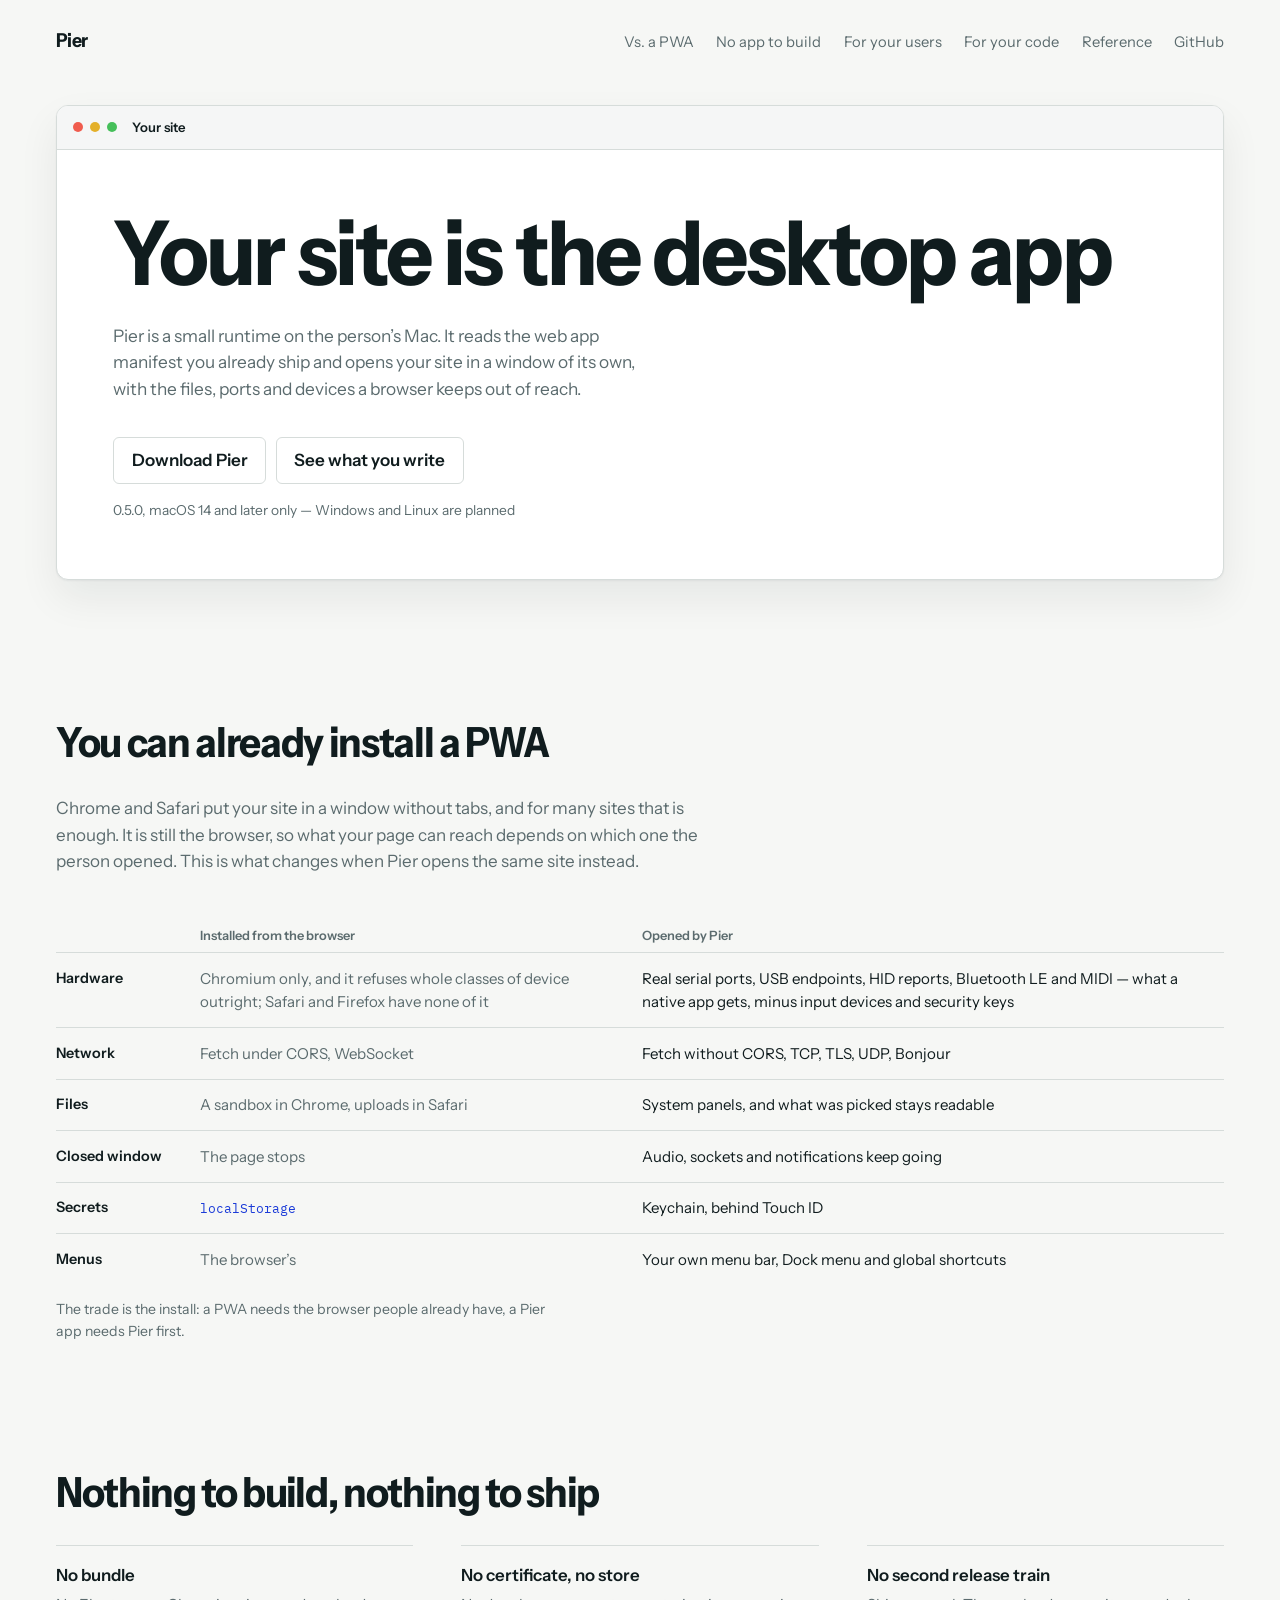
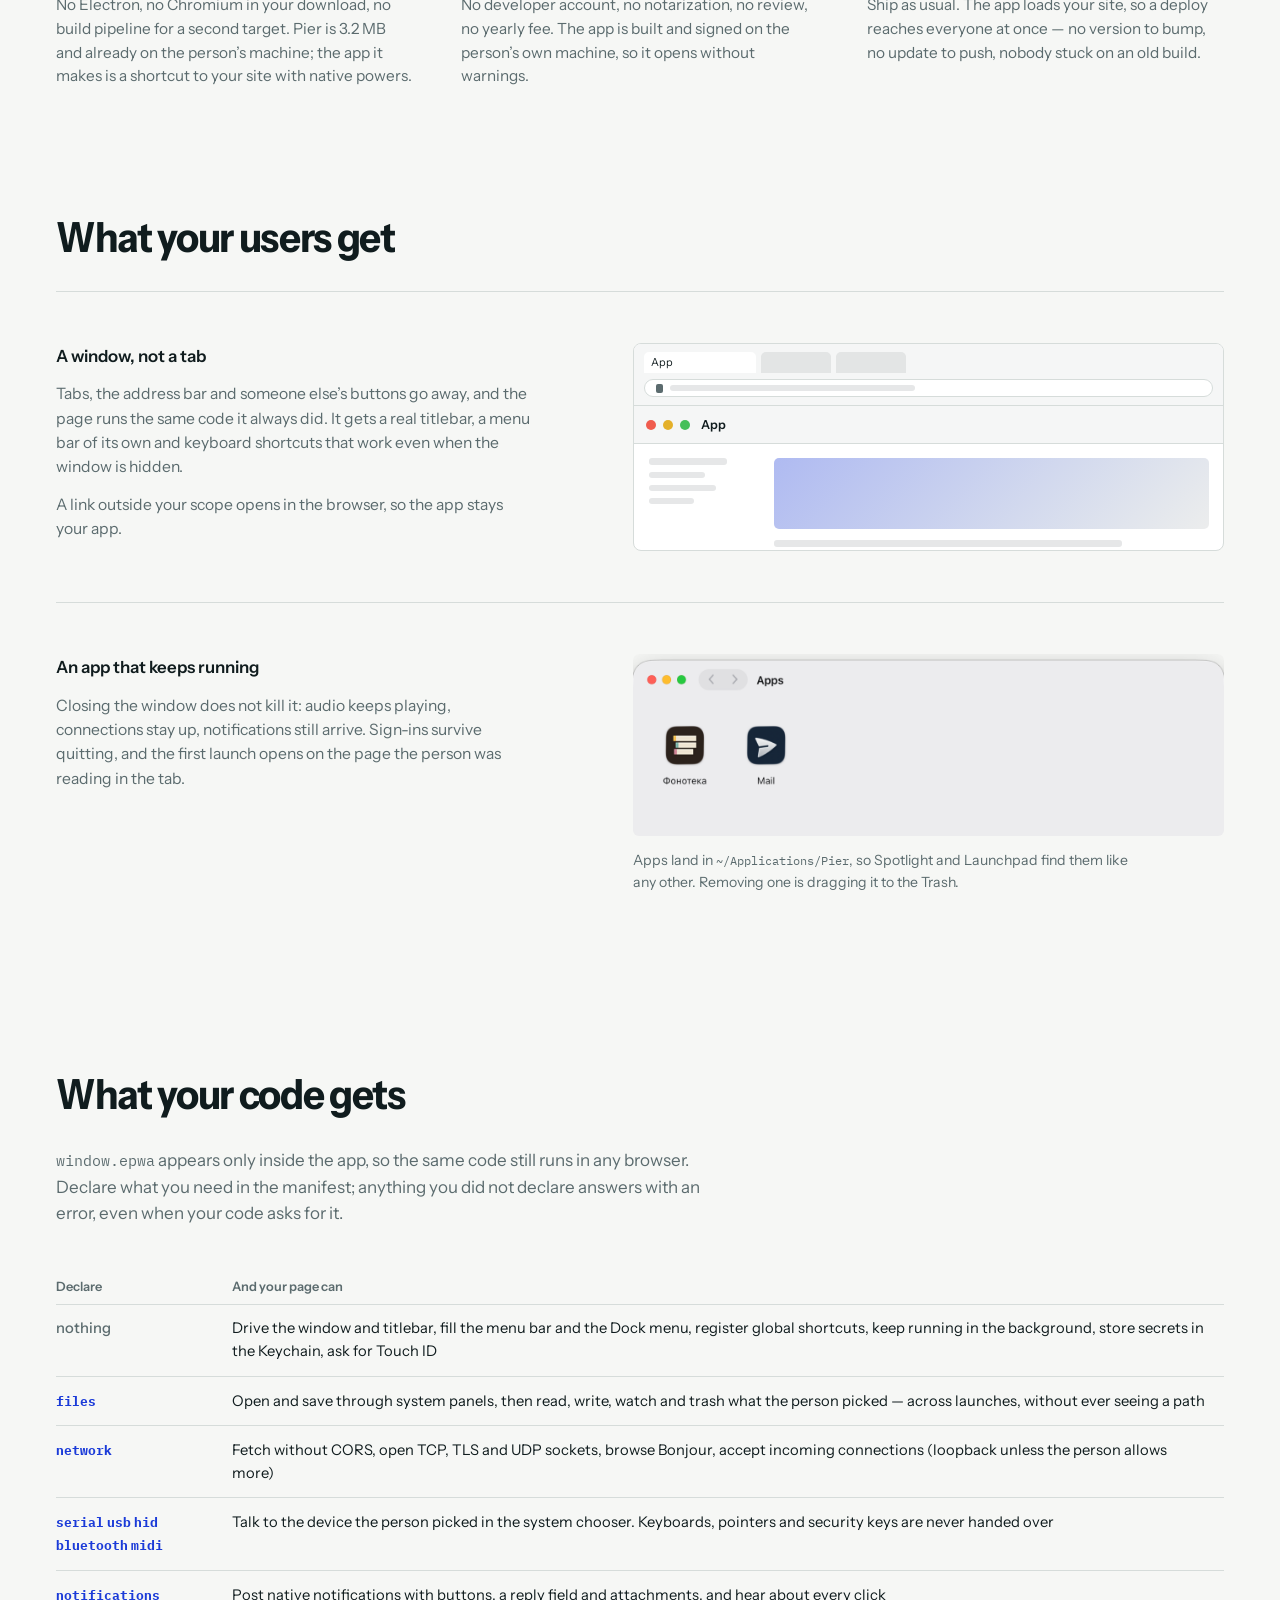
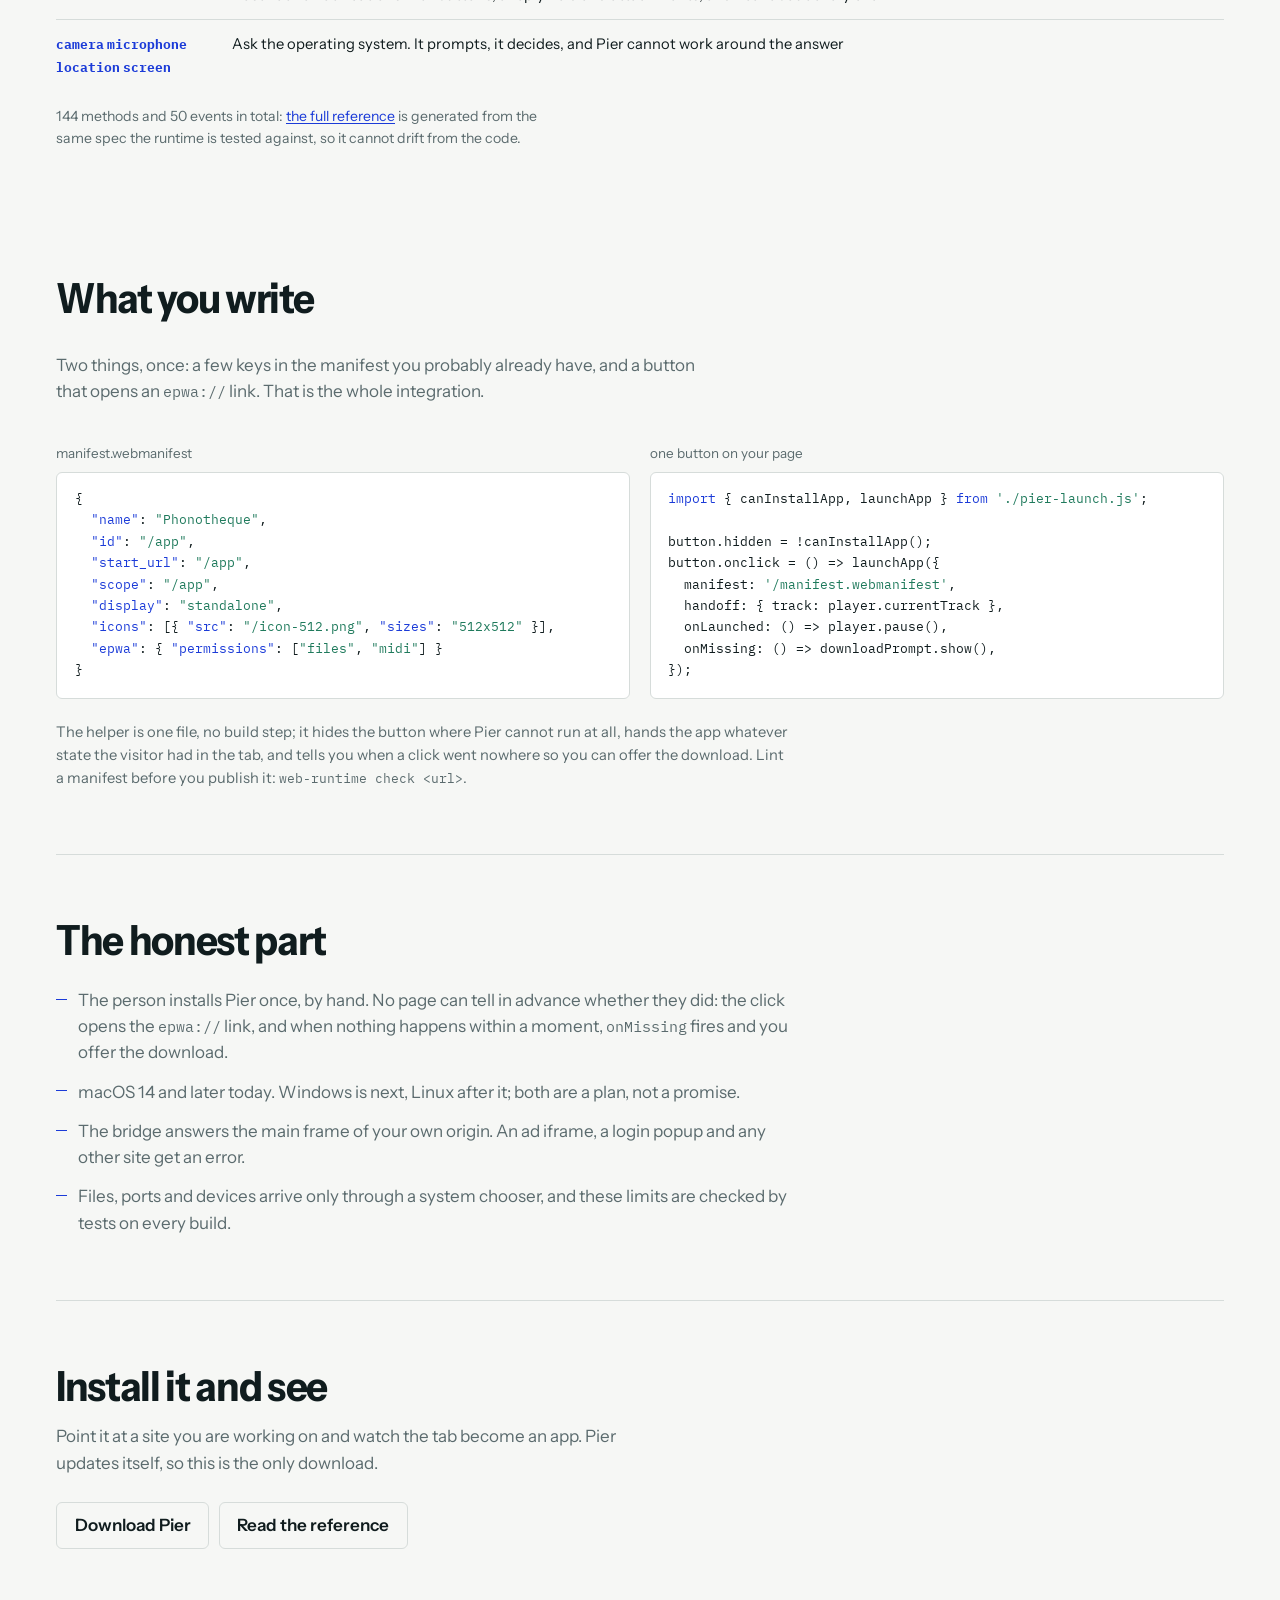
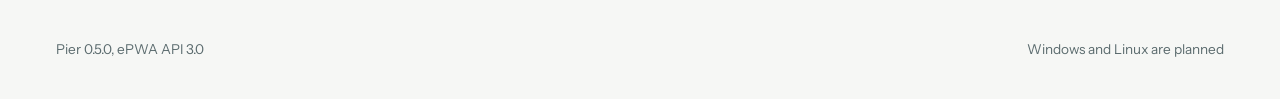
<file: index.html>
<!doctype html>
<html lang="en">
<head>
<meta charset="utf-8">
<meta name="viewport" content="width=device-width, initial-scale=1">
<title>Pier — turn your site into a desktop app</title>
<meta name="description" content="Pier turns a site with a web app manifest into a desktop app. Nothing to package, nothing to sign, nothing to submit: you deploy your site and the app follows.">
<link rel="manifest" href="manifest.webmanifest">
<meta name="theme-color" content="#0B1315">
<link rel="icon" href="icon.png">
<link rel="preconnect" href="https://fonts.googleapis.com">
<link rel="preconnect" href="https://fonts.gstatic.com" crossorigin>
<link href="https://fonts.googleapis.com/css2?family=Instrument+Sans:ital,wdth,wght@0,75..100,400..700;1,75..100,400..700&family=IBM+Plex+Mono:wght@400;500&display=swap" rel="stylesheet">
<link rel="stylesheet" href="style.css">
</head>
<body>

<header class="masthead">
  <span class="wordmark">Pier</span>
  <nav>
    <a href="#difference">Vs. a PWA</a>
    <a href="#nothing">No app to build</a>
    <a href="#users">For your users</a>
    <a href="#code">For your code</a>
    <a href="reference.html">Reference</a>
    <a href="https://github.com/roman-yerin/pier">GitHub</a>
  </nav>
</header>

<main>

<!-- Продукт показан на самой странице: герой сидит в окне приложения,
     с настоящим титлбаром и кнопками окна. Это графика, которая что-то
     утверждает, а не украшает. -->
<section class="hero">
  <div class="hero-titlebar" aria-hidden="true">
    <span class="lights"><i></i><i></i><i></i></span>
    <span class="hero-tab">Your site</span>
  </div>
  <div class="hero-body">
    <h1>Your site is the desktop app</h1>
    <p class="lede">
      Pier is a small runtime on the person’s Mac. It reads the web app manifest
      you already ship and opens your site in a window of its own, with the files,
      ports and devices a browser keeps out of reach.
    </p>
    <div class="actions">
      <a class="button primary" href="https://github.com/roman-yerin/pier/releases/latest/download/Pier.dmg" data-download>Download Pier</a>
      <a class="button" href="#ship">See what you write</a>
    </div>
    <p class="fineprint" id="fineprint">0.5.0, macOS 14 and later, 3.2 MB</p>
  </div>
</section>

<!-- Первое возражение читателя: «мой сайт и так ставится из браузера».
     Ответ обязан стоять сразу за героем и быть честным: не «лучше», а другое —
     и там, где у браузеров есть свой ответ (WebSerial, File System Access),
     это названо вслух. -->
<section id="difference" class="spine">
  <h2>You can already install a PWA</h2>
  <p class="section-lede">
    Chrome and Safari put your site in a window without tabs, and for many sites
    that is enough. It is still the browser, so what your page can reach depends
    on which one the person opened. This is what changes when Pier opens the same
    site instead.
  </p>

  <table class="versus">
    <thead>
      <tr>
        <td></td>
        <th scope="col">Installed from the browser</th>
        <th scope="col">Opened by Pier</th>
      </tr>
    </thead>
    <tbody>
      <tr>
        <th scope="row">Hardware</th>
        <td>Chromium only, and it refuses whole classes of device outright;
            Safari and Firefox have none of it</td>
        <td>Real serial ports, USB endpoints, HID reports, Bluetooth LE and MIDI —
            what a native app gets, minus input devices and security keys</td>
      </tr>
      <tr>
        <th scope="row">Network</th>
        <td>Fetch under CORS, WebSocket</td>
        <td>Fetch without CORS, TCP, TLS, UDP, Bonjour</td>
      </tr>
      <tr>
        <th scope="row">Files</th>
        <td>A sandbox in Chrome, uploads in Safari</td>
        <td>System panels, and what was picked stays readable</td>
      </tr>
      <tr>
        <th scope="row">Closed window</th>
        <td>The page stops</td>
        <td>Audio, sockets and notifications keep going</td>
      </tr>
      <tr>
        <th scope="row">Secrets</th>
        <td><code>localStorage</code></td>
        <td>Keychain, behind Touch ID</td>
      </tr>
      <tr>
        <th scope="row">Menus</th>
        <td>The browser’s</td>
        <td>Your own menu bar, Dock menu and global shortcuts</td>
      </tr>
    </tbody>
  </table>

  <p class="note">The trade is the install: a PWA needs the browser people
    already have, a Pier app needs Pier first.</p>
</section>

<!-- Первое, что нужно знать человеку с сайтом: работы по упаковке нет вовсе.
     Это и есть довод, а ключи манифеста — подробность, и лежат ниже. -->
<section id="nothing" class="nothing">
  <h2>Nothing to build, nothing to ship</h2>
  <div class="claims">
    <article>
      <h3 class="plain">No bundle</h3>
      <p>No Electron, no Chromium in your download, no build pipeline for a
         second target. Pier is 3.2 MB and already on the person’s machine; the
         app it makes is a shortcut to your site with native powers.</p>
    </article>
    <article>
      <h3 class="plain">No certificate, no store</h3>
      <p>No developer account, no notarization, no review, no yearly fee. The
         app is built and signed on the person’s own machine, so it opens
         without warnings.</p>
    </article>
    <article>
      <h3 class="plain">No second release train</h3>
      <p>Ship as usual. The app loads your site, so a deploy reaches everyone at
         once — no version to bump, no update to push, nobody stuck on an old
         build.</p>
    </article>
  </div>
</section>

<section id="users" class="spine">
  <h2>What your users get</h2>

  <article class="row">
    <div class="row-source">
      <h3 class="plain">A window, not a tab</h3>
      <p>Tabs, the address bar and someone else’s buttons go away, and the page
         runs the same code it always did. It gets a real titlebar, a menu bar of
         its own and keyboard shortcuts that work even when the window is hidden.</p>
      <p>A link outside your scope opens in the browser, so the app stays your
         app.</p>
    </div>
    <!-- Единственное движение на странице: браузерная обвязка уходит, остаётся окно. -->
    <div class="row-result stage" aria-hidden="true">
      <div class="frame">
        <div class="chrome-browser">
          <div class="tabs"><span class="tab active">App</span><span class="tab"></span><span class="tab"></span></div>
          <div class="urlbar"><span class="lock"></span><span class="bar w50"></span></div>
        </div>
        <div class="chrome-app">
          <span class="lights"><i></i><i></i><i></i></span>
          <span class="app-name">App</span>
        </div>
        <div class="page">
          <div class="page-side"><span class="bar w70"></span><span class="bar w50"></span><span class="bar w60"></span><span class="bar w40"></span></div>
          <div class="page-main"><div class="art"></div><span class="bar w80"></span><span class="bar w60"></span></div>
        </div>
      </div>
    </div>
  </article>

  <article class="row">
    <div class="row-source">
      <h3 class="plain">An app that keeps running</h3>
      <p>Closing the window does not kill it: audio keeps playing, connections
         stay up, notifications still arrive. Sign-ins survive quitting, and the
         first launch opens on the page the person was reading in the tab.</p>
    </div>
    <figure class="row-result">
      <img src="pier-home.png" alt="The Pier window listing two installed apps" width="1400" height="430">
      <figcaption>Apps land in <code>~/Applications/Pier</code>, so Spotlight and
        Launchpad find them like any other. Removing one is dragging it to the
        Trash.</figcaption>
    </figure>
  </article>
</section>

<section id="code" class="spine">
  <h2>What your code gets</h2>
  <p class="section-lede">
    <code>window.epwa</code> appears only inside the app, so the same code still
    runs in any browser. Declare what you need in the manifest; anything you did
    not declare answers with an error, even when your code asks for it.
  </p>

  <table class="api">
    <thead>
      <tr><th scope="col">Declare</th><th scope="col">And your page can</th></tr>
    </thead>
    <tbody>
      <tr>
        <th scope="row">nothing</th>
        <td>Drive the window and titlebar, fill the menu bar and the Dock menu, register global shortcuts, keep running in the background, store secrets in the Keychain, ask for Touch ID</td>
      </tr>
      <tr>
        <th scope="row"><code>files</code></th>
        <td>Open and save through system panels, then read, write, watch and trash what the person picked — across launches, without ever seeing a path</td>
      </tr>
      <tr>
        <th scope="row"><code>network</code></th>
        <td>Fetch without CORS, open TCP, TLS and UDP sockets, browse Bonjour, accept incoming connections (loopback unless the person allows more)</td>
      </tr>
      <tr>
        <th scope="row"><code>serial</code> <code>usb</code> <code>hid</code> <code>bluetooth</code> <code>midi</code></th>
        <td>Talk to the device the person picked in the system chooser. Keyboards, pointers and security keys are never handed over</td>
      </tr>
      <tr>
        <th scope="row"><code>notifications</code></th>
        <td>Post native notifications with buttons, a reply field and attachments, and hear about every click</td>
      </tr>
      <tr>
        <th scope="row"><code>camera</code> <code>microphone</code> <code>location</code> <code>screen</code></th>
        <td>Ask the operating system. It prompts, it decides, and Pier cannot work around the answer</td>
      </tr>
    </tbody>
  </table>
  <p class="note">144 methods and 50 events in total:
    <a href="reference.html">the full reference</a> is generated from the same
    spec the runtime is tested against, so it cannot drift from the code.</p>
</section>

<section id="ship" class="spine">
  <h2>What you write</h2>
  <p class="section-lede">
    Two things, once: a few keys in the manifest you probably already have, and a
    button that opens an <code>epwa://</code> link. That is the whole integration.
  </p>

  <div class="code-pair">
    <figure>
      <figcaption>manifest.webmanifest</figcaption>
<pre><code class="lang-json">{
  "name": "Phonotheque",
  "id": "/app",
  "start_url": "/app",
  "scope": "/app",
  "display": "standalone",
  "icons": [{ "src": "/icon-512.png", "sizes": "512x512" }],
  "epwa": { "permissions": ["files", "midi"] }
}</code></pre>
    </figure>
    <figure>
      <figcaption>one button on your page</figcaption>
<pre><code class="lang-js">import { canInstallApp, launchApp } from './pier-launch.js';

button.hidden = !canInstallApp();
button.onclick = () =&gt; launchApp({
  manifest: '/manifest.webmanifest',
  handoff: { track: player.currentTrack },
  onLaunched: () =&gt; player.pause(),
  onMissing: () =&gt; downloadPrompt.show(),
});</code></pre>
    </figure>
  </div>

  <p class="aside">The helper is one file, no build step; it hides the button
    where Pier cannot run at all, hands the app whatever state the visitor had in
    the tab, and tells you when a click went nowhere so you can offer the
    download. Lint a manifest before you publish it:
    <code>web-runtime check &lt;url&gt;</code>.</p>
</section>

<section id="limits">
  <h2>The honest part</h2>
  <ul class="limits">
    <li>The person installs Pier once, by hand. No page can tell in advance
        whether they did: the click opens the <code>epwa://</code> link, and when
        nothing happens within a moment, <code>onMissing</code> fires and you
        offer the download.</li>
    <li>macOS 14 and later today. Windows is next, Linux after it; both are a
        plan, not a promise.</li>
    <li>The bridge answers the main frame of your own origin. An ad iframe, a
        login popup and any other site get an error.</li>
    <li>Files, ports and devices arrive only through a system chooser, and these
        limits are checked by tests on every build.</li>
  </ul>
</section>

<section class="closing">
  <h2>Install it and see</h2>
  <p>Point it at a site you are working on and watch the tab become an app. Pier
     updates itself, so this is the only download.</p>
  <div class="actions">
    <a class="button primary" href="https://github.com/roman-yerin/pier/releases/latest/download/Pier.dmg" data-download>Download Pier</a>
    <a class="button" href="reference.html">Read the reference</a>
  </div>
</section>

</main>

<footer>
  <span>Pier 0.5.0, ePWA API 3.0</span>
  <span>Windows and Linux are planned</span>
</footer>

<script type="module" src="site.js"></script>
</body>
</html>
</file>
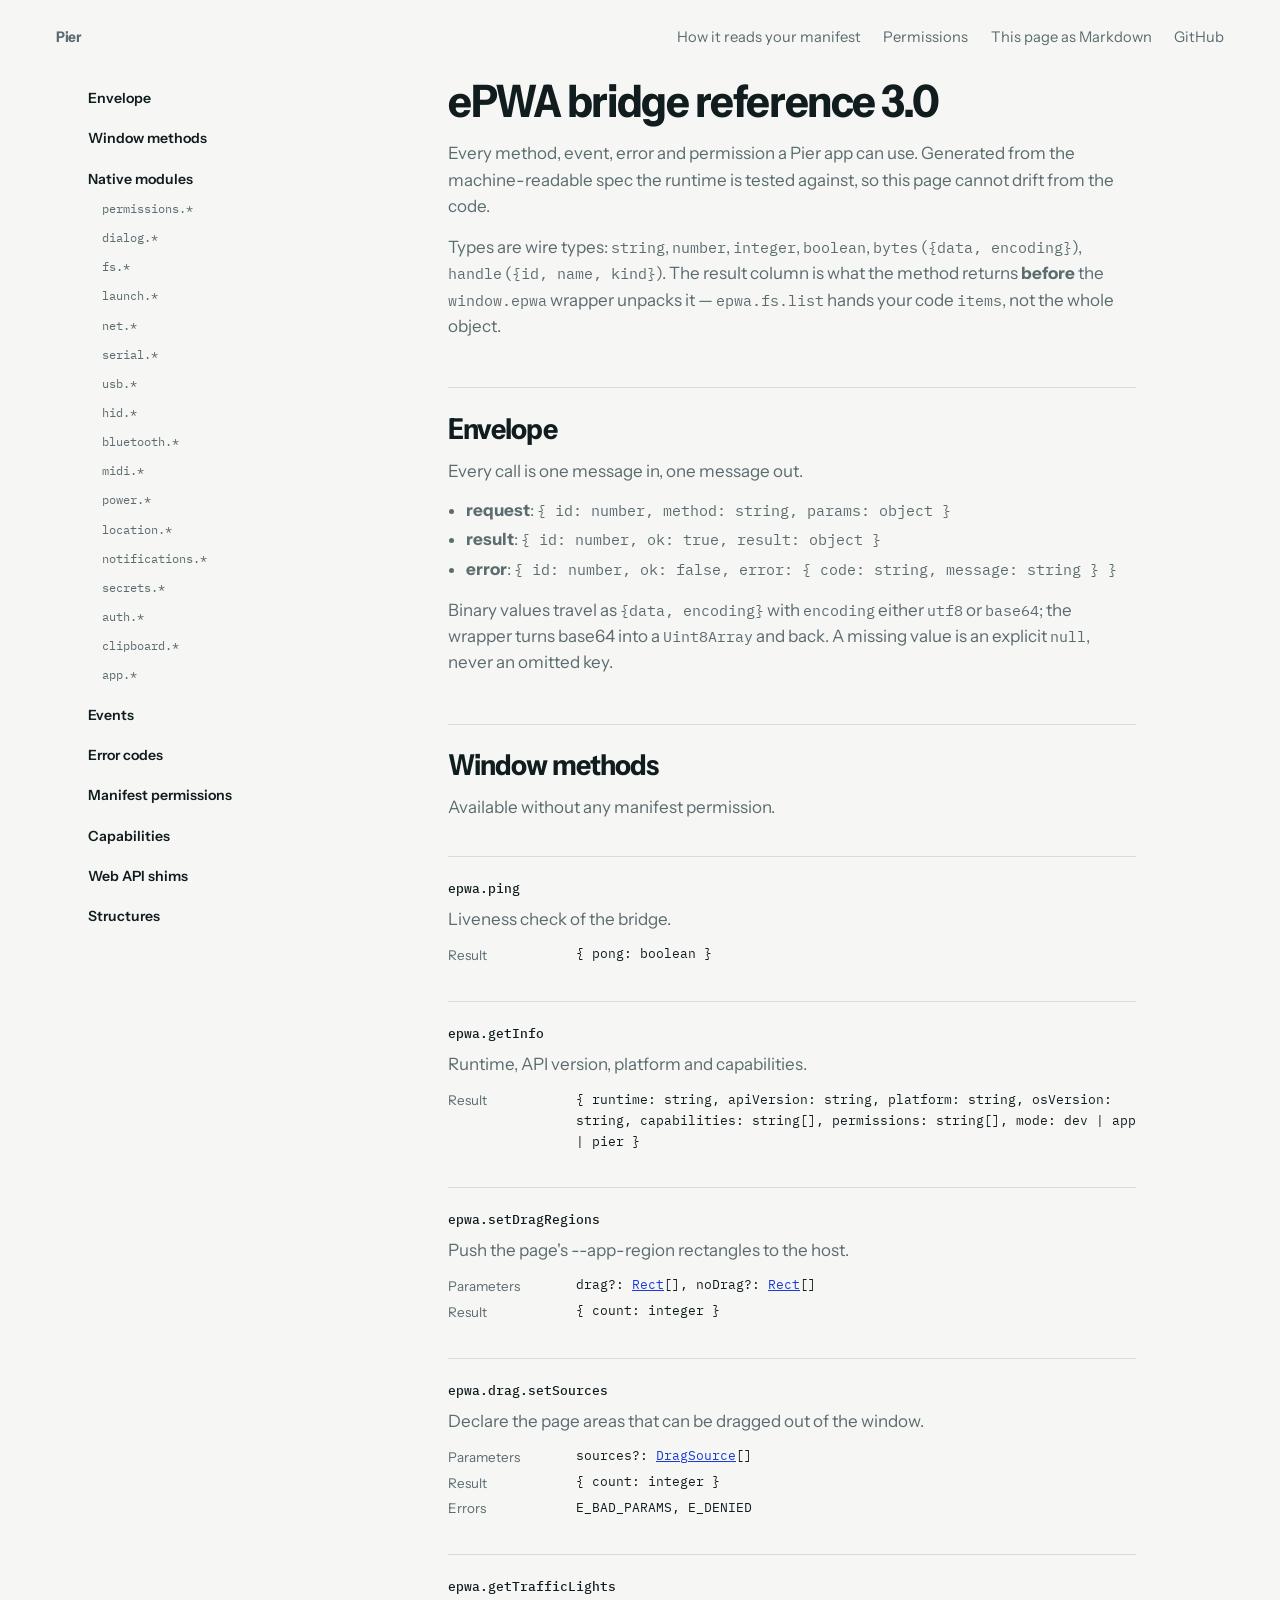
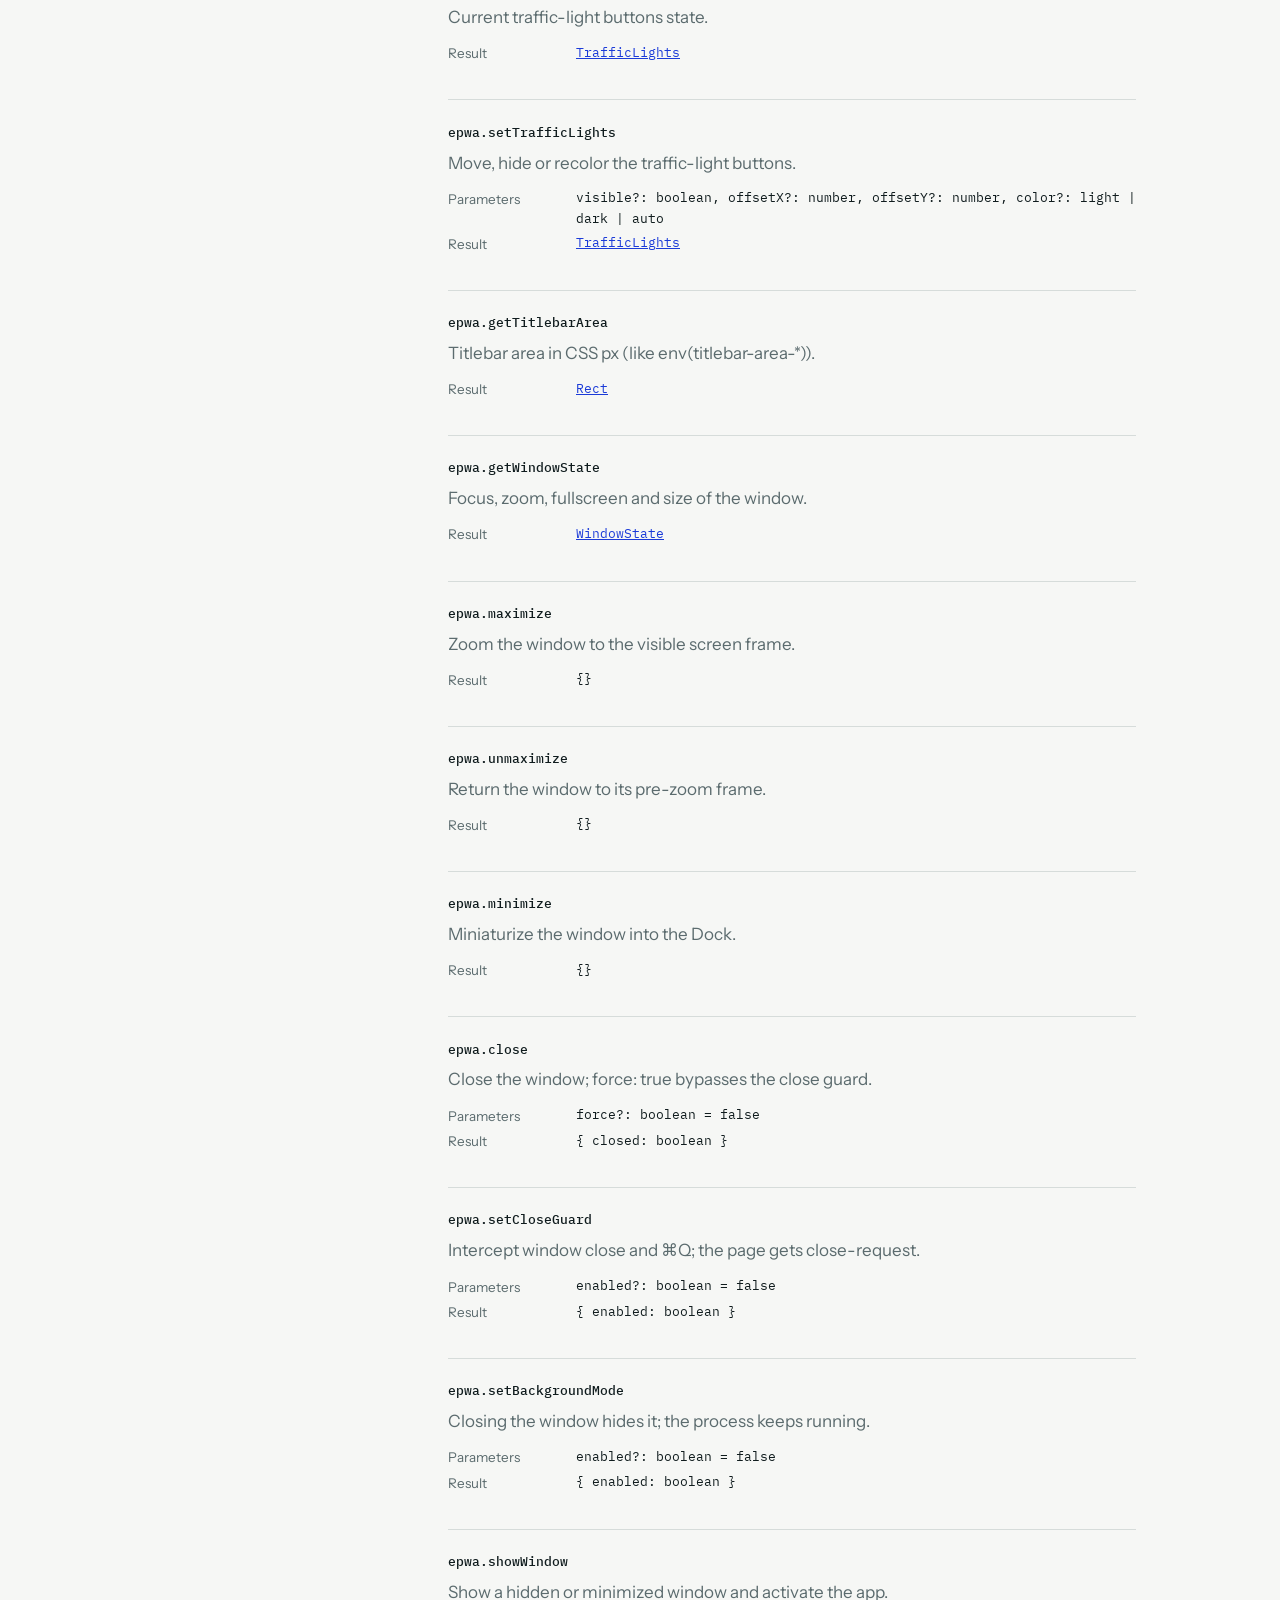
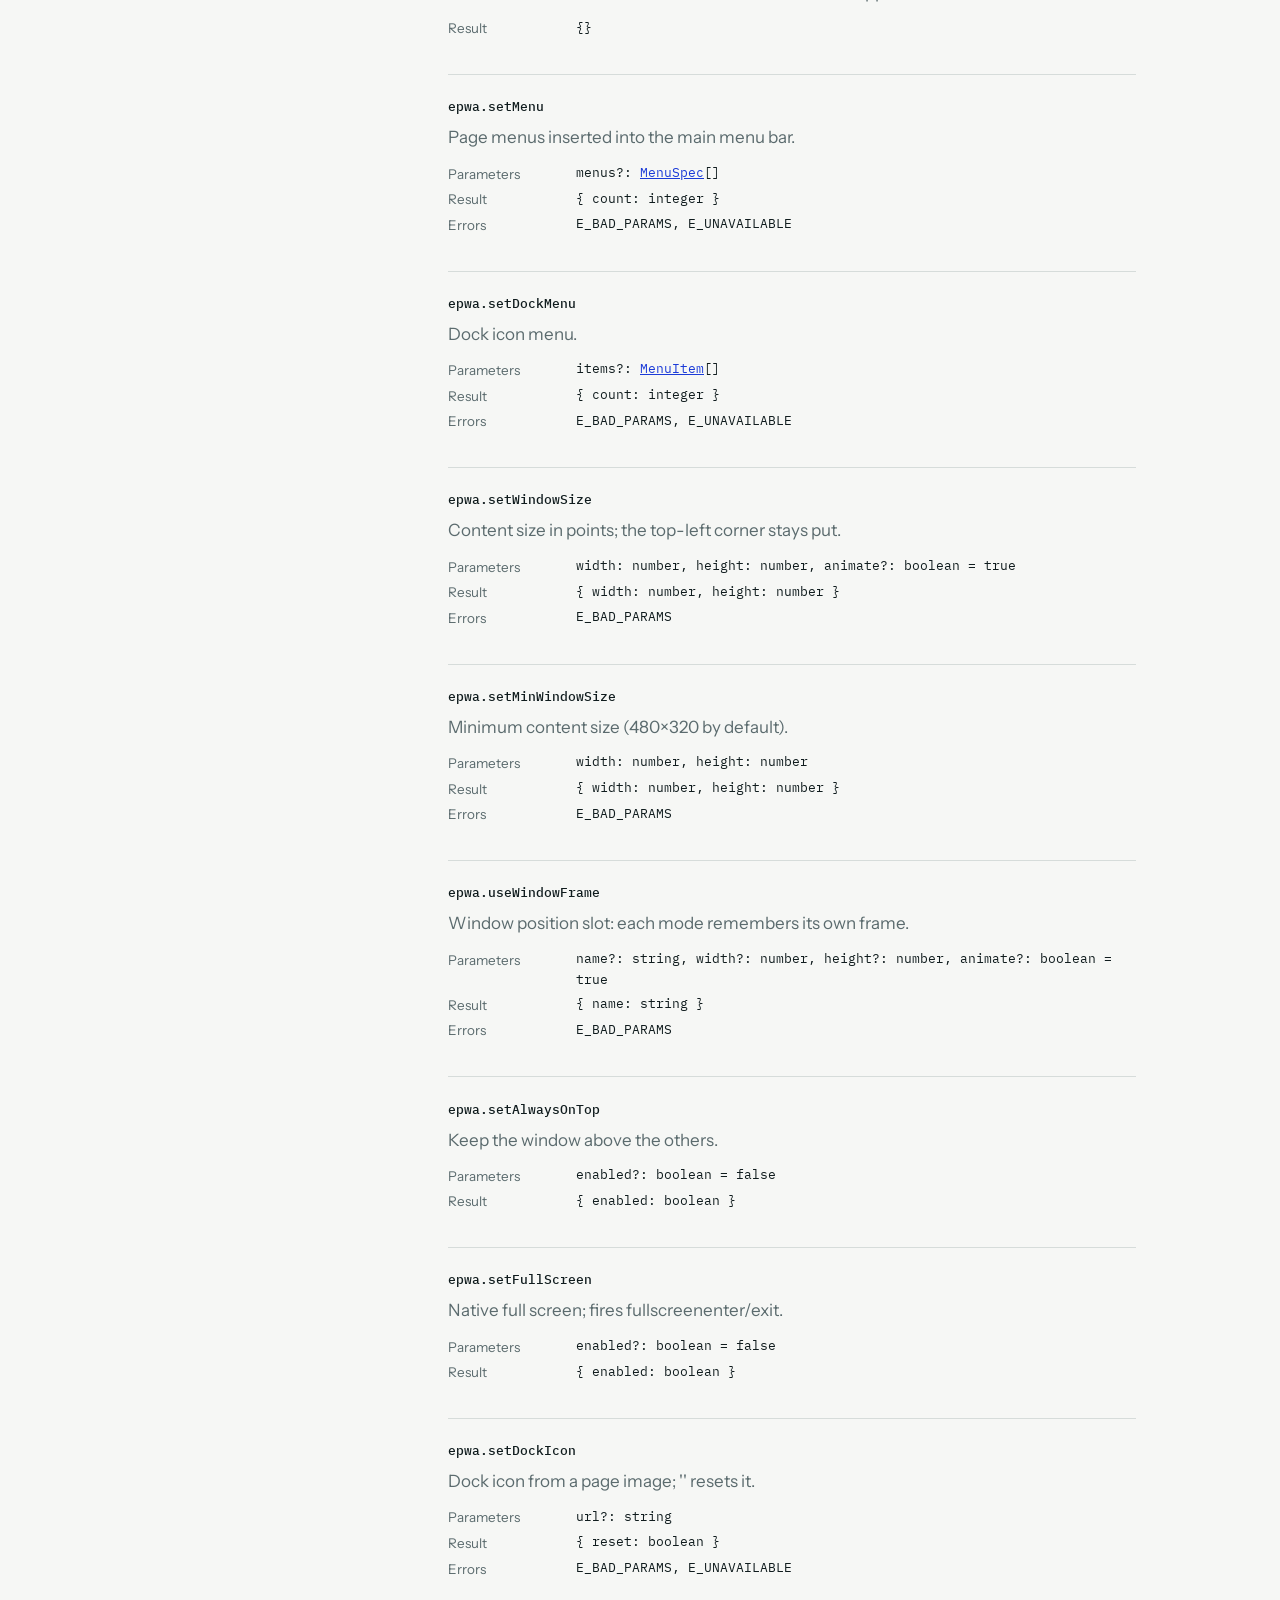
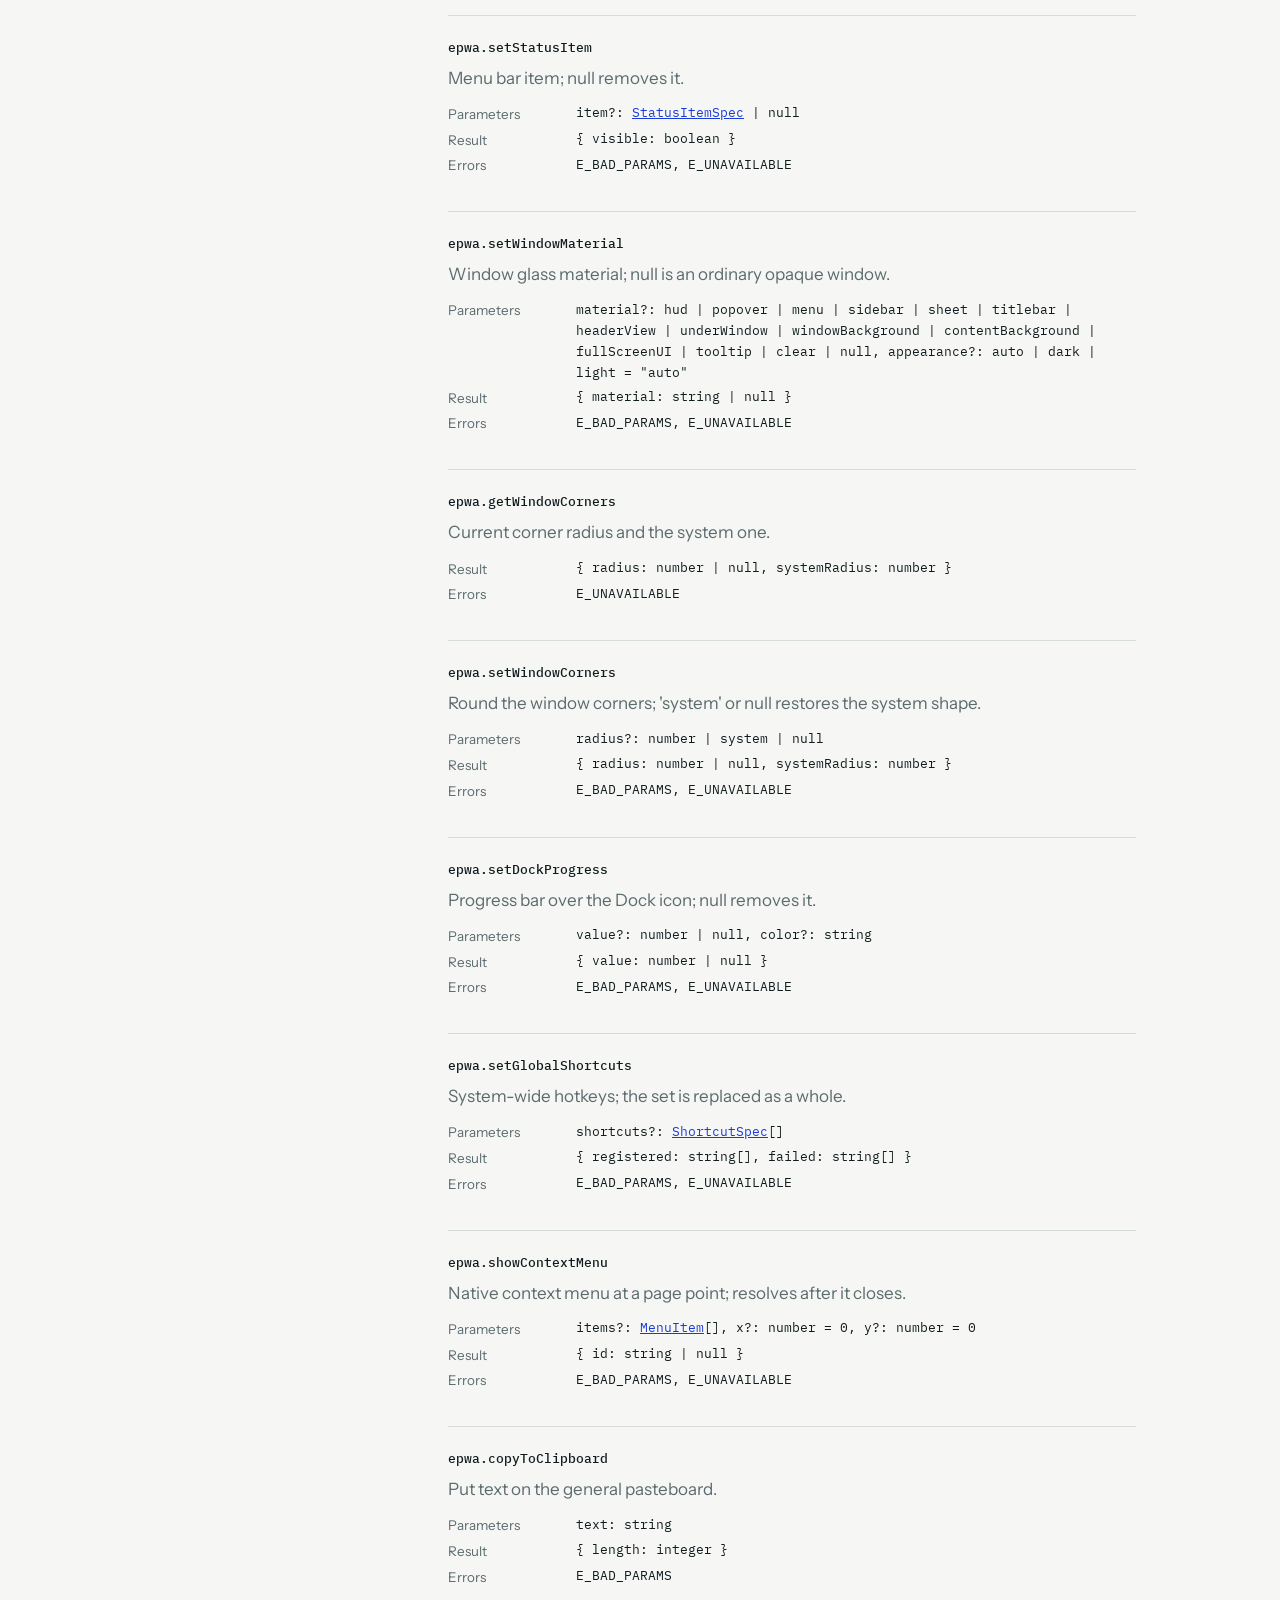
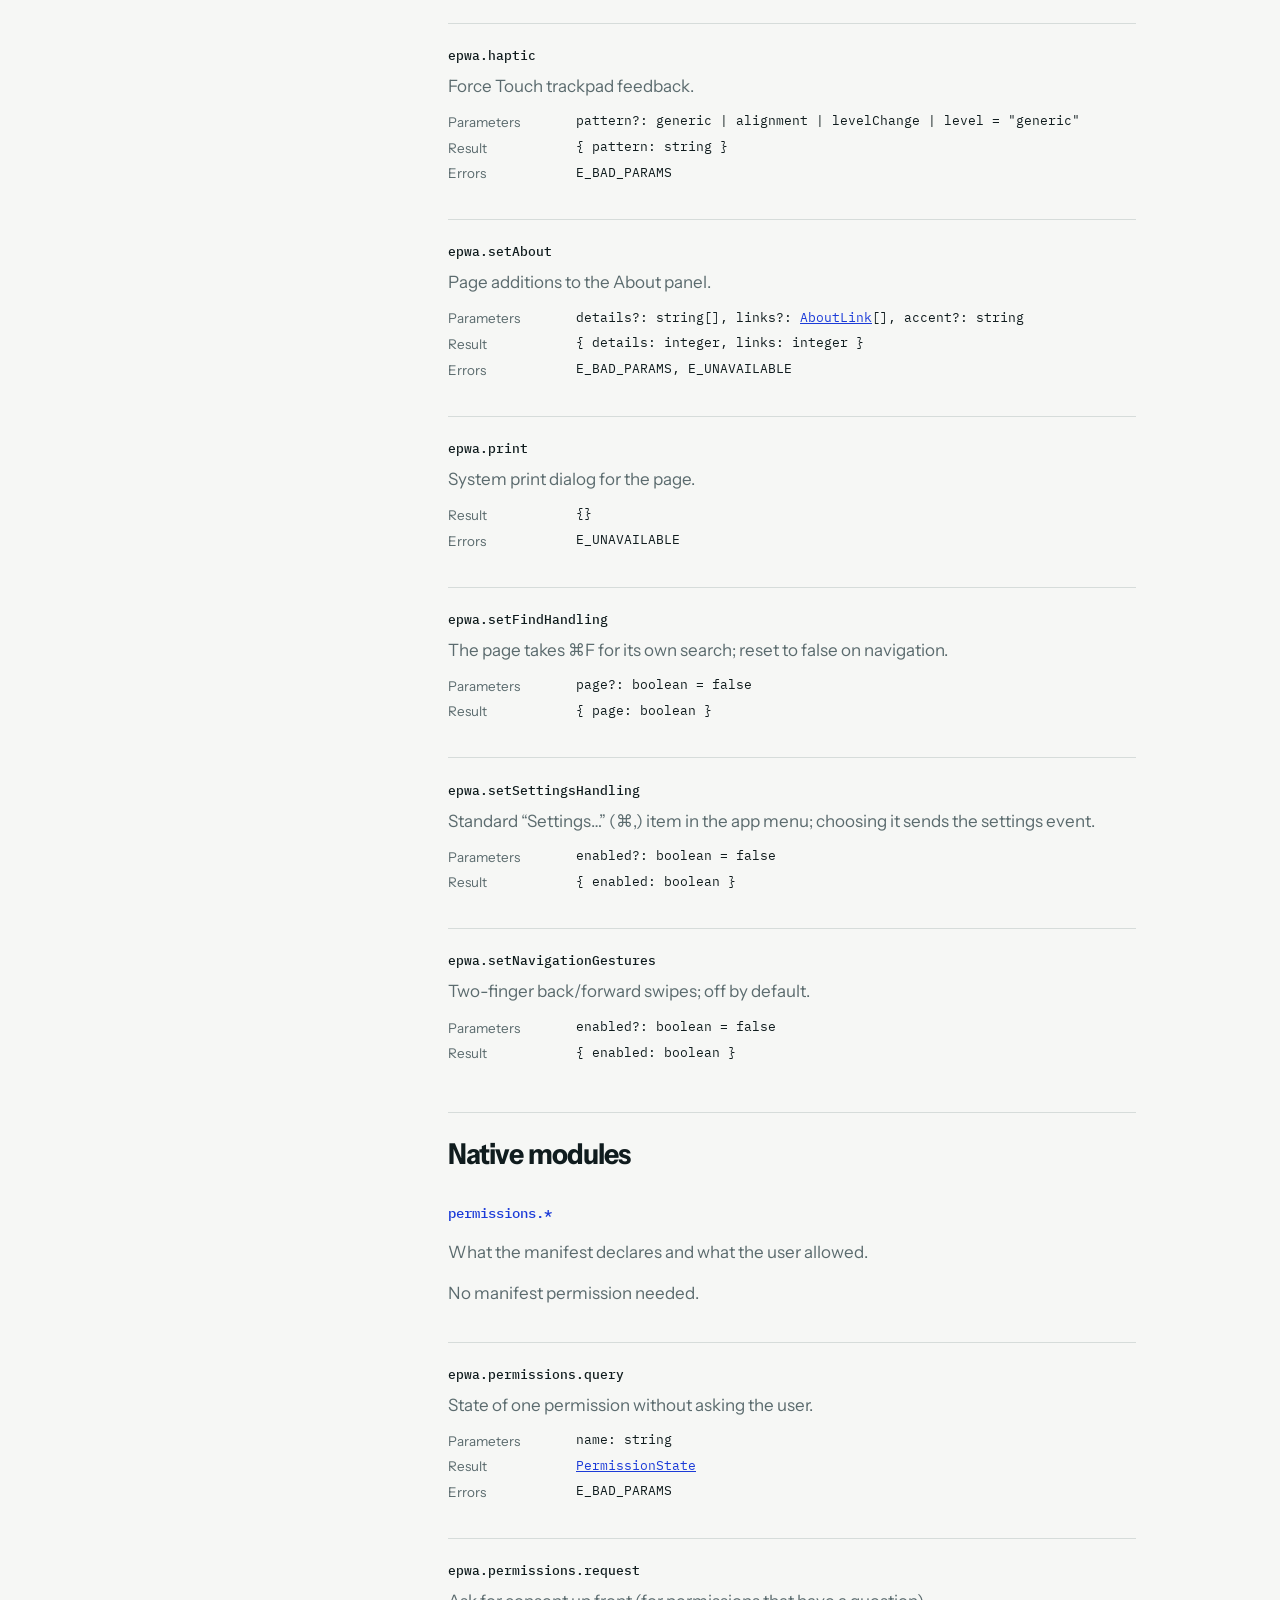
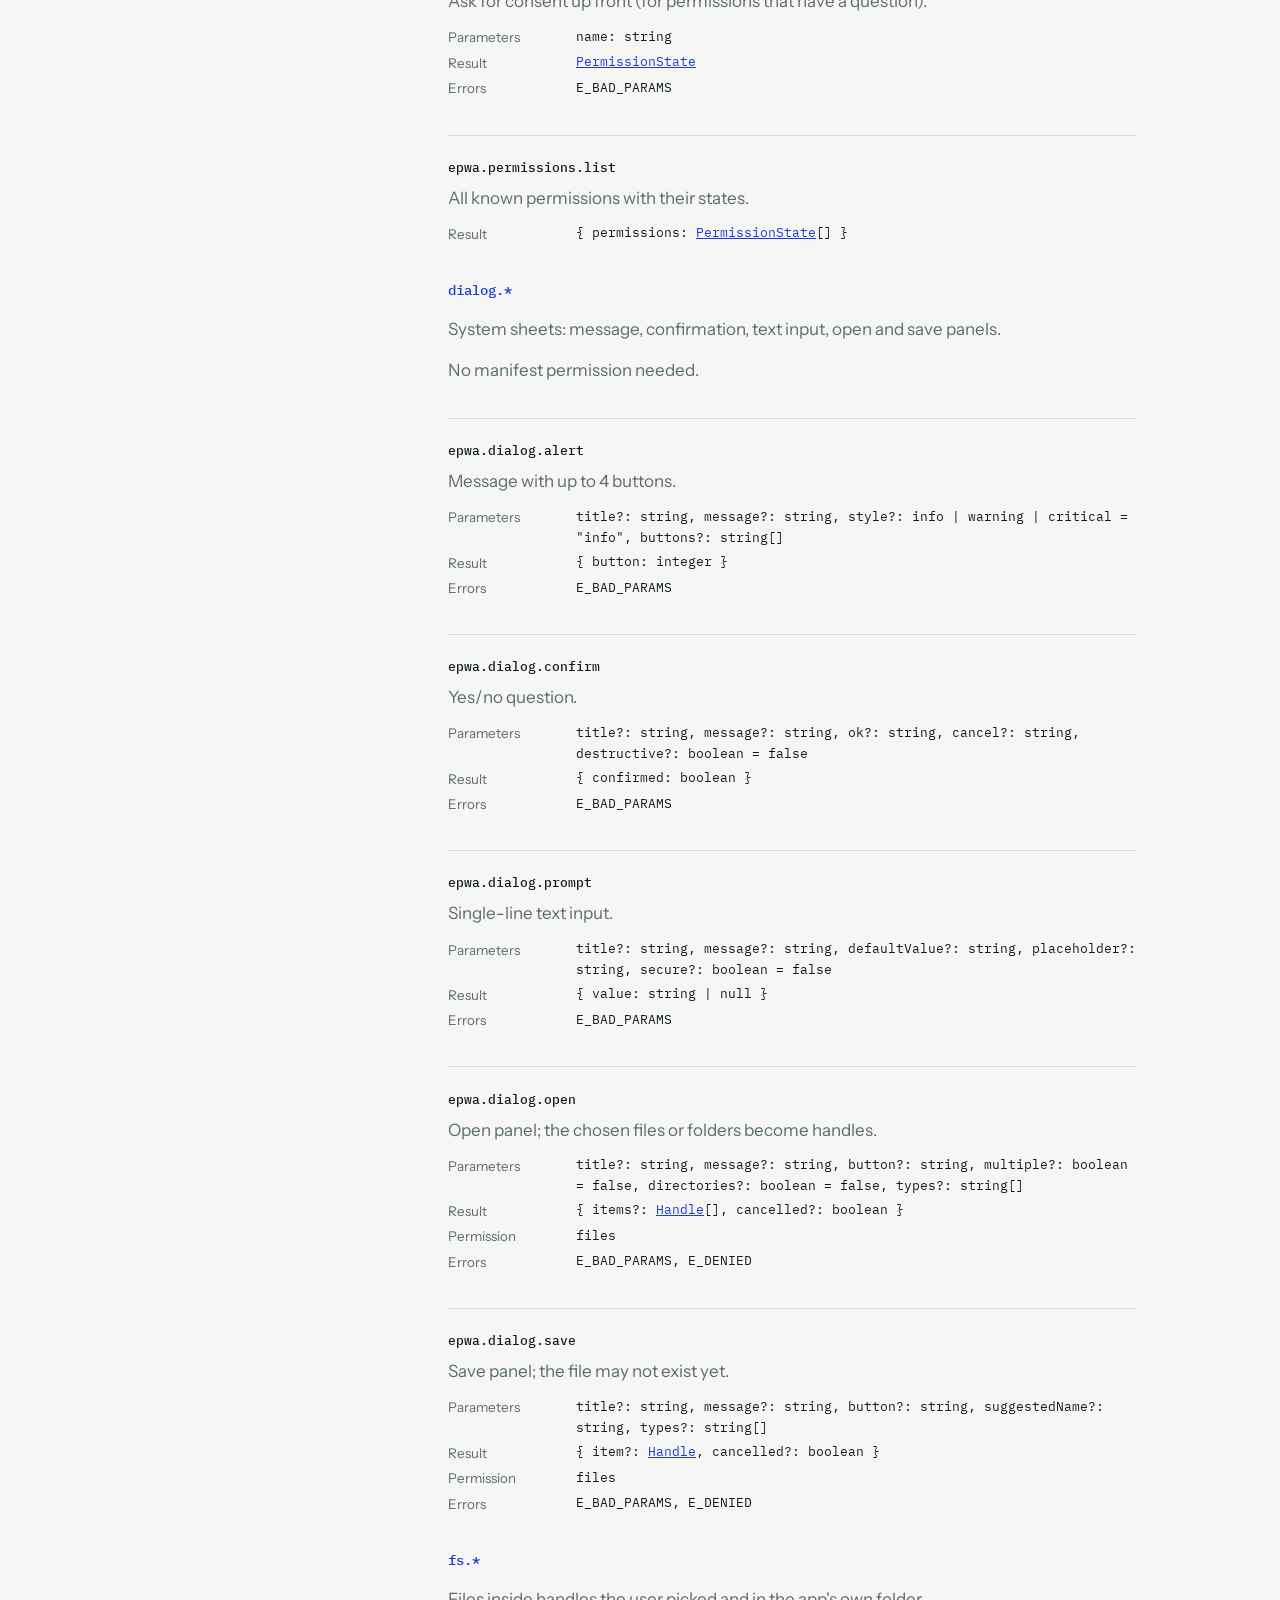
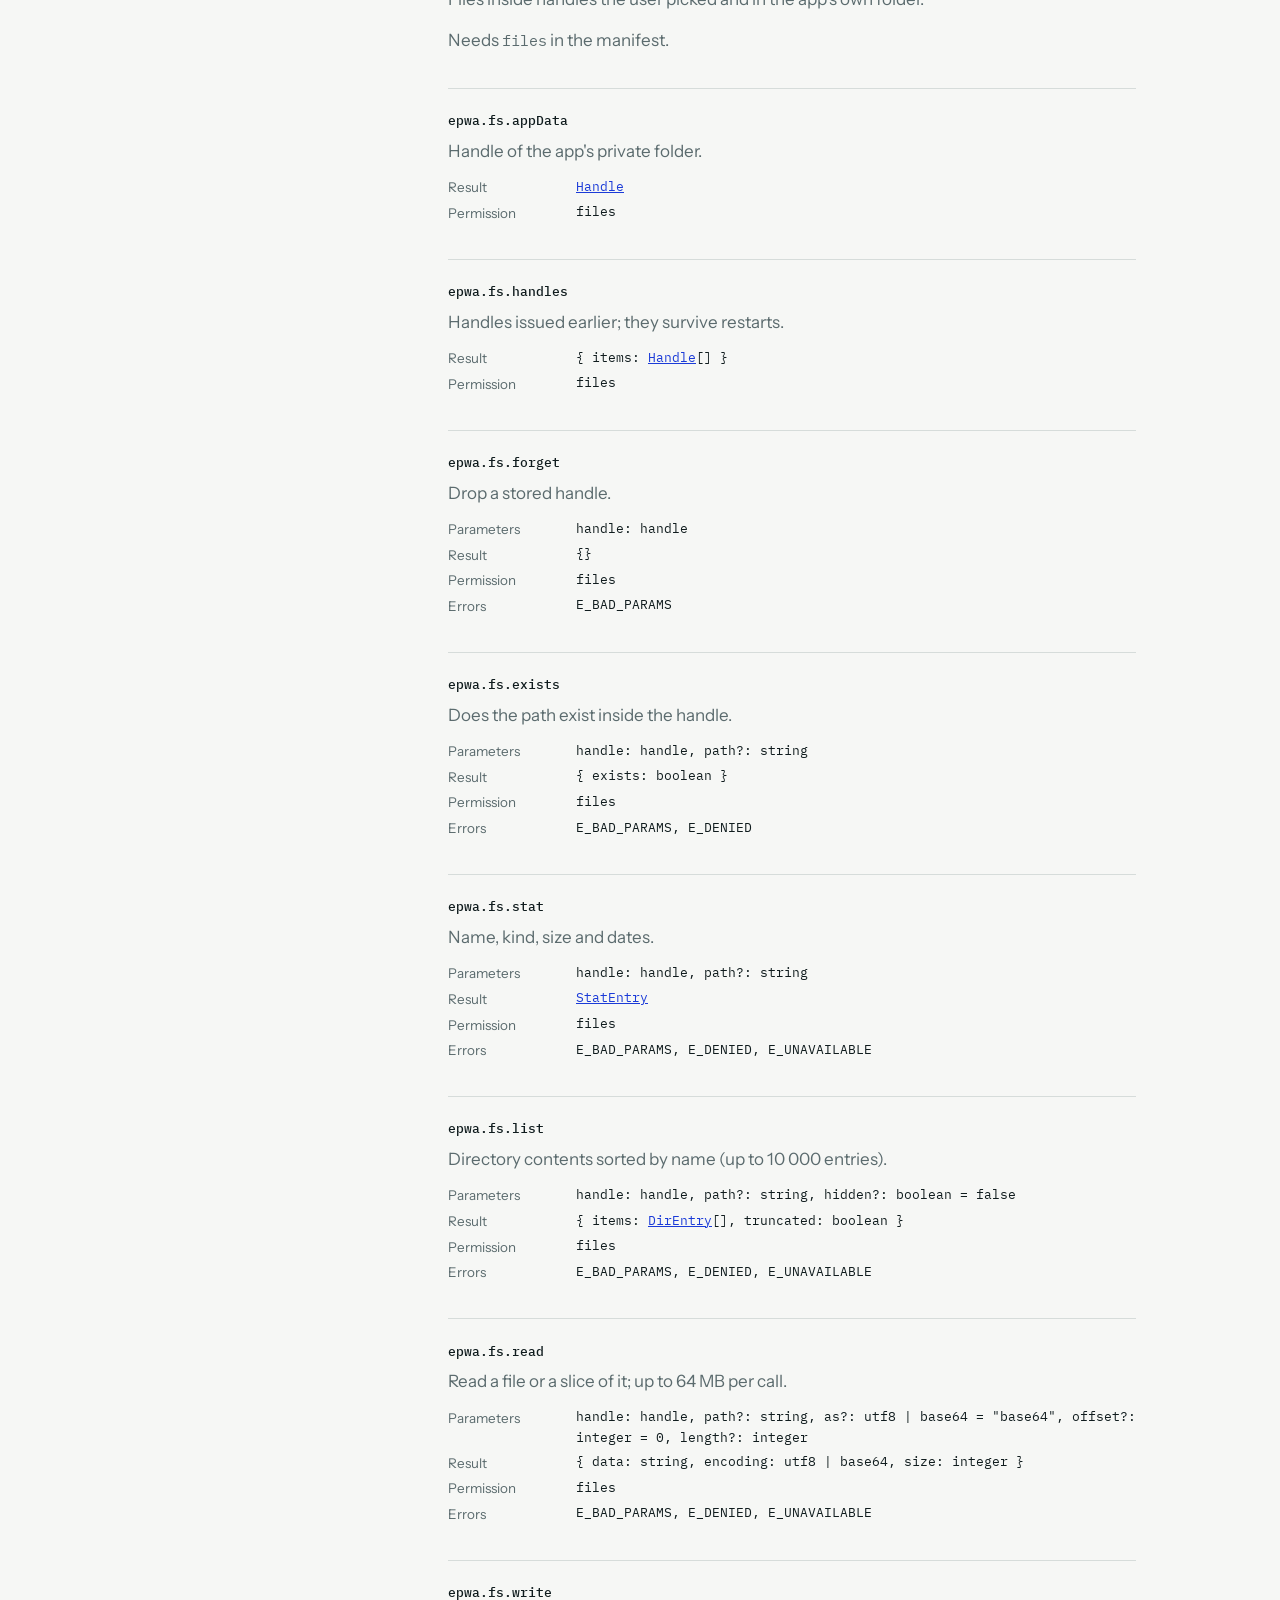
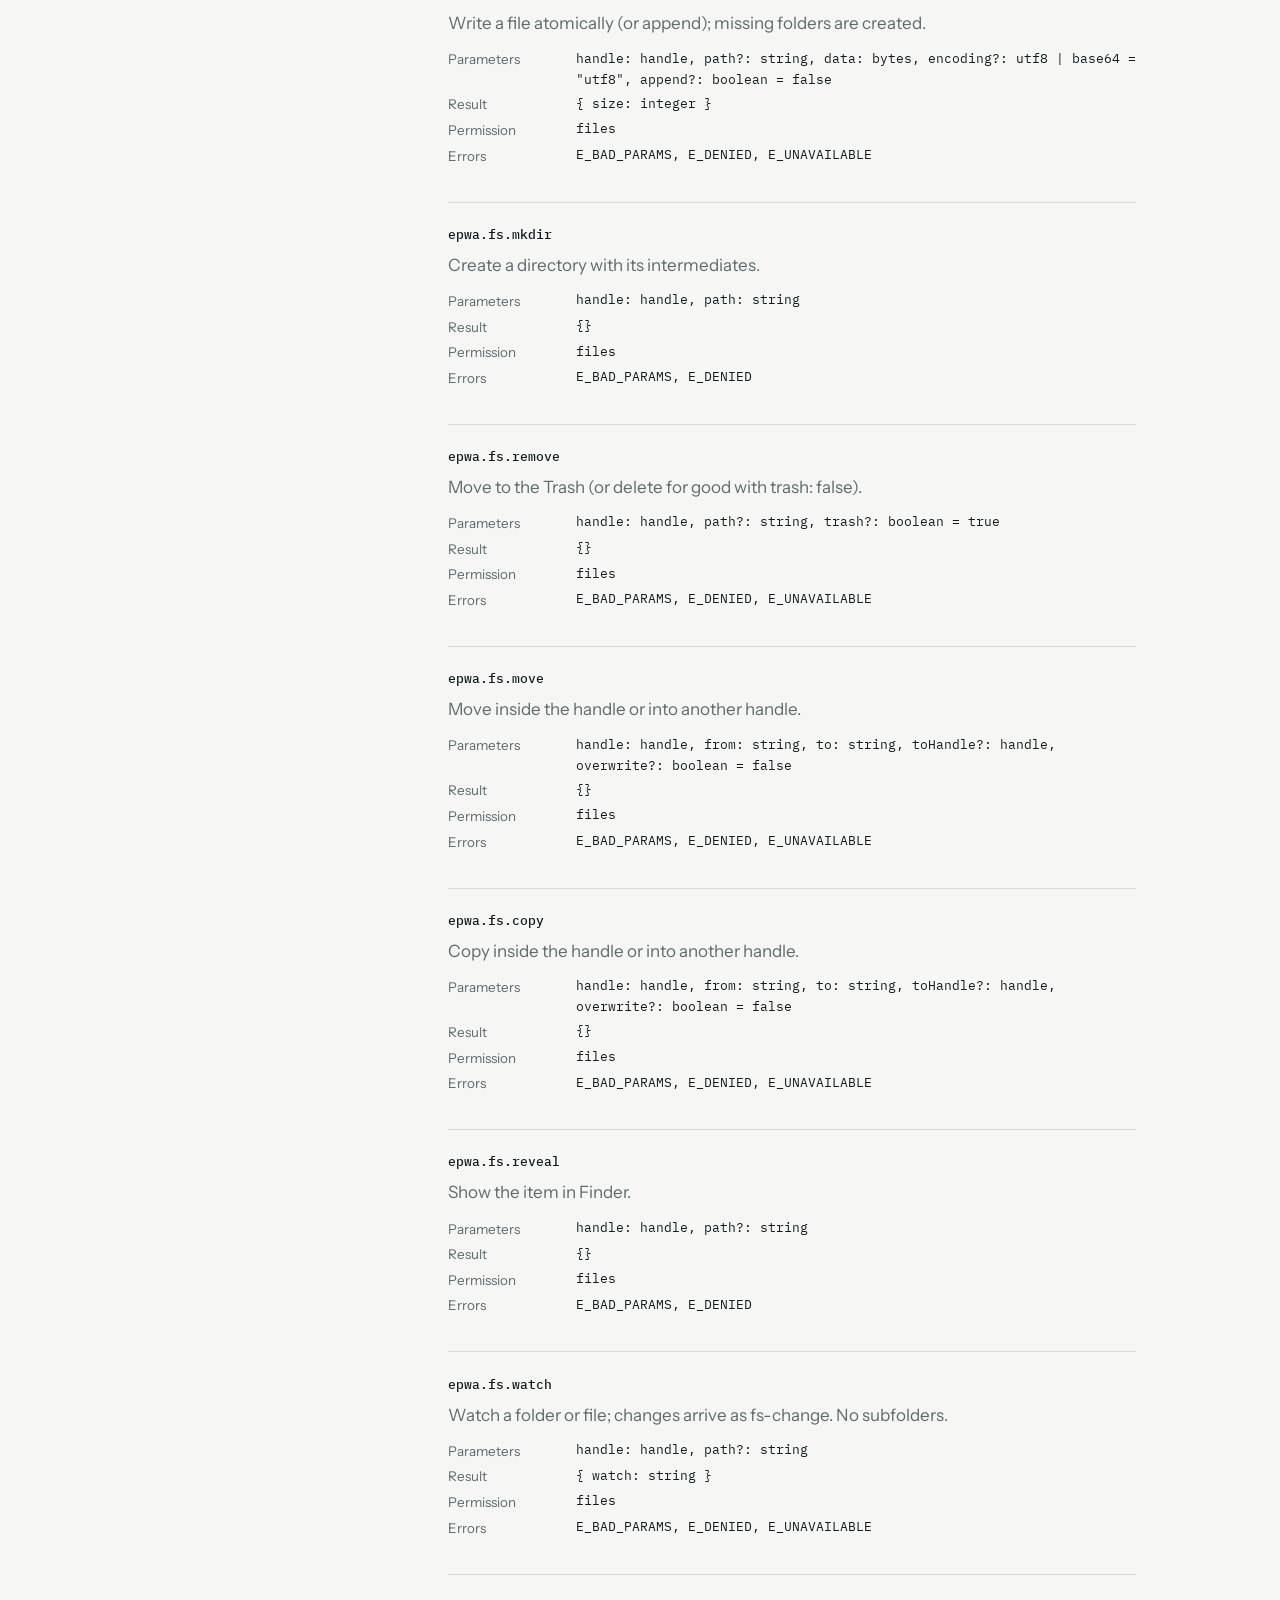
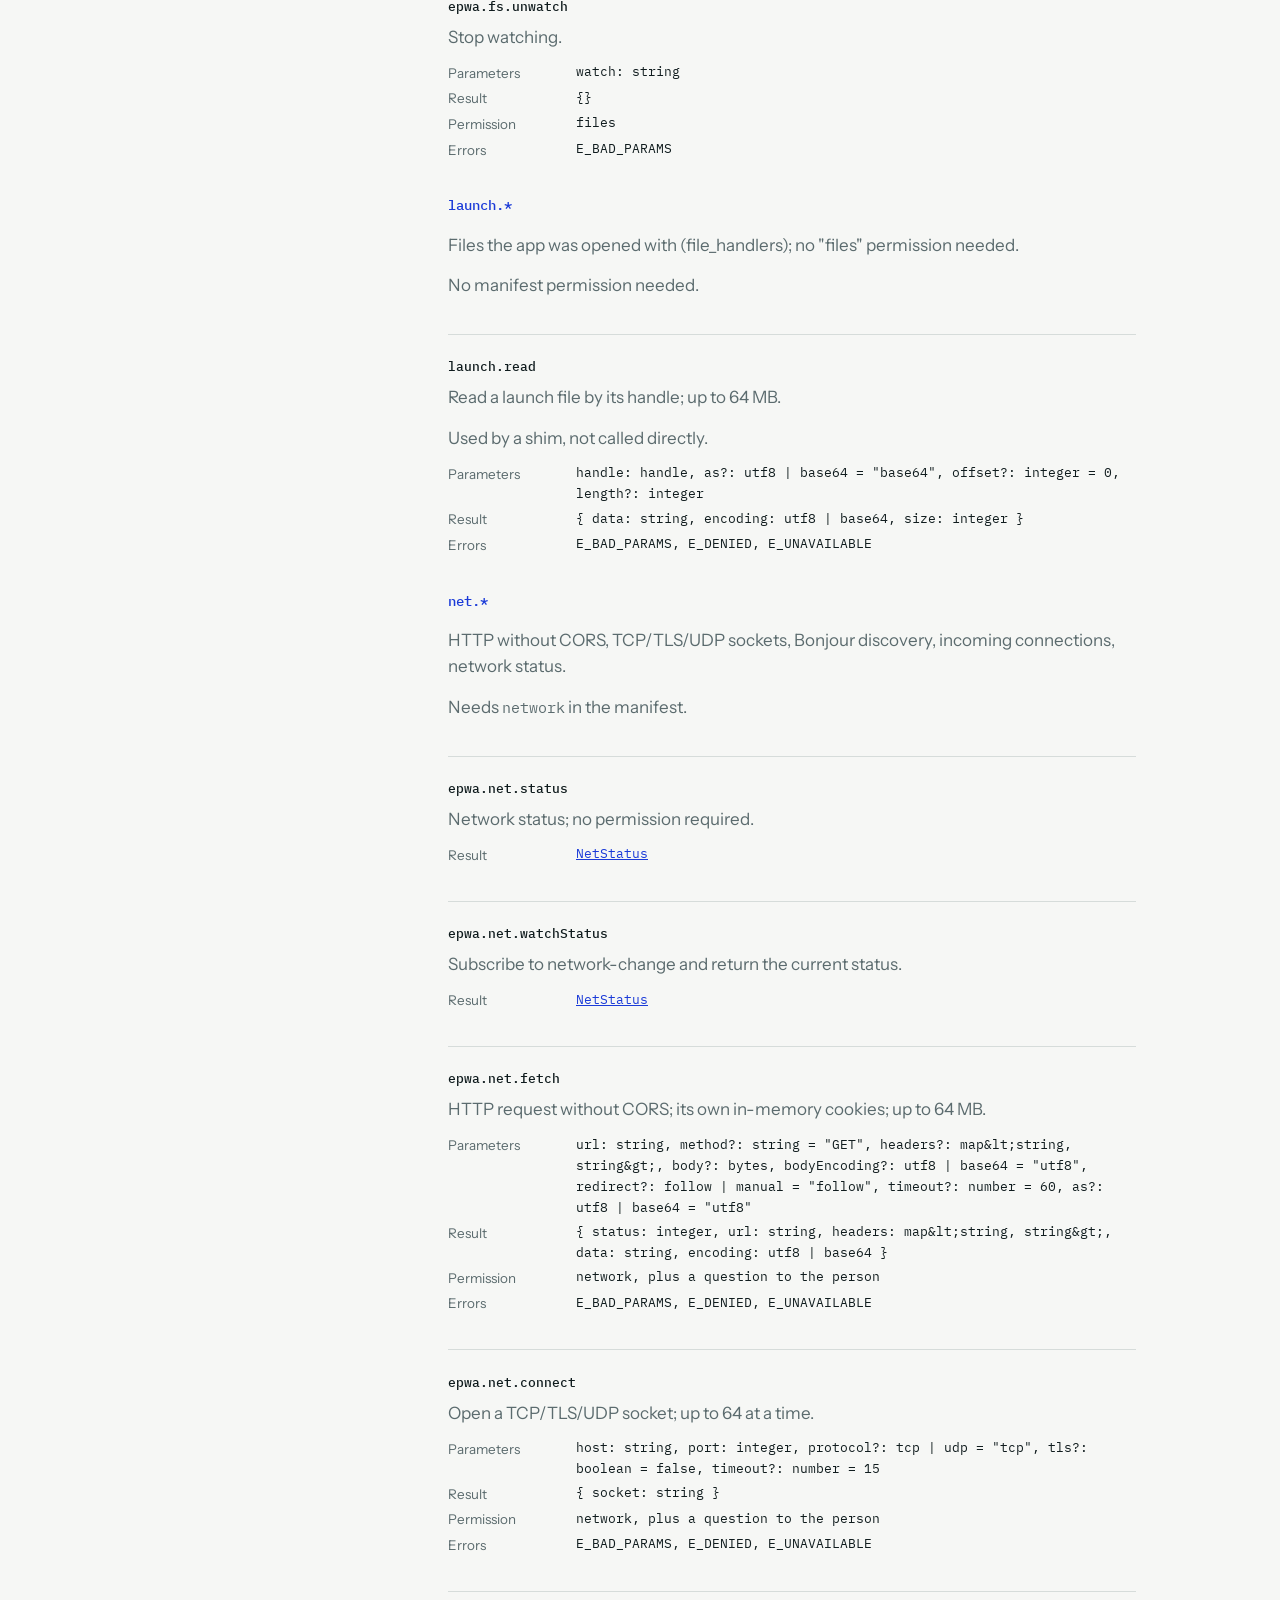
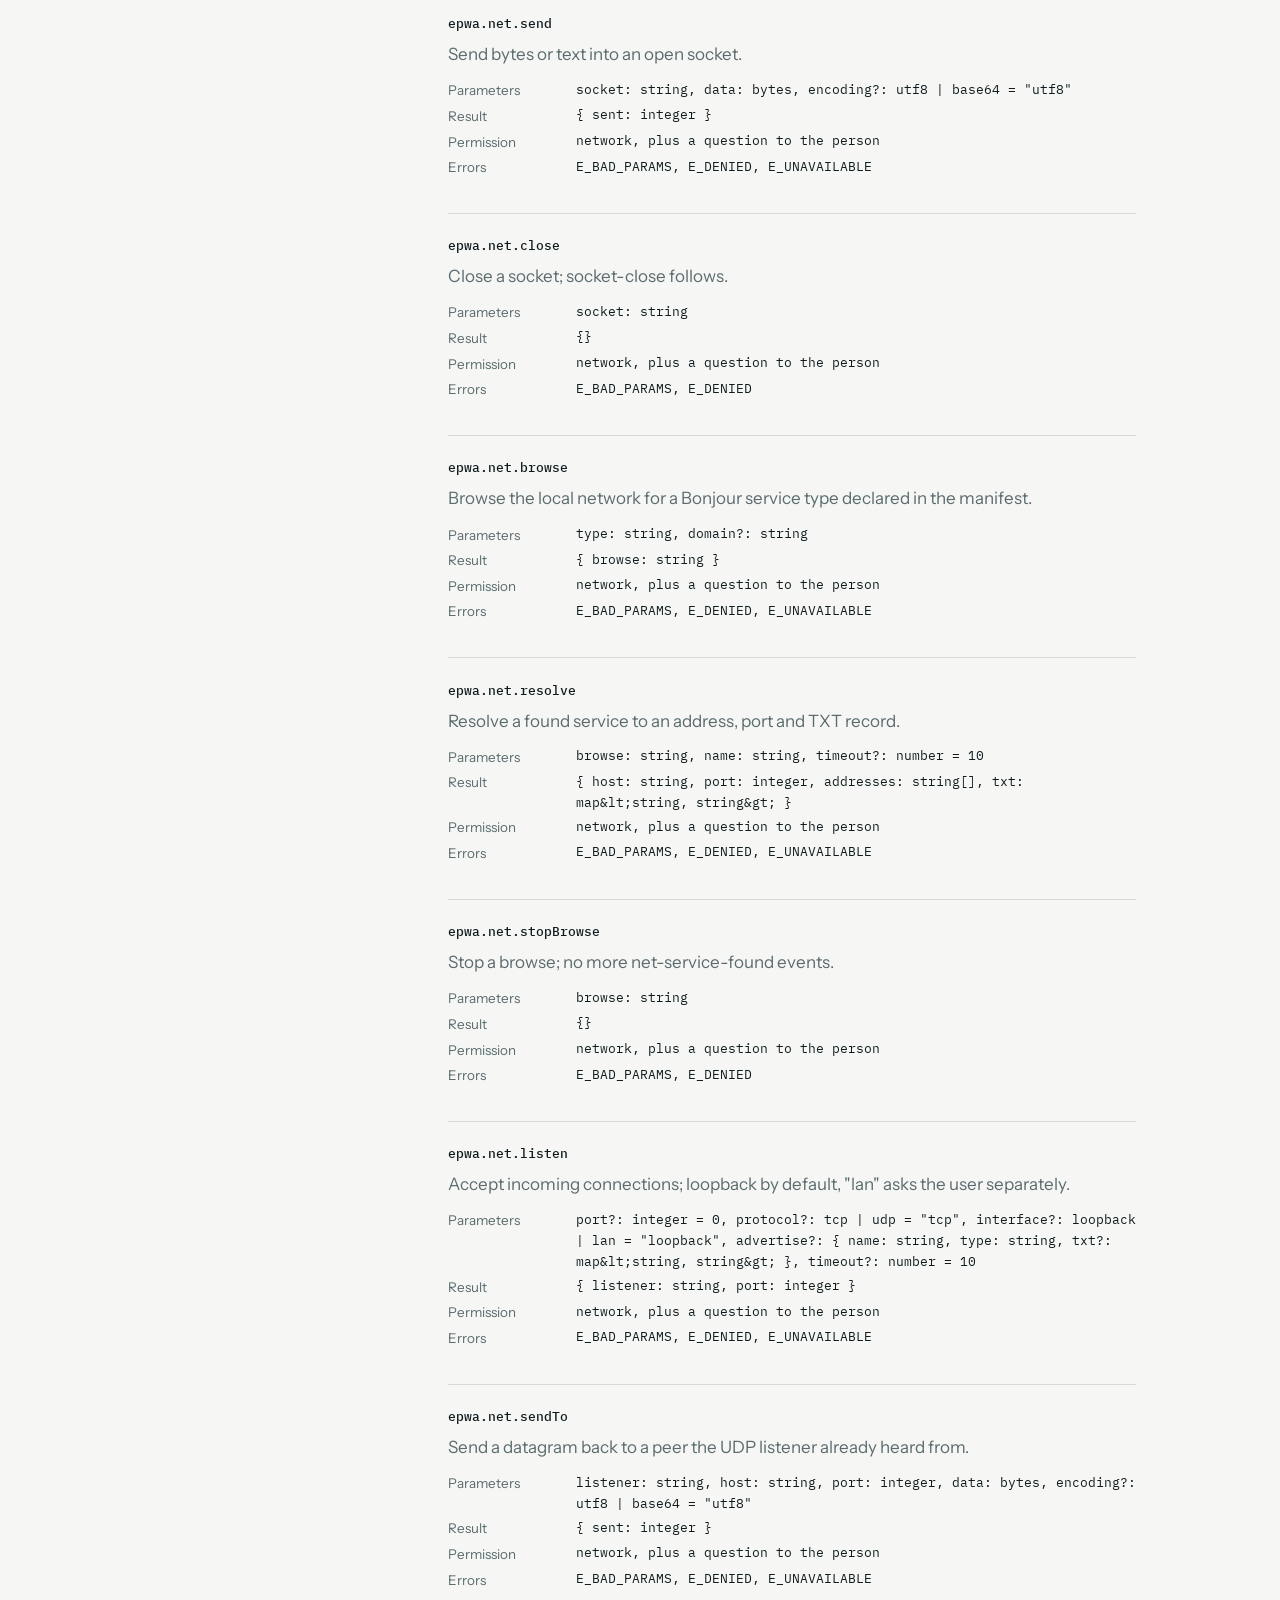
<file: reference.html>
<!doctype html>
<html lang="en">
<head>
<meta charset="utf-8">
<meta name="viewport" content="width=device-width, initial-scale=1">
<title>Pier — ePWA bridge reference</title>
<meta name="description" content="Every method, event, error and permission a Pier app can use, generated from the spec the runtime is tested against.">
<meta name="theme-color" content="#0B1315">
<link rel="icon" href="icon.png">
<link rel="preconnect" href="https://fonts.googleapis.com">
<link rel="preconnect" href="https://fonts.gstatic.com" crossorigin>
<link href="https://fonts.googleapis.com/css2?family=Instrument+Sans:ital,wdth,wght@0,75..100,400..700;1,75..100,400..700&family=IBM+Plex+Mono:wght@400;500&display=swap" rel="stylesheet">
<link rel="stylesheet" href="style.css">
<link rel="stylesheet" href="reference.css">
</head>
<body class="reference">

<header class="masthead">
  <a class="wordmark" href="./">Pier</a>
  <nav>
    <a href="./#manifest">How it reads your manifest</a>
    <a href="./#permissions">Permissions</a>
    <a href="reference.md">This page as Markdown</a>
    <a href="https://github.com/roman-yerin/pier">GitHub</a>
  </nav>
</header>

<div class="doc">
  <nav class="doc-nav" aria-label="On this page">
    <a class="lvl2" href="#envelope">Envelope</a>
    <a class="lvl2" href="#window-methods">Window methods</a>
    <a class="lvl2" href="#native-modules">Native modules</a>
    <a class="lvl3" href="#permissions"><code>permissions.*</code></a>
    <a class="lvl3" href="#dialog"><code>dialog.*</code></a>
    <a class="lvl3" href="#fs"><code>fs.*</code></a>
    <a class="lvl3" href="#launch"><code>launch.*</code></a>
    <a class="lvl3" href="#net"><code>net.*</code></a>
    <a class="lvl3" href="#serial"><code>serial.*</code></a>
    <a class="lvl3" href="#usb"><code>usb.*</code></a>
    <a class="lvl3" href="#hid"><code>hid.*</code></a>
    <a class="lvl3" href="#bluetooth"><code>bluetooth.*</code></a>
    <a class="lvl3" href="#midi"><code>midi.*</code></a>
    <a class="lvl3" href="#power"><code>power.*</code></a>
    <a class="lvl3" href="#location"><code>location.*</code></a>
    <a class="lvl3" href="#notifications"><code>notifications.*</code></a>
    <a class="lvl3" href="#secrets"><code>secrets.*</code></a>
    <a class="lvl3" href="#auth"><code>auth.*</code></a>
    <a class="lvl3" href="#clipboard"><code>clipboard.*</code></a>
    <a class="lvl3" href="#app"><code>app.*</code></a>
    <a class="lvl2" href="#events">Events</a>
    <a class="lvl2" href="#error-codes">Error codes</a>
    <a class="lvl2" href="#manifest-permissions">Manifest permissions</a>
    <a class="lvl2" href="#capabilities">Capabilities</a>
    <a class="lvl2" href="#web-api-shims">Web API shims</a>
    <a class="lvl2" href="#structures">Structures</a>
    <a class="lvl3" href="#rect">Rect</a>
    <a class="lvl3" href="#trafficlights">TrafficLights</a>
    <a class="lvl3" href="#windowstate">WindowState</a>
    <a class="lvl3" href="#menuitem">MenuItem</a>
    <a class="lvl3" href="#menuspec">MenuSpec</a>
    <a class="lvl3" href="#statusitemspec">StatusItemSpec</a>
    <a class="lvl3" href="#shortcutspec">ShortcutSpec</a>
    <a class="lvl3" href="#aboutlink">AboutLink</a>
    <a class="lvl3" href="#handle">Handle</a>
    <a class="lvl3" href="#direntry">DirEntry</a>
    <a class="lvl3" href="#statentry">StatEntry</a>
    <a class="lvl3" href="#netstatus">NetStatus</a>
    <a class="lvl3" href="#netservice">NetService</a>
    <a class="lvl3" href="#serialport">SerialPort</a>
    <a class="lvl3" href="#usbdevice">UsbDevice</a>
    <a class="lvl3" href="#usbfilter">UsbFilter</a>
    <a class="lvl3" href="#hidreport">HidReport</a>
    <a class="lvl3" href="#hidcollection">HidCollection</a>
    <a class="lvl3" href="#hiddevice">HidDevice</a>
    <a class="lvl3" href="#hidfilter">HidFilter</a>
    <a class="lvl3" href="#bluetoothdevice">BluetoothDevice</a>
    <a class="lvl3" href="#bluetoothfilter">BluetoothFilter</a>
    <a class="lvl3" href="#bluetoothservice">BluetoothService</a>
    <a class="lvl3" href="#midiport">MidiPort</a>
    <a class="lvl3" href="#midiportstate">MidiPortState</a>
    <a class="lvl3" href="#coords">Coords</a>
    <a class="lvl3" href="#position">Position</a>
    <a class="lvl3" href="#permissionstate">PermissionState</a>
    <a class="lvl3" href="#notificationaction">NotificationAction</a>
    <a class="lvl3" href="#notificationattachment">NotificationAttachment</a>
    <a class="lvl3" href="#notificationschedule">NotificationSchedule</a>
    <a class="lvl3" href="#launchatlogin">LaunchAtLogin</a>
    <a class="lvl3" href="#apprecord">AppRecord</a>
    <a class="lvl3" href="#diagnosticsapp">DiagnosticsApp</a>
    <a class="lvl3" href="#binary">Binary</a>
    <a class="lvl3" href="#dragitem">DragItem</a>
    <a class="lvl3" href="#dragsource">DragSource</a>
    <a class="lvl3" href="#clipboarditem">ClipboardItem</a>
  </nav>
  <main class="doc-body">
<h1>ePWA bridge reference 3.0</h1>
<p>Every method, event, error and permission a Pier app can use. Generated from the machine-readable spec the runtime is tested against, so this page cannot drift from the code.</p>
<p>Types are wire types: <code>string</code>, <code>number</code>, <code>integer</code>, <code>boolean</code>, <code>bytes</code> (<code>{data, encoding}</code>), <code>handle</code> (<code>{id, name, kind}</code>). The result column is what the method returns <strong>before</strong> the <code>window.epwa</code> wrapper unpacks it — <code>epwa.fs.list</code> hands your code <code>items</code>, not the whole object.</p>
<h2 id="envelope">Envelope</h2>
<p>Every call is one message in, one message out.</p>
<ul><li><strong>request</strong>: <code>{ id: number, method: string, params: object }</code></li><li><strong>result</strong>: <code>{ id: number, ok: true, result: object }</code></li><li><strong>error</strong>: <code>{ id: number, ok: false, error: { code: string, message: string } }</code></li></ul>
<p>Binary values travel as <code>{data, encoding}</code> with <code>encoding</code> either <code>utf8</code> or <code>base64</code>; the wrapper turns base64 into a <code>Uint8Array</code> and back. A missing value is an explicit <code>null</code>, never an omitted key.</p>
<h2 id="window-methods">Window methods</h2>
<p>Available without any manifest permission.</p>
<h4 id="epwa-ping"><code>epwa.ping</code></h4>
<p>Liveness check of the bridge.</p>
<dl><dt>Result</dt><dd>{ pong: boolean }</dd></dl>
<h4 id="epwa-getinfo"><code>epwa.getInfo</code></h4>
<p>Runtime, API version, platform and capabilities.</p>
<dl><dt>Result</dt><dd>{ runtime: string, apiVersion: string, platform: string, osVersion: string, capabilities: string[], permissions: string[], mode: <code>dev</code> | <code>app</code> | <code>pier</code> }</dd></dl>
<h4 id="epwa-setdragregions"><code>epwa.setDragRegions</code></h4>
<p>Push the page's --app-region rectangles to the host.</p>
<dl><dt>Parameters</dt><dd><code>drag</code>?: <a href="#rect">Rect</a>[], <code>noDrag</code>?: <a href="#rect">Rect</a>[]</dd><dt>Result</dt><dd>{ count: integer }</dd></dl>
<h4 id="epwa-drag-setsources"><code>epwa.drag.setSources</code></h4>
<p>Declare the page areas that can be dragged out of the window.</p>
<dl><dt>Parameters</dt><dd><code>sources</code>?: <a href="#dragsource">DragSource</a>[]</dd><dt>Result</dt><dd>{ count: integer }</dd><dt>Errors</dt><dd><code>E_BAD_PARAMS</code>, <code>E_DENIED</code></dd></dl>
<h4 id="epwa-gettrafficlights"><code>epwa.getTrafficLights</code></h4>
<p>Current traffic-light buttons state.</p>
<dl><dt>Result</dt><dd><a href="#trafficlights">TrafficLights</a></dd></dl>
<h4 id="epwa-settrafficlights"><code>epwa.setTrafficLights</code></h4>
<p>Move, hide or recolor the traffic-light buttons.</p>
<dl><dt>Parameters</dt><dd><code>visible</code>?: boolean, <code>offsetX</code>?: number, <code>offsetY</code>?: number, <code>color</code>?: <code>light</code> | <code>dark</code> | <code>auto</code></dd><dt>Result</dt><dd><a href="#trafficlights">TrafficLights</a></dd></dl>
<h4 id="epwa-gettitlebararea"><code>epwa.getTitlebarArea</code></h4>
<p>Titlebar area in CSS px (like env(titlebar-area-*)).</p>
<dl><dt>Result</dt><dd><a href="#rect">Rect</a></dd></dl>
<h4 id="epwa-getwindowstate"><code>epwa.getWindowState</code></h4>
<p>Focus, zoom, fullscreen and size of the window.</p>
<dl><dt>Result</dt><dd><a href="#windowstate">WindowState</a></dd></dl>
<h4 id="epwa-maximize"><code>epwa.maximize</code></h4>
<p>Zoom the window to the visible screen frame.</p>
<dl><dt>Result</dt><dd>{}</dd></dl>
<h4 id="epwa-unmaximize"><code>epwa.unmaximize</code></h4>
<p>Return the window to its pre-zoom frame.</p>
<dl><dt>Result</dt><dd>{}</dd></dl>
<h4 id="epwa-minimize"><code>epwa.minimize</code></h4>
<p>Miniaturize the window into the Dock.</p>
<dl><dt>Result</dt><dd>{}</dd></dl>
<h4 id="epwa-close"><code>epwa.close</code></h4>
<p>Close the window; force: true bypasses the close guard.</p>
<dl><dt>Parameters</dt><dd><code>force</code>?: boolean = <code>false</code></dd><dt>Result</dt><dd>{ closed: boolean }</dd></dl>
<h4 id="epwa-setcloseguard"><code>epwa.setCloseGuard</code></h4>
<p>Intercept window close and ⌘Q; the page gets close-request.</p>
<dl><dt>Parameters</dt><dd><code>enabled</code>?: boolean = <code>false</code></dd><dt>Result</dt><dd>{ enabled: boolean }</dd></dl>
<h4 id="epwa-setbackgroundmode"><code>epwa.setBackgroundMode</code></h4>
<p>Closing the window hides it; the process keeps running.</p>
<dl><dt>Parameters</dt><dd><code>enabled</code>?: boolean = <code>false</code></dd><dt>Result</dt><dd>{ enabled: boolean }</dd></dl>
<h4 id="epwa-showwindow"><code>epwa.showWindow</code></h4>
<p>Show a hidden or minimized window and activate the app.</p>
<dl><dt>Result</dt><dd>{}</dd></dl>
<h4 id="epwa-setmenu"><code>epwa.setMenu</code></h4>
<p>Page menus inserted into the main menu bar.</p>
<dl><dt>Parameters</dt><dd><code>menus</code>?: <a href="#menuspec">MenuSpec</a>[]</dd><dt>Result</dt><dd>{ count: integer }</dd><dt>Errors</dt><dd><code>E_BAD_PARAMS</code>, <code>E_UNAVAILABLE</code></dd></dl>
<h4 id="epwa-setdockmenu"><code>epwa.setDockMenu</code></h4>
<p>Dock icon menu.</p>
<dl><dt>Parameters</dt><dd><code>items</code>?: <a href="#menuitem">MenuItem</a>[]</dd><dt>Result</dt><dd>{ count: integer }</dd><dt>Errors</dt><dd><code>E_BAD_PARAMS</code>, <code>E_UNAVAILABLE</code></dd></dl>
<h4 id="epwa-setwindowsize"><code>epwa.setWindowSize</code></h4>
<p>Content size in points; the top-left corner stays put.</p>
<dl><dt>Parameters</dt><dd><code>width</code>: number, <code>height</code>: number, <code>animate</code>?: boolean = <code>true</code></dd><dt>Result</dt><dd>{ width: number, height: number }</dd><dt>Errors</dt><dd><code>E_BAD_PARAMS</code></dd></dl>
<h4 id="epwa-setminwindowsize"><code>epwa.setMinWindowSize</code></h4>
<p>Minimum content size (480×320 by default).</p>
<dl><dt>Parameters</dt><dd><code>width</code>: number, <code>height</code>: number</dd><dt>Result</dt><dd>{ width: number, height: number }</dd><dt>Errors</dt><dd><code>E_BAD_PARAMS</code></dd></dl>
<h4 id="epwa-usewindowframe"><code>epwa.useWindowFrame</code></h4>
<p>Window position slot: each mode remembers its own frame.</p>
<dl><dt>Parameters</dt><dd><code>name</code>?: string, <code>width</code>?: number, <code>height</code>?: number, <code>animate</code>?: boolean = <code>true</code></dd><dt>Result</dt><dd>{ name: string }</dd><dt>Errors</dt><dd><code>E_BAD_PARAMS</code></dd></dl>
<h4 id="epwa-setalwaysontop"><code>epwa.setAlwaysOnTop</code></h4>
<p>Keep the window above the others.</p>
<dl><dt>Parameters</dt><dd><code>enabled</code>?: boolean = <code>false</code></dd><dt>Result</dt><dd>{ enabled: boolean }</dd></dl>
<h4 id="epwa-setfullscreen"><code>epwa.setFullScreen</code></h4>
<p>Native full screen; fires fullscreenenter/exit.</p>
<dl><dt>Parameters</dt><dd><code>enabled</code>?: boolean = <code>false</code></dd><dt>Result</dt><dd>{ enabled: boolean }</dd></dl>
<h4 id="epwa-setdockicon"><code>epwa.setDockIcon</code></h4>
<p>Dock icon from a page image; '' resets it.</p>
<dl><dt>Parameters</dt><dd><code>url</code>?: string</dd><dt>Result</dt><dd>{ reset: boolean }</dd><dt>Errors</dt><dd><code>E_BAD_PARAMS</code>, <code>E_UNAVAILABLE</code></dd></dl>
<h4 id="epwa-setstatusitem"><code>epwa.setStatusItem</code></h4>
<p>Menu bar item; null removes it.</p>
<dl><dt>Parameters</dt><dd><code>item</code>?: <a href="#statusitemspec">StatusItemSpec</a> | null</dd><dt>Result</dt><dd>{ visible: boolean }</dd><dt>Errors</dt><dd><code>E_BAD_PARAMS</code>, <code>E_UNAVAILABLE</code></dd></dl>
<h4 id="epwa-setwindowmaterial"><code>epwa.setWindowMaterial</code></h4>
<p>Window glass material; null is an ordinary opaque window.</p>
<dl><dt>Parameters</dt><dd><code>material</code>?: <code>hud</code> | <code>popover</code> | <code>menu</code> | <code>sidebar</code> | <code>sheet</code> | <code>titlebar</code> | <code>headerView</code> | <code>underWindow</code> | <code>windowBackground</code> | <code>contentBackground</code> | <code>fullScreenUI</code> | <code>tooltip</code> | <code>clear</code> | null, <code>appearance</code>?: <code>auto</code> | <code>dark</code> | <code>light</code> = <code>"auto"</code></dd><dt>Result</dt><dd>{ material: string | null }</dd><dt>Errors</dt><dd><code>E_BAD_PARAMS</code>, <code>E_UNAVAILABLE</code></dd></dl>
<h4 id="epwa-getwindowcorners"><code>epwa.getWindowCorners</code></h4>
<p>Current corner radius and the system one.</p>
<dl><dt>Result</dt><dd>{ radius: number | null, systemRadius: number }</dd><dt>Errors</dt><dd><code>E_UNAVAILABLE</code></dd></dl>
<h4 id="epwa-setwindowcorners"><code>epwa.setWindowCorners</code></h4>
<p>Round the window corners; 'system' or null restores the system shape.</p>
<dl><dt>Parameters</dt><dd><code>radius</code>?: number | <code>system</code> | null</dd><dt>Result</dt><dd>{ radius: number | null, systemRadius: number }</dd><dt>Errors</dt><dd><code>E_BAD_PARAMS</code>, <code>E_UNAVAILABLE</code></dd></dl>
<h4 id="epwa-setdockprogress"><code>epwa.setDockProgress</code></h4>
<p>Progress bar over the Dock icon; null removes it.</p>
<dl><dt>Parameters</dt><dd><code>value</code>?: number | null, <code>color</code>?: string</dd><dt>Result</dt><dd>{ value: number | null }</dd><dt>Errors</dt><dd><code>E_BAD_PARAMS</code>, <code>E_UNAVAILABLE</code></dd></dl>
<h4 id="epwa-setglobalshortcuts"><code>epwa.setGlobalShortcuts</code></h4>
<p>System-wide hotkeys; the set is replaced as a whole.</p>
<dl><dt>Parameters</dt><dd><code>shortcuts</code>?: <a href="#shortcutspec">ShortcutSpec</a>[]</dd><dt>Result</dt><dd>{ registered: string[], failed: string[] }</dd><dt>Errors</dt><dd><code>E_BAD_PARAMS</code>, <code>E_UNAVAILABLE</code></dd></dl>
<h4 id="epwa-showcontextmenu"><code>epwa.showContextMenu</code></h4>
<p>Native context menu at a page point; resolves after it closes.</p>
<dl><dt>Parameters</dt><dd><code>items</code>?: <a href="#menuitem">MenuItem</a>[], <code>x</code>?: number = <code>0</code>, <code>y</code>?: number = <code>0</code></dd><dt>Result</dt><dd>{ id: string | null }</dd><dt>Errors</dt><dd><code>E_BAD_PARAMS</code>, <code>E_UNAVAILABLE</code></dd></dl>
<h4 id="epwa-copytoclipboard"><code>epwa.copyToClipboard</code></h4>
<p>Put text on the general pasteboard.</p>
<dl><dt>Parameters</dt><dd><code>text</code>: string</dd><dt>Result</dt><dd>{ length: integer }</dd><dt>Errors</dt><dd><code>E_BAD_PARAMS</code></dd></dl>
<h4 id="epwa-haptic"><code>epwa.haptic</code></h4>
<p>Force Touch trackpad feedback.</p>
<dl><dt>Parameters</dt><dd><code>pattern</code>?: <code>generic</code> | <code>alignment</code> | <code>levelChange</code> | <code>level</code> = <code>"generic"</code></dd><dt>Result</dt><dd>{ pattern: string }</dd><dt>Errors</dt><dd><code>E_BAD_PARAMS</code></dd></dl>
<h4 id="epwa-setabout"><code>epwa.setAbout</code></h4>
<p>Page additions to the About panel.</p>
<dl><dt>Parameters</dt><dd><code>details</code>?: string[], <code>links</code>?: <a href="#aboutlink">AboutLink</a>[], <code>accent</code>?: string</dd><dt>Result</dt><dd>{ details: integer, links: integer }</dd><dt>Errors</dt><dd><code>E_BAD_PARAMS</code>, <code>E_UNAVAILABLE</code></dd></dl>
<h4 id="epwa-print"><code>epwa.print</code></h4>
<p>System print dialog for the page.</p>
<dl><dt>Result</dt><dd>{}</dd><dt>Errors</dt><dd><code>E_UNAVAILABLE</code></dd></dl>
<h4 id="epwa-setfindhandling"><code>epwa.setFindHandling</code></h4>
<p>The page takes ⌘F for its own search; reset to false on navigation.</p>
<dl><dt>Parameters</dt><dd><code>page</code>?: boolean = <code>false</code></dd><dt>Result</dt><dd>{ page: boolean }</dd></dl>
<h4 id="epwa-setsettingshandling"><code>epwa.setSettingsHandling</code></h4>
<p>Standard “Settings…” (⌘,) item in the app menu; choosing it sends the settings event.</p>
<dl><dt>Parameters</dt><dd><code>enabled</code>?: boolean = <code>false</code></dd><dt>Result</dt><dd>{ enabled: boolean }</dd></dl>
<h4 id="epwa-setnavigationgestures"><code>epwa.setNavigationGestures</code></h4>
<p>Two-finger back/forward swipes; off by default.</p>
<dl><dt>Parameters</dt><dd><code>enabled</code>?: boolean = <code>false</code></dd><dt>Result</dt><dd>{ enabled: boolean }</dd></dl>
<h2 id="native-modules">Native modules</h2>
<h3 id="permissions"><code>permissions.*</code></h3>
<p>What the manifest declares and what the user allowed.</p>
<p>No manifest permission needed.</p>
<h4 id="epwa-permissions-query"><code>epwa.permissions.query</code></h4>
<p>State of one permission without asking the user.</p>
<dl><dt>Parameters</dt><dd><code>name</code>: string</dd><dt>Result</dt><dd><a href="#permissionstate">PermissionState</a></dd><dt>Errors</dt><dd><code>E_BAD_PARAMS</code></dd></dl>
<h4 id="epwa-permissions-request"><code>epwa.permissions.request</code></h4>
<p>Ask for consent up front (for permissions that have a question).</p>
<dl><dt>Parameters</dt><dd><code>name</code>: string</dd><dt>Result</dt><dd><a href="#permissionstate">PermissionState</a></dd><dt>Errors</dt><dd><code>E_BAD_PARAMS</code></dd></dl>
<h4 id="epwa-permissions-list"><code>epwa.permissions.list</code></h4>
<p>All known permissions with their states.</p>
<dl><dt>Result</dt><dd>{ permissions: <a href="#permissionstate">PermissionState</a>[] }</dd></dl>
<h3 id="dialog"><code>dialog.*</code></h3>
<p>System sheets: message, confirmation, text input, open and save panels.</p>
<p>No manifest permission needed.</p>
<h4 id="epwa-dialog-alert"><code>epwa.dialog.alert</code></h4>
<p>Message with up to 4 buttons.</p>
<dl><dt>Parameters</dt><dd><code>title</code>?: string, <code>message</code>?: string, <code>style</code>?: <code>info</code> | <code>warning</code> | <code>critical</code> = <code>"info"</code>, <code>buttons</code>?: string[]</dd><dt>Result</dt><dd>{ button: integer }</dd><dt>Errors</dt><dd><code>E_BAD_PARAMS</code></dd></dl>
<h4 id="epwa-dialog-confirm"><code>epwa.dialog.confirm</code></h4>
<p>Yes/no question.</p>
<dl><dt>Parameters</dt><dd><code>title</code>?: string, <code>message</code>?: string, <code>ok</code>?: string, <code>cancel</code>?: string, <code>destructive</code>?: boolean = <code>false</code></dd><dt>Result</dt><dd>{ confirmed: boolean }</dd><dt>Errors</dt><dd><code>E_BAD_PARAMS</code></dd></dl>
<h4 id="epwa-dialog-prompt"><code>epwa.dialog.prompt</code></h4>
<p>Single-line text input.</p>
<dl><dt>Parameters</dt><dd><code>title</code>?: string, <code>message</code>?: string, <code>defaultValue</code>?: string, <code>placeholder</code>?: string, <code>secure</code>?: boolean = <code>false</code></dd><dt>Result</dt><dd>{ value: string | null }</dd><dt>Errors</dt><dd><code>E_BAD_PARAMS</code></dd></dl>
<h4 id="epwa-dialog-open"><code>epwa.dialog.open</code></h4>
<p>Open panel; the chosen files or folders become handles.</p>
<dl><dt>Parameters</dt><dd><code>title</code>?: string, <code>message</code>?: string, <code>button</code>?: string, <code>multiple</code>?: boolean = <code>false</code>, <code>directories</code>?: boolean = <code>false</code>, <code>types</code>?: string[]</dd><dt>Result</dt><dd>{ items?: <a href="#handle">Handle</a>[], cancelled?: boolean }</dd><dt>Permission</dt><dd><code>files</code></dd><dt>Errors</dt><dd><code>E_BAD_PARAMS</code>, <code>E_DENIED</code></dd></dl>
<h4 id="epwa-dialog-save"><code>epwa.dialog.save</code></h4>
<p>Save panel; the file may not exist yet.</p>
<dl><dt>Parameters</dt><dd><code>title</code>?: string, <code>message</code>?: string, <code>button</code>?: string, <code>suggestedName</code>?: string, <code>types</code>?: string[]</dd><dt>Result</dt><dd>{ item?: <a href="#handle">Handle</a>, cancelled?: boolean }</dd><dt>Permission</dt><dd><code>files</code></dd><dt>Errors</dt><dd><code>E_BAD_PARAMS</code>, <code>E_DENIED</code></dd></dl>
<h3 id="fs"><code>fs.*</code></h3>
<p>Files inside handles the user picked and in the app's own folder.</p>
<p>Needs <code>files</code> in the manifest.</p>
<h4 id="epwa-fs-appdata"><code>epwa.fs.appData</code></h4>
<p>Handle of the app's private folder.</p>
<dl><dt>Result</dt><dd><a href="#handle">Handle</a></dd><dt>Permission</dt><dd><code>files</code></dd></dl>
<h4 id="epwa-fs-handles"><code>epwa.fs.handles</code></h4>
<p>Handles issued earlier; they survive restarts.</p>
<dl><dt>Result</dt><dd>{ items: <a href="#handle">Handle</a>[] }</dd><dt>Permission</dt><dd><code>files</code></dd></dl>
<h4 id="epwa-fs-forget"><code>epwa.fs.forget</code></h4>
<p>Drop a stored handle.</p>
<dl><dt>Parameters</dt><dd><code>handle</code>: handle</dd><dt>Result</dt><dd>{}</dd><dt>Permission</dt><dd><code>files</code></dd><dt>Errors</dt><dd><code>E_BAD_PARAMS</code></dd></dl>
<h4 id="epwa-fs-exists"><code>epwa.fs.exists</code></h4>
<p>Does the path exist inside the handle.</p>
<dl><dt>Parameters</dt><dd><code>handle</code>: handle, <code>path</code>?: string</dd><dt>Result</dt><dd>{ exists: boolean }</dd><dt>Permission</dt><dd><code>files</code></dd><dt>Errors</dt><dd><code>E_BAD_PARAMS</code>, <code>E_DENIED</code></dd></dl>
<h4 id="epwa-fs-stat"><code>epwa.fs.stat</code></h4>
<p>Name, kind, size and dates.</p>
<dl><dt>Parameters</dt><dd><code>handle</code>: handle, <code>path</code>?: string</dd><dt>Result</dt><dd><a href="#statentry">StatEntry</a></dd><dt>Permission</dt><dd><code>files</code></dd><dt>Errors</dt><dd><code>E_BAD_PARAMS</code>, <code>E_DENIED</code>, <code>E_UNAVAILABLE</code></dd></dl>
<h4 id="epwa-fs-list"><code>epwa.fs.list</code></h4>
<p>Directory contents sorted by name (up to 10 000 entries).</p>
<dl><dt>Parameters</dt><dd><code>handle</code>: handle, <code>path</code>?: string, <code>hidden</code>?: boolean = <code>false</code></dd><dt>Result</dt><dd>{ items: <a href="#direntry">DirEntry</a>[], truncated: boolean }</dd><dt>Permission</dt><dd><code>files</code></dd><dt>Errors</dt><dd><code>E_BAD_PARAMS</code>, <code>E_DENIED</code>, <code>E_UNAVAILABLE</code></dd></dl>
<h4 id="epwa-fs-read"><code>epwa.fs.read</code></h4>
<p>Read a file or a slice of it; up to 64 MB per call.</p>
<dl><dt>Parameters</dt><dd><code>handle</code>: handle, <code>path</code>?: string, <code>as</code>?: <code>utf8</code> | <code>base64</code> = <code>"base64"</code>, <code>offset</code>?: integer = <code>0</code>, <code>length</code>?: integer</dd><dt>Result</dt><dd>{ data: string, encoding: <code>utf8</code> | <code>base64</code>, size: integer }</dd><dt>Permission</dt><dd><code>files</code></dd><dt>Errors</dt><dd><code>E_BAD_PARAMS</code>, <code>E_DENIED</code>, <code>E_UNAVAILABLE</code></dd></dl>
<h4 id="epwa-fs-write"><code>epwa.fs.write</code></h4>
<p>Write a file atomically (or append); missing folders are created.</p>
<dl><dt>Parameters</dt><dd><code>handle</code>: handle, <code>path</code>?: string, <code>data</code>: bytes, <code>encoding</code>?: <code>utf8</code> | <code>base64</code> = <code>"utf8"</code>, <code>append</code>?: boolean = <code>false</code></dd><dt>Result</dt><dd>{ size: integer }</dd><dt>Permission</dt><dd><code>files</code></dd><dt>Errors</dt><dd><code>E_BAD_PARAMS</code>, <code>E_DENIED</code>, <code>E_UNAVAILABLE</code></dd></dl>
<h4 id="epwa-fs-mkdir"><code>epwa.fs.mkdir</code></h4>
<p>Create a directory with its intermediates.</p>
<dl><dt>Parameters</dt><dd><code>handle</code>: handle, <code>path</code>: string</dd><dt>Result</dt><dd>{}</dd><dt>Permission</dt><dd><code>files</code></dd><dt>Errors</dt><dd><code>E_BAD_PARAMS</code>, <code>E_DENIED</code></dd></dl>
<h4 id="epwa-fs-remove"><code>epwa.fs.remove</code></h4>
<p>Move to the Trash (or delete for good with trash: false).</p>
<dl><dt>Parameters</dt><dd><code>handle</code>: handle, <code>path</code>?: string, <code>trash</code>?: boolean = <code>true</code></dd><dt>Result</dt><dd>{}</dd><dt>Permission</dt><dd><code>files</code></dd><dt>Errors</dt><dd><code>E_BAD_PARAMS</code>, <code>E_DENIED</code>, <code>E_UNAVAILABLE</code></dd></dl>
<h4 id="epwa-fs-move"><code>epwa.fs.move</code></h4>
<p>Move inside the handle or into another handle.</p>
<dl><dt>Parameters</dt><dd><code>handle</code>: handle, <code>from</code>: string, <code>to</code>: string, <code>toHandle</code>?: handle, <code>overwrite</code>?: boolean = <code>false</code></dd><dt>Result</dt><dd>{}</dd><dt>Permission</dt><dd><code>files</code></dd><dt>Errors</dt><dd><code>E_BAD_PARAMS</code>, <code>E_DENIED</code>, <code>E_UNAVAILABLE</code></dd></dl>
<h4 id="epwa-fs-copy"><code>epwa.fs.copy</code></h4>
<p>Copy inside the handle or into another handle.</p>
<dl><dt>Parameters</dt><dd><code>handle</code>: handle, <code>from</code>: string, <code>to</code>: string, <code>toHandle</code>?: handle, <code>overwrite</code>?: boolean = <code>false</code></dd><dt>Result</dt><dd>{}</dd><dt>Permission</dt><dd><code>files</code></dd><dt>Errors</dt><dd><code>E_BAD_PARAMS</code>, <code>E_DENIED</code>, <code>E_UNAVAILABLE</code></dd></dl>
<h4 id="epwa-fs-reveal"><code>epwa.fs.reveal</code></h4>
<p>Show the item in Finder.</p>
<dl><dt>Parameters</dt><dd><code>handle</code>: handle, <code>path</code>?: string</dd><dt>Result</dt><dd>{}</dd><dt>Permission</dt><dd><code>files</code></dd><dt>Errors</dt><dd><code>E_BAD_PARAMS</code>, <code>E_DENIED</code></dd></dl>
<h4 id="epwa-fs-watch"><code>epwa.fs.watch</code></h4>
<p>Watch a folder or file; changes arrive as fs-change. No subfolders.</p>
<dl><dt>Parameters</dt><dd><code>handle</code>: handle, <code>path</code>?: string</dd><dt>Result</dt><dd>{ watch: string }</dd><dt>Permission</dt><dd><code>files</code></dd><dt>Errors</dt><dd><code>E_BAD_PARAMS</code>, <code>E_DENIED</code>, <code>E_UNAVAILABLE</code></dd></dl>
<h4 id="epwa-fs-unwatch"><code>epwa.fs.unwatch</code></h4>
<p>Stop watching.</p>
<dl><dt>Parameters</dt><dd><code>watch</code>: string</dd><dt>Result</dt><dd>{}</dd><dt>Permission</dt><dd><code>files</code></dd><dt>Errors</dt><dd><code>E_BAD_PARAMS</code></dd></dl>
<h3 id="launch"><code>launch.*</code></h3>
<p>Files the app was opened with (file_handlers); no "files" permission needed.</p>
<p>No manifest permission needed.</p>
<h4 id="launch-read"><code>launch.read</code></h4>
<p>Read a launch file by its handle; up to 64 MB.</p>
<p>Used by a shim, not called directly.</p>
<dl><dt>Parameters</dt><dd><code>handle</code>: handle, <code>as</code>?: <code>utf8</code> | <code>base64</code> = <code>"base64"</code>, <code>offset</code>?: integer = <code>0</code>, <code>length</code>?: integer</dd><dt>Result</dt><dd>{ data: string, encoding: <code>utf8</code> | <code>base64</code>, size: integer }</dd><dt>Errors</dt><dd><code>E_BAD_PARAMS</code>, <code>E_DENIED</code>, <code>E_UNAVAILABLE</code></dd></dl>
<h3 id="net"><code>net.*</code></h3>
<p>HTTP without CORS, TCP/TLS/UDP sockets, Bonjour discovery, incoming connections, network status.</p>
<p>Needs <code>network</code> in the manifest.</p>
<h4 id="epwa-net-status"><code>epwa.net.status</code></h4>
<p>Network status; no permission required.</p>
<dl><dt>Result</dt><dd><a href="#netstatus">NetStatus</a></dd></dl>
<h4 id="epwa-net-watchstatus"><code>epwa.net.watchStatus</code></h4>
<p>Subscribe to network-change and return the current status.</p>
<dl><dt>Result</dt><dd><a href="#netstatus">NetStatus</a></dd></dl>
<h4 id="epwa-net-fetch"><code>epwa.net.fetch</code></h4>
<p>HTTP request without CORS; its own in-memory cookies; up to 64 MB.</p>
<dl><dt>Parameters</dt><dd><code>url</code>: string, <code>method</code>?: string = <code>"GET"</code>, <code>headers</code>?: map&amp;lt;string, string&amp;gt;, <code>body</code>?: bytes, <code>bodyEncoding</code>?: <code>utf8</code> | <code>base64</code> = <code>"utf8"</code>, <code>redirect</code>?: <code>follow</code> | <code>manual</code> = <code>"follow"</code>, <code>timeout</code>?: number = <code>60</code>, <code>as</code>?: <code>utf8</code> | <code>base64</code> = <code>"utf8"</code></dd><dt>Result</dt><dd>{ status: integer, url: string, headers: map&amp;lt;string, string&amp;gt;, data: string, encoding: <code>utf8</code> | <code>base64</code> }</dd><dt>Permission</dt><dd><code>network</code>, plus a question to the person</dd><dt>Errors</dt><dd><code>E_BAD_PARAMS</code>, <code>E_DENIED</code>, <code>E_UNAVAILABLE</code></dd></dl>
<h4 id="epwa-net-connect"><code>epwa.net.connect</code></h4>
<p>Open a TCP/TLS/UDP socket; up to 64 at a time.</p>
<dl><dt>Parameters</dt><dd><code>host</code>: string, <code>port</code>: integer, <code>protocol</code>?: <code>tcp</code> | <code>udp</code> = <code>"tcp"</code>, <code>tls</code>?: boolean = <code>false</code>, <code>timeout</code>?: number = <code>15</code></dd><dt>Result</dt><dd>{ socket: string }</dd><dt>Permission</dt><dd><code>network</code>, plus a question to the person</dd><dt>Errors</dt><dd><code>E_BAD_PARAMS</code>, <code>E_DENIED</code>, <code>E_UNAVAILABLE</code></dd></dl>
<h4 id="epwa-net-send"><code>epwa.net.send</code></h4>
<p>Send bytes or text into an open socket.</p>
<dl><dt>Parameters</dt><dd><code>socket</code>: string, <code>data</code>: bytes, <code>encoding</code>?: <code>utf8</code> | <code>base64</code> = <code>"utf8"</code></dd><dt>Result</dt><dd>{ sent: integer }</dd><dt>Permission</dt><dd><code>network</code>, plus a question to the person</dd><dt>Errors</dt><dd><code>E_BAD_PARAMS</code>, <code>E_DENIED</code>, <code>E_UNAVAILABLE</code></dd></dl>
<h4 id="epwa-net-close"><code>epwa.net.close</code></h4>
<p>Close a socket; socket-close follows.</p>
<dl><dt>Parameters</dt><dd><code>socket</code>: string</dd><dt>Result</dt><dd>{}</dd><dt>Permission</dt><dd><code>network</code>, plus a question to the person</dd><dt>Errors</dt><dd><code>E_BAD_PARAMS</code>, <code>E_DENIED</code></dd></dl>
<h4 id="epwa-net-browse"><code>epwa.net.browse</code></h4>
<p>Browse the local network for a Bonjour service type declared in the manifest.</p>
<dl><dt>Parameters</dt><dd><code>type</code>: string, <code>domain</code>?: string</dd><dt>Result</dt><dd>{ browse: string }</dd><dt>Permission</dt><dd><code>network</code>, plus a question to the person</dd><dt>Errors</dt><dd><code>E_BAD_PARAMS</code>, <code>E_DENIED</code>, <code>E_UNAVAILABLE</code></dd></dl>
<h4 id="epwa-net-resolve"><code>epwa.net.resolve</code></h4>
<p>Resolve a found service to an address, port and TXT record.</p>
<dl><dt>Parameters</dt><dd><code>browse</code>: string, <code>name</code>: string, <code>timeout</code>?: number = <code>10</code></dd><dt>Result</dt><dd>{ host: string, port: integer, addresses: string[], txt: map&amp;lt;string, string&amp;gt; }</dd><dt>Permission</dt><dd><code>network</code>, plus a question to the person</dd><dt>Errors</dt><dd><code>E_BAD_PARAMS</code>, <code>E_DENIED</code>, <code>E_UNAVAILABLE</code></dd></dl>
<h4 id="epwa-net-stopbrowse"><code>epwa.net.stopBrowse</code></h4>
<p>Stop a browse; no more net-service-found events.</p>
<dl><dt>Parameters</dt><dd><code>browse</code>: string</dd><dt>Result</dt><dd>{}</dd><dt>Permission</dt><dd><code>network</code>, plus a question to the person</dd><dt>Errors</dt><dd><code>E_BAD_PARAMS</code>, <code>E_DENIED</code></dd></dl>
<h4 id="epwa-net-listen"><code>epwa.net.listen</code></h4>
<p>Accept incoming connections; loopback by default, "lan" asks the user separately.</p>
<dl><dt>Parameters</dt><dd><code>port</code>?: integer = <code>0</code>, <code>protocol</code>?: <code>tcp</code> | <code>udp</code> = <code>"tcp"</code>, <code>interface</code>?: <code>loopback</code> | <code>lan</code> = <code>"loopback"</code>, <code>advertise</code>?: { name: string, type: string, txt?: map&amp;lt;string, string&amp;gt; }, <code>timeout</code>?: number = <code>10</code></dd><dt>Result</dt><dd>{ listener: string, port: integer }</dd><dt>Permission</dt><dd><code>network</code>, plus a question to the person</dd><dt>Errors</dt><dd><code>E_BAD_PARAMS</code>, <code>E_DENIED</code>, <code>E_UNAVAILABLE</code></dd></dl>
<h4 id="epwa-net-sendto"><code>epwa.net.sendTo</code></h4>
<p>Send a datagram back to a peer the UDP listener already heard from.</p>
<dl><dt>Parameters</dt><dd><code>listener</code>: string, <code>host</code>: string, <code>port</code>: integer, <code>data</code>: bytes, <code>encoding</code>?: <code>utf8</code> | <code>base64</code> = <code>"utf8"</code></dd><dt>Result</dt><dd>{ sent: integer }</dd><dt>Permission</dt><dd><code>network</code>, plus a question to the person</dd><dt>Errors</dt><dd><code>E_BAD_PARAMS</code>, <code>E_DENIED</code>, <code>E_UNAVAILABLE</code></dd></dl>
<h4 id="epwa-net-stoplisten"><code>epwa.net.stopListen</code></h4>
<p>Stop a listener; accepted TCP sockets stay open.</p>
<dl><dt>Parameters</dt><dd><code>listener</code>: string</dd><dt>Result</dt><dd>{}</dd><dt>Permission</dt><dd><code>network</code>, plus a question to the person</dd><dt>Errors</dt><dd><code>E_BAD_PARAMS</code>, <code>E_DENIED</code></dd></dl>
<h3 id="serial"><code>serial.*</code></h3>
<p>Serial ports (USB adapters, Arduino); the user picks the port.</p>
<p>Needs <code>serial</code> in the manifest.</p>
<h4 id="epwa-serial-getports"><code>epwa.serial.getPorts</code></h4>
<p>Ports chosen earlier and connected now.</p>
<dl><dt>Result</dt><dd>{ ports: <a href="#serialport">SerialPort</a>[] }</dd><dt>Permission</dt><dd><code>serial</code></dd><dt>Errors</dt><dd><code>E_DENIED</code></dd></dl>
<h4 id="epwa-serial-requestport"><code>epwa.serial.requestPort</code></h4>
<p>Ask the user to pick a port.</p>
<dl><dt>Parameters</dt><dd><code>filters</code>?: <a href="#usbfilter">UsbFilter</a>[]</dd><dt>Result</dt><dd><a href="#serialport">SerialPort</a></dd><dt>Permission</dt><dd><code>serial</code></dd><dt>Errors</dt><dd><code>E_DENIED</code>, <code>E_UNAVAILABLE</code>, <code>E_CANCELLED</code></dd></dl>
<h4 id="epwa-serial-forget"><code>epwa.serial.forget</code></h4>
<p>Forget the port choice and close it.</p>
<dl><dt>Parameters</dt><dd><code>port</code>: string</dd><dt>Result</dt><dd>{}</dd><dt>Permission</dt><dd><code>serial</code></dd><dt>Errors</dt><dd><code>E_BAD_PARAMS</code>, <code>E_DENIED</code></dd></dl>
<h4 id="epwa-serial-open"><code>epwa.serial.open</code></h4>
<p>Open the port exclusively; then serial-data / serial-close.</p>
<dl><dt>Parameters</dt><dd><code>port</code>: string, <code>baudRate</code>?: integer = <code>9600</code>, <code>dataBits</code>?: integer = <code>8</code>, <code>stopBits</code>?: integer = <code>1</code>, <code>parity</code>?: <code>none</code> | <code>even</code> | <code>odd</code> = <code>"none"</code>, <code>flowControl</code>?: <code>none</code> | <code>hardware</code> | <code>software</code> = <code>"none"</code></dd><dt>Result</dt><dd>{}</dd><dt>Permission</dt><dd><code>serial</code></dd><dt>Errors</dt><dd><code>E_BAD_PARAMS</code>, <code>E_DENIED</code>, <code>E_UNAVAILABLE</code></dd></dl>
<h4 id="epwa-serial-write"><code>epwa.serial.write</code></h4>
<p>Write bytes or text to the port.</p>
<dl><dt>Parameters</dt><dd><code>port</code>: string, <code>data</code>: bytes, <code>encoding</code>?: <code>utf8</code> | <code>base64</code> = <code>"utf8"</code></dd><dt>Result</dt><dd>{ written: integer }</dd><dt>Permission</dt><dd><code>serial</code></dd><dt>Errors</dt><dd><code>E_BAD_PARAMS</code>, <code>E_DENIED</code>, <code>E_UNAVAILABLE</code></dd></dl>
<h4 id="epwa-serial-setsignals"><code>epwa.serial.setSignals</code></h4>
<p>Set DTR / RTS / break (an Arduino reset, for example).</p>
<dl><dt>Parameters</dt><dd><code>port</code>: string, <code>dtr</code>?: boolean, <code>rts</code>?: boolean, <code>brk</code>?: boolean</dd><dt>Result</dt><dd>{}</dd><dt>Permission</dt><dd><code>serial</code></dd><dt>Errors</dt><dd><code>E_BAD_PARAMS</code>, <code>E_DENIED</code>, <code>E_UNAVAILABLE</code></dd></dl>
<h4 id="epwa-serial-close"><code>epwa.serial.close</code></h4>
<p>Close the port.</p>
<dl><dt>Parameters</dt><dd><code>port</code>: string</dd><dt>Result</dt><dd>{}</dd><dt>Permission</dt><dd><code>serial</code></dd><dt>Errors</dt><dd><code>E_BAD_PARAMS</code>, <code>E_DENIED</code></dd></dl>
<h3 id="usb"><code>usb.*</code></h3>
<p>USB devices without a system driver (like WebUSB).</p>
<p>Needs <code>usb</code> in the manifest.</p>
<h4 id="epwa-usb-getdevices"><code>epwa.usb.getDevices</code></h4>
<p>Devices chosen earlier and connected now.</p>
<dl><dt>Result</dt><dd>{ devices: <a href="#usbdevice">UsbDevice</a>[] }</dd><dt>Permission</dt><dd><code>usb</code></dd><dt>Errors</dt><dd><code>E_DENIED</code></dd></dl>
<h4 id="epwa-usb-requestdevice"><code>epwa.usb.requestDevice</code></h4>
<p>Ask the user to pick a device.</p>
<dl><dt>Parameters</dt><dd><code>filters</code>?: <a href="#usbfilter">UsbFilter</a>[]</dd><dt>Result</dt><dd><a href="#usbdevice">UsbDevice</a></dd><dt>Permission</dt><dd><code>usb</code></dd><dt>Errors</dt><dd><code>E_DENIED</code>, <code>E_UNAVAILABLE</code>, <code>E_CANCELLED</code></dd></dl>
<h4 id="epwa-usb-forget"><code>epwa.usb.forget</code></h4>
<p>Forget the device choice.</p>
<dl><dt>Parameters</dt><dd><code>device</code>: string</dd><dt>Result</dt><dd>{}</dd><dt>Permission</dt><dd><code>usb</code></dd><dt>Errors</dt><dd><code>E_BAD_PARAMS</code>, <code>E_DENIED</code>, <code>E_UNAVAILABLE</code></dd></dl>
<h4 id="epwa-usb-open"><code>epwa.usb.open</code></h4>
<p>Open the device.</p>
<dl><dt>Parameters</dt><dd><code>device</code>: string</dd><dt>Result</dt><dd>{}</dd><dt>Permission</dt><dd><code>usb</code></dd><dt>Errors</dt><dd><code>E_BAD_PARAMS</code>, <code>E_DENIED</code>, <code>E_UNAVAILABLE</code></dd></dl>
<h4 id="epwa-usb-close"><code>epwa.usb.close</code></h4>
<p>Close the device.</p>
<dl><dt>Parameters</dt><dd><code>device</code>: string</dd><dt>Result</dt><dd>{}</dd><dt>Permission</dt><dd><code>usb</code></dd><dt>Errors</dt><dd><code>E_BAD_PARAMS</code>, <code>E_DENIED</code>, <code>E_UNAVAILABLE</code></dd></dl>
<h4 id="epwa-usb-selectconfiguration"><code>epwa.usb.selectConfiguration</code></h4>
<p>Select a USB configuration.</p>
<dl><dt>Parameters</dt><dd><code>device</code>: string, <code>value</code>: integer</dd><dt>Result</dt><dd>{}</dd><dt>Permission</dt><dd><code>usb</code></dd><dt>Errors</dt><dd><code>E_BAD_PARAMS</code>, <code>E_DENIED</code>, <code>E_UNAVAILABLE</code></dd></dl>
<h4 id="epwa-usb-claiminterface"><code>epwa.usb.claimInterface</code></h4>
<p>Claim an interface.</p>
<dl><dt>Parameters</dt><dd><code>device</code>: string, <code>interface</code>: integer</dd><dt>Result</dt><dd>{}</dd><dt>Permission</dt><dd><code>usb</code></dd><dt>Errors</dt><dd><code>E_BAD_PARAMS</code>, <code>E_DENIED</code>, <code>E_UNAVAILABLE</code></dd></dl>
<h4 id="epwa-usb-releaseinterface"><code>epwa.usb.releaseInterface</code></h4>
<p>Release an interface.</p>
<dl><dt>Parameters</dt><dd><code>device</code>: string, <code>interface</code>: integer</dd><dt>Result</dt><dd>{}</dd><dt>Permission</dt><dd><code>usb</code></dd><dt>Errors</dt><dd><code>E_BAD_PARAMS</code>, <code>E_DENIED</code>, <code>E_UNAVAILABLE</code></dd></dl>
<h4 id="epwa-usb-controltransferin"><code>epwa.usb.controlTransferIn</code></h4>
<p>Control transfer, device → page.</p>
<dl><dt>Parameters</dt><dd><code>device</code>: string, <code>requestType</code>?: <code>standard</code> | <code>class</code> | <code>vendor</code> = <code>"vendor"</code>, <code>recipient</code>?: <code>device</code> | <code>interface</code> | <code>endpoint</code> | <code>other</code> = <code>"device"</code>, <code>request</code>: integer, <code>value</code>?: integer = <code>0</code>, <code>index</code>?: integer = <code>0</code>, <code>length</code>: integer, <code>timeout</code>?: number = <code>5</code></dd><dt>Result</dt><dd><a href="#binary">Binary</a></dd><dt>Permission</dt><dd><code>usb</code></dd><dt>Errors</dt><dd><code>E_BAD_PARAMS</code>, <code>E_DENIED</code>, <code>E_UNAVAILABLE</code></dd></dl>
<h4 id="epwa-usb-controltransferout"><code>epwa.usb.controlTransferOut</code></h4>
<p>Control transfer, page → device.</p>
<dl><dt>Parameters</dt><dd><code>device</code>: string, <code>requestType</code>?: <code>standard</code> | <code>class</code> | <code>vendor</code> = <code>"vendor"</code>, <code>recipient</code>?: <code>device</code> | <code>interface</code> | <code>endpoint</code> | <code>other</code> = <code>"device"</code>, <code>request</code>: integer, <code>value</code>?: integer = <code>0</code>, <code>index</code>?: integer = <code>0</code>, <code>data</code>: bytes, <code>encoding</code>?: <code>utf8</code> | <code>base64</code> = <code>"base64"</code>, <code>timeout</code>?: number = <code>5</code></dd><dt>Result</dt><dd>{ written: integer }</dd><dt>Permission</dt><dd><code>usb</code></dd><dt>Errors</dt><dd><code>E_BAD_PARAMS</code>, <code>E_DENIED</code>, <code>E_UNAVAILABLE</code></dd></dl>
<h4 id="epwa-usb-transferin"><code>epwa.usb.transferIn</code></h4>
<p>Bulk/interrupt transfer, device → page (endpoint 1…15).</p>
<dl><dt>Parameters</dt><dd><code>device</code>: string, <code>endpoint</code>: integer, <code>length</code>: integer, <code>timeout</code>?: number = <code>5</code></dd><dt>Result</dt><dd><a href="#binary">Binary</a></dd><dt>Permission</dt><dd><code>usb</code></dd><dt>Errors</dt><dd><code>E_BAD_PARAMS</code>, <code>E_DENIED</code>, <code>E_UNAVAILABLE</code></dd></dl>
<h4 id="epwa-usb-transferout"><code>epwa.usb.transferOut</code></h4>
<p>Bulk/interrupt transfer, page → device.</p>
<dl><dt>Parameters</dt><dd><code>device</code>: string, <code>endpoint</code>: integer, <code>data</code>: bytes, <code>encoding</code>?: <code>utf8</code> | <code>base64</code> = <code>"base64"</code>, <code>timeout</code>?: number = <code>5</code></dd><dt>Result</dt><dd>{ written: integer }</dd><dt>Permission</dt><dd><code>usb</code></dd><dt>Errors</dt><dd><code>E_BAD_PARAMS</code>, <code>E_DENIED</code>, <code>E_UNAVAILABLE</code></dd></dl>
<h3 id="hid"><code>hid.*</code></h3>
<p>HID devices you choose (like WebHID); keyboards, pointing devices and security keys are never offered.</p>
<p>Needs <code>hid</code> in the manifest.</p>
<h4 id="epwa-hid-getdevices"><code>epwa.hid.getDevices</code></h4>
<p>Devices chosen earlier and connected now.</p>
<dl><dt>Result</dt><dd>{ devices: <a href="#hiddevice">HidDevice</a>[] }</dd><dt>Permission</dt><dd><code>hid</code></dd><dt>Errors</dt><dd><code>E_DENIED</code></dd></dl>
<h4 id="epwa-hid-requestdevice"><code>epwa.hid.requestDevice</code></h4>
<p>Ask the user to pick a device.</p>
<dl><dt>Parameters</dt><dd><code>filters</code>?: <a href="#hidfilter">HidFilter</a>[]</dd><dt>Result</dt><dd><a href="#hiddevice">HidDevice</a></dd><dt>Permission</dt><dd><code>hid</code></dd><dt>Errors</dt><dd><code>E_DENIED</code>, <code>E_UNAVAILABLE</code>, <code>E_CANCELLED</code></dd></dl>
<h4 id="epwa-hid-forget"><code>epwa.hid.forget</code></h4>
<p>Forget the device choice.</p>
<dl><dt>Parameters</dt><dd><code>device</code>: string</dd><dt>Result</dt><dd>{}</dd><dt>Permission</dt><dd><code>hid</code></dd><dt>Errors</dt><dd><code>E_BAD_PARAMS</code>, <code>E_DENIED</code>, <code>E_UNAVAILABLE</code></dd></dl>
<h4 id="epwa-hid-open"><code>epwa.hid.open</code></h4>
<p>Open the device.</p>
<dl><dt>Parameters</dt><dd><code>device</code>: string</dd><dt>Result</dt><dd>{}</dd><dt>Permission</dt><dd><code>hid</code></dd><dt>Errors</dt><dd><code>E_BAD_PARAMS</code>, <code>E_DENIED</code>, <code>E_UNAVAILABLE</code></dd></dl>
<h4 id="epwa-hid-close"><code>epwa.hid.close</code></h4>
<p>Close the device.</p>
<dl><dt>Parameters</dt><dd><code>device</code>: string</dd><dt>Result</dt><dd>{}</dd><dt>Permission</dt><dd><code>hid</code></dd><dt>Errors</dt><dd><code>E_BAD_PARAMS</code>, <code>E_DENIED</code>, <code>E_UNAVAILABLE</code></dd></dl>
<h4 id="epwa-hid-sendreport"><code>epwa.hid.sendReport</code></h4>
<p>Send an output report.</p>
<dl><dt>Parameters</dt><dd><code>device</code>: string, <code>reportId</code>?: integer = <code>0</code>, <code>data</code>: bytes, <code>encoding</code>?: <code>utf8</code> | <code>base64</code> = <code>"base64"</code></dd><dt>Result</dt><dd>{ written: integer }</dd><dt>Permission</dt><dd><code>hid</code></dd><dt>Errors</dt><dd><code>E_BAD_PARAMS</code>, <code>E_DENIED</code>, <code>E_UNAVAILABLE</code></dd></dl>
<h4 id="epwa-hid-sendfeaturereport"><code>epwa.hid.sendFeatureReport</code></h4>
<p>Send a feature report.</p>
<dl><dt>Parameters</dt><dd><code>device</code>: string, <code>reportId</code>?: integer = <code>0</code>, <code>data</code>: bytes, <code>encoding</code>?: <code>utf8</code> | <code>base64</code> = <code>"base64"</code></dd><dt>Result</dt><dd>{ written: integer }</dd><dt>Permission</dt><dd><code>hid</code></dd><dt>Errors</dt><dd><code>E_BAD_PARAMS</code>, <code>E_DENIED</code>, <code>E_UNAVAILABLE</code></dd></dl>
<h4 id="epwa-hid-receivefeaturereport"><code>epwa.hid.receiveFeatureReport</code></h4>
<p>Read a feature report.</p>
<dl><dt>Parameters</dt><dd><code>device</code>: string, <code>reportId</code>?: integer = <code>0</code></dd><dt>Result</dt><dd><a href="#binary">Binary</a></dd><dt>Permission</dt><dd><code>hid</code></dd><dt>Errors</dt><dd><code>E_BAD_PARAMS</code>, <code>E_DENIED</code>, <code>E_UNAVAILABLE</code></dd></dl>
<h3 id="bluetooth"><code>bluetooth.*</code></h3>
<p>Bluetooth LE, like Web Bluetooth: the user picks the device.</p>
<p>Needs <code>bluetooth</code> in the manifest.</p>
<h4 id="epwa-bluetooth-getavailability"><code>epwa.bluetooth.getAvailability</code></h4>
<p>Is Bluetooth LE available and in what state.</p>
<dl><dt>Result</dt><dd>{ available: boolean, state: <code>poweredOn</code> | <code>poweredOff</code> | <code>unauthorized</code> | <code>unsupported</code> | <code>resetting</code> | <code>unknown</code> }</dd><dt>Permission</dt><dd><code>bluetooth</code></dd><dt>Errors</dt><dd><code>E_DENIED</code>, <code>E_UNAVAILABLE</code></dd></dl>
<h4 id="epwa-bluetooth-requestdevice"><code>epwa.bluetooth.requestDevice</code></h4>
<p>Scan and let the user pick a device.</p>
<dl><dt>Parameters</dt><dd><code>filters</code>?: <a href="#bluetoothfilter">BluetoothFilter</a>[], <code>optionalServices</code>?: string[]</dd><dt>Result</dt><dd><a href="#bluetoothdevice">BluetoothDevice</a></dd><dt>Permission</dt><dd><code>bluetooth</code></dd><dt>Errors</dt><dd><code>E_BAD_PARAMS</code>, <code>E_DENIED</code>, <code>E_UNAVAILABLE</code>, <code>E_CANCELLED</code></dd></dl>
<h4 id="epwa-bluetooth-getdevices"><code>epwa.bluetooth.getDevices</code></h4>
<p>Devices chosen earlier.</p>
<dl><dt>Result</dt><dd>{ devices: <a href="#bluetoothdevice">BluetoothDevice</a>[] }</dd><dt>Permission</dt><dd><code>bluetooth</code></dd><dt>Errors</dt><dd><code>E_DENIED</code>, <code>E_UNAVAILABLE</code></dd></dl>
<h4 id="epwa-bluetooth-forget"><code>epwa.bluetooth.forget</code></h4>
<p>Forget the device and disconnect.</p>
<dl><dt>Parameters</dt><dd><code>device</code>: string</dd><dt>Result</dt><dd>{}</dd><dt>Permission</dt><dd><code>bluetooth</code></dd><dt>Errors</dt><dd><code>E_BAD_PARAMS</code>, <code>E_DENIED</code>, <code>E_UNAVAILABLE</code></dd></dl>
<h4 id="epwa-bluetooth-connect"><code>epwa.bluetooth.connect</code></h4>
<p>Connect and discover the allowed services.</p>
<dl><dt>Parameters</dt><dd><code>device</code>: string, <code>timeout</code>?: number = <code>15</code></dd><dt>Result</dt><dd>{ services: <a href="#bluetoothservice">BluetoothService</a>[] }</dd><dt>Permission</dt><dd><code>bluetooth</code></dd><dt>Errors</dt><dd><code>E_BAD_PARAMS</code>, <code>E_DENIED</code>, <code>E_UNAVAILABLE</code></dd></dl>
<h4 id="epwa-bluetooth-disconnect"><code>epwa.bluetooth.disconnect</code></h4>
<p>Disconnect from the device.</p>
<dl><dt>Parameters</dt><dd><code>device</code>: string</dd><dt>Result</dt><dd>{}</dd><dt>Permission</dt><dd><code>bluetooth</code></dd><dt>Errors</dt><dd><code>E_BAD_PARAMS</code>, <code>E_DENIED</code>, <code>E_UNAVAILABLE</code></dd></dl>
<h4 id="epwa-bluetooth-read"><code>epwa.bluetooth.read</code></h4>
<p>Read a characteristic value.</p>
<dl><dt>Parameters</dt><dd><code>device</code>: string, <code>service</code>: string, <code>characteristic</code>: string, <code>timeout</code>?: number = <code>10</code></dd><dt>Result</dt><dd><a href="#binary">Binary</a></dd><dt>Permission</dt><dd><code>bluetooth</code></dd><dt>Errors</dt><dd><code>E_BAD_PARAMS</code>, <code>E_DENIED</code>, <code>E_UNAVAILABLE</code></dd></dl>
<h4 id="epwa-bluetooth-write"><code>epwa.bluetooth.write</code></h4>
<p>Write a characteristic value.</p>
<dl><dt>Parameters</dt><dd><code>device</code>: string, <code>service</code>: string, <code>characteristic</code>: string, <code>data</code>: bytes, <code>encoding</code>?: <code>utf8</code> | <code>base64</code> = <code>"base64"</code>, <code>withResponse</code>?: boolean = <code>true</code>, <code>timeout</code>?: number = <code>10</code></dd><dt>Result</dt><dd>{ written: integer }</dd><dt>Permission</dt><dd><code>bluetooth</code></dd><dt>Errors</dt><dd><code>E_BAD_PARAMS</code>, <code>E_DENIED</code>, <code>E_UNAVAILABLE</code></dd></dl>
<h4 id="epwa-bluetooth-startnotifications"><code>epwa.bluetooth.startNotifications</code></h4>
<p>Subscribe to characteristic values (bluetooth-value).</p>
<dl><dt>Parameters</dt><dd><code>device</code>: string, <code>service</code>: string, <code>characteristic</code>: string, <code>timeout</code>?: number = <code>10</code></dd><dt>Result</dt><dd>{}</dd><dt>Permission</dt><dd><code>bluetooth</code></dd><dt>Errors</dt><dd><code>E_BAD_PARAMS</code>, <code>E_DENIED</code>, <code>E_UNAVAILABLE</code></dd></dl>
<h4 id="epwa-bluetooth-stopnotifications"><code>epwa.bluetooth.stopNotifications</code></h4>
<p>Unsubscribe from characteristic values.</p>
<dl><dt>Parameters</dt><dd><code>device</code>: string, <code>service</code>: string, <code>characteristic</code>: string, <code>timeout</code>?: number = <code>10</code></dd><dt>Result</dt><dd>{}</dd><dt>Permission</dt><dd><code>bluetooth</code></dd><dt>Errors</dt><dd><code>E_BAD_PARAMS</code>, <code>E_DENIED</code>, <code>E_UNAVAILABLE</code></dd></dl>
<h3 id="midi"><code>midi.*</code></h3>
<p>MIDI devices through CoreMIDI; the base of the Web MIDI shim.</p>
<p>Needs <code>midi</code> in the manifest.</p>
<h4 id="epwa-midi-access"><code>epwa.midi.access</code></h4>
<p>Port lists and the clock origin; sysex: true asks for a separate consent.</p>
<dl><dt>Parameters</dt><dd><code>sysex</code>?: boolean = <code>false</code></dd><dt>Result</dt><dd>{ inputs: <a href="#midiport">MidiPort</a>[], outputs: <a href="#midiport">MidiPort</a>[], sysex: boolean, now: number }</dd><dt>Permission</dt><dd><code>midi</code>, plus a question to the person</dd><dt>Errors</dt><dd><code>E_DENIED</code>, <code>E_UNAVAILABLE</code></dd></dl>
<h4 id="epwa-midi-open"><code>epwa.midi.open</code></h4>
<p>Open a MIDI input; messages arrive as midi-message. Up to 32 at a time.</p>
<dl><dt>Parameters</dt><dd><code>port</code>: string</dd><dt>Result</dt><dd>{}</dd><dt>Permission</dt><dd><code>midi</code>, plus a question to the person</dd><dt>Errors</dt><dd><code>E_BAD_PARAMS</code>, <code>E_DENIED</code>, <code>E_UNAVAILABLE</code></dd></dl>
<h4 id="epwa-midi-close"><code>epwa.midi.close</code></h4>
<p>Close a MIDI input.</p>
<dl><dt>Parameters</dt><dd><code>port</code>: string</dd><dt>Result</dt><dd>{}</dd><dt>Permission</dt><dd><code>midi</code>, plus a question to the person</dd><dt>Errors</dt><dd><code>E_BAD_PARAMS</code>, <code>E_DENIED</code></dd></dl>
<h4 id="epwa-midi-send"><code>epwa.midi.send</code></h4>
<p>Send messages to an output; up to 64 KB, SysEx only after midi.access({sysex: true}).</p>
<dl><dt>Parameters</dt><dd><code>port</code>: string, <code>data</code>: bytes, <code>encoding</code>?: <code>utf8</code> | <code>base64</code> = <code>"base64"</code>, <code>timestamp</code>?: number</dd><dt>Result</dt><dd>{ sent: integer }</dd><dt>Permission</dt><dd><code>midi</code>, plus a question to the person</dd><dt>Errors</dt><dd><code>E_BAD_PARAMS</code>, <code>E_DENIED</code>, <code>E_UNAVAILABLE</code></dd></dl>
<h3 id="power"><code>power.*</code></h3>
<p>Keep the system (or display) awake; power source, battery, user idle time and system events.</p>
<p>No manifest permission needed.</p>
<h4 id="epwa-power-preventsleep"><code>epwa.power.preventSleep</code></h4>
<p>Take a sleep assertion; hold the token while the work lasts.</p>
<dl><dt>Parameters</dt><dd><code>display</code>?: boolean = <code>false</code>, <code>reason</code>?: string</dd><dt>Result</dt><dd>{ token: string }</dd><dt>Errors</dt><dd><code>E_UNAVAILABLE</code></dd></dl>
<h4 id="epwa-power-allowsleep"><code>epwa.power.allowSleep</code></h4>
<p>Release the assertion.</p>
<dl><dt>Parameters</dt><dd><code>token</code>: string</dd><dt>Result</dt><dd>{}</dd><dt>Errors</dt><dd><code>E_BAD_PARAMS</code></dd></dl>
<h4 id="epwa-power-status"><code>epwa.power.status</code></h4>
<p>Power source and battery level.</p>
<dl><dt>Result</dt><dd>{ source: <code>ac</code> | <code>battery</code>, battery?: { level: number, charging: boolean } }</dd></dl>
<h4 id="epwa-power-idletime"><code>epwa.power.idleTime</code></h4>
<p>Seconds since the last user input, rounded and throttled to once a second.</p>
<dl><dt>Result</dt><dd>{ seconds: number }</dd></dl>
<h4 id="epwa-power-watchsystem"><code>epwa.power.watchSystem</code></h4>
<p>Subscribe to sleep, wake, display and screen-lock events.</p>
<dl><dt>Result</dt><dd>{}</dd></dl>
<h4 id="epwa-power-unwatchsystem"><code>epwa.power.unwatchSystem</code></h4>
<p>Unsubscribe from the system events.</p>
<dl><dt>Result</dt><dd>{}</dd></dl>
<h3 id="location"><code>location.*</code></h3>
<p>CoreLocation fixes in the W3C shape.</p>
<p>Needs <code>location</code> in the manifest.</p>
<h4 id="epwa-location-getcurrentposition"><code>epwa.location.getCurrentPosition</code></h4>
<p>One position fix.</p>
<dl><dt>Parameters</dt><dd><code>accuracy</code>?: <code>fine</code> | <code>coarse</code> = <code>"fine"</code>, <code>timeout</code>?: number = <code>15</code>, <code>maximumAge</code>?: number = <code>0</code></dd><dt>Result</dt><dd><a href="#position">Position</a></dd><dt>Permission</dt><dd><code>location</code>, plus a question to the person</dd><dt>Errors</dt><dd><code>E_BAD_PARAMS</code>, <code>E_DENIED</code>, <code>E_UNAVAILABLE</code></dd></dl>
<h4 id="epwa-location-watchposition"><code>epwa.location.watchPosition</code></h4>
<p>Subscribe to location-update / location-error; up to 16 watches.</p>
<dl><dt>Parameters</dt><dd><code>accuracy</code>?: <code>fine</code> | <code>coarse</code> = <code>"fine"</code>, <code>timeout</code>?: number = <code>15</code>, <code>maximumAge</code>?: number = <code>0</code></dd><dt>Result</dt><dd>{ token: string }</dd><dt>Permission</dt><dd><code>location</code>, plus a question to the person</dd><dt>Errors</dt><dd><code>E_BAD_PARAMS</code>, <code>E_DENIED</code>, <code>E_UNAVAILABLE</code></dd></dl>
<h4 id="epwa-location-clearwatch"><code>epwa.location.clearWatch</code></h4>
<p>Cancel a watch.</p>
<dl><dt>Parameters</dt><dd><code>token</code>: string</dd><dt>Result</dt><dd>{}</dd><dt>Permission</dt><dd><code>location</code>, plus a question to the person</dd><dt>Errors</dt><dd><code>E_BAD_PARAMS</code>, <code>E_DENIED</code></dd></dl>
<h3 id="notifications"><code>notifications.*</code></h3>
<p>macOS notifications with buttons, a reply field, attachments and scheduling.</p>
<p>Needs <code>notifications</code> in the manifest.</p>
<h4 id="epwa-notifications-getpermission"><code>epwa.notifications.getPermission</code></h4>
<p>System notification authorization state.</p>
<dl><dt>Result</dt><dd>{ state: <code>granted</code> | <code>denied</code> | <code>prompt</code> }</dd><dt>Permission</dt><dd><code>notifications</code></dd><dt>Errors</dt><dd><code>E_DENIED</code>, <code>E_UNAVAILABLE</code></dd></dl>
<h4 id="epwa-notifications-requestpermission"><code>epwa.notifications.requestPermission</code></h4>
<p>Ask the system for notification authorization.</p>
<dl><dt>Result</dt><dd>{ state: <code>granted</code> | <code>denied</code> | <code>prompt</code> }</dd><dt>Permission</dt><dd><code>notifications</code></dd><dt>Errors</dt><dd><code>E_DENIED</code>, <code>E_UNAVAILABLE</code></dd></dl>
<h4 id="epwa-notifications-show"><code>epwa.notifications.show</code></h4>
<p>Show (or schedule) a notification; the same id replaces the previous one.</p>
<dl><dt>Parameters</dt><dd><code>title</code>: string, <code>body</code>?: string, <code>subtitle</code>?: string, <code>sound</code>?: boolean = <code>true</code>, <code>id</code>?: string, <code>actions</code>?: <a href="#notificationaction">NotificationAction</a>[], <code>replyButton</code>?: { title?: string }, <code>reply</code>?: boolean = <code>false</code>, <code>attachments</code>?: <a href="#notificationattachment">NotificationAttachment</a>[], <code>schedule</code>?: <a href="#notificationschedule">NotificationSchedule</a></dd><dt>Result</dt><dd>{ id: string }</dd><dt>Permission</dt><dd><code>notifications</code></dd><dt>Errors</dt><dd><code>E_BAD_PARAMS</code>, <code>E_DENIED</code>, <code>E_UNAVAILABLE</code></dd></dl>
<h4 id="epwa-notifications-clear"><code>epwa.notifications.clear</code></h4>
<p>Remove a notification by id, or all of them.</p>
<dl><dt>Parameters</dt><dd><code>id</code>?: string</dd><dt>Result</dt><dd>{}</dd><dt>Permission</dt><dd><code>notifications</code></dd><dt>Errors</dt><dd><code>E_DENIED</code>, <code>E_UNAVAILABLE</code></dd></dl>
<h3 id="secrets"><code>secrets.*</code></h3>
<p>Strings in the app's own Keychain service.</p>
<p>No manifest permission needed.</p>
<h4 id="epwa-secrets-set"><code>epwa.secrets.set</code></h4>
<p>Store a value (up to 64 KB).</p>
<dl><dt>Parameters</dt><dd><code>key</code>: string, <code>value</code>: string, <code>protected</code>?: boolean = <code>false</code></dd><dt>Result</dt><dd>{}</dd><dt>Errors</dt><dd><code>E_BAD_PARAMS</code>, <code>E_DENIED</code>, <code>E_UNAVAILABLE</code></dd></dl>
<h4 id="epwa-secrets-get"><code>epwa.secrets.get</code></h4>
<p>Read a value; null when there is none.</p>
<dl><dt>Parameters</dt><dd><code>key</code>: string, <code>reason</code>?: string</dd><dt>Result</dt><dd>{ value: string | null }</dd><dt>Errors</dt><dd><code>E_BAD_PARAMS</code>, <code>E_CANCELLED</code>, <code>E_DENIED</code>, <code>E_UNAVAILABLE</code></dd></dl>
<h4 id="epwa-secrets-delete"><code>epwa.secrets.delete</code></h4>
<p>Remove a value.</p>
<dl><dt>Parameters</dt><dd><code>key</code>: string</dd><dt>Result</dt><dd>{}</dd><dt>Errors</dt><dd><code>E_BAD_PARAMS</code>, <code>E_DENIED</code>, <code>E_UNAVAILABLE</code></dd></dl>
<h4 id="epwa-secrets-keys"><code>epwa.secrets.keys</code></h4>
<p>All stored keys, sorted.</p>
<dl><dt>Result</dt><dd>{ keys: string[], protected: string[] }</dd><dt>Errors</dt><dd><code>E_DENIED</code>, <code>E_UNAVAILABLE</code></dd></dl>
<h3 id="auth"><code>auth.*</code></h3>
<p>System owner check (Touch ID, falling back to the account password) — no manifest permission.</p>
<p>No manifest permission needed.</p>
<h4 id="epwa-auth-available"><code>epwa.auth.available</code></h4>
<p>Whether the system can ask (Touch ID or account password).</p>
<dl><dt>Result</dt><dd>{ biometry: <code>touchID</code> | <code>none</code>, canAuthenticate: boolean }</dd></dl>
<h4 id="epwa-auth-confirm"><code>epwa.auth.confirm</code></h4>
<p>Ask the system to confirm it's the Mac's owner; the system shows reason.</p>
<dl><dt>Parameters</dt><dd><code>reason</code>?: string</dd><dt>Result</dt><dd>{ ok: boolean }</dd><dt>Errors</dt><dd><code>E_CANCELLED</code>, <code>E_DENIED</code>, <code>E_UNAVAILABLE</code></dd></dl>
<h3 id="clipboard"><code>clipboard.*</code></h3>
<p>System pasteboard: multiple representations, reading, file handles.</p>
<p>No manifest permission needed.</p>
<h4 id="epwa-clipboard-write"><code>epwa.clipboard.write</code></h4>
<p>Replace the clipboard with several representations of the same content.</p>
<dl><dt>Parameters</dt><dd><code>items</code>: <a href="#clipboarditem">ClipboardItem</a>[]</dd><dt>Result</dt><dd>{ count: integer }</dd><dt>Errors</dt><dd><code>E_BAD_PARAMS</code></dd></dl>
<h4 id="epwa-clipboard-read"><code>epwa.clipboard.read</code></h4>
<p>Read the clipboard; empty and concealed: true when it holds a password manager's hidden content.</p>
<dl><dt>Parameters</dt><dd><code>types</code>?: string[]</dd><dt>Result</dt><dd>{ items: <a href="#clipboarditem">ClipboardItem</a>[], concealed: boolean }</dd><dt>Permission</dt><dd><code>clipboard-read</code>, plus a question to the person</dd><dt>Errors</dt><dd><code>E_DENIED</code></dd></dl>
<h4 id="epwa-clipboard-types"><code>epwa.clipboard.types</code></h4>
<p>Which representations are available, without reading content.</p>
<dl><dt>Result</dt><dd>{ types: string[], concealed: boolean }</dd><dt>Permission</dt><dd><code>clipboard-read</code>, plus a question to the person</dd><dt>Errors</dt><dd><code>E_DENIED</code></dd></dl>
<h4 id="epwa-clipboard-clear"><code>epwa.clipboard.clear</code></h4>
<p>Empty the clipboard.</p>
<dl><dt>Result</dt><dd>{}</dd></dl>
<h3 id="app"><code>app.*</code></h3>
<p>Dock badge, attention, external links, sharing, launch at login, storage reset.</p>
<p>No manifest permission needed.</p>
<h4 id="epwa-app-setbadge"><code>epwa.app.setBadge</code></h4>
<p>Dock badge text; empty removes it.</p>
<dl><dt>Parameters</dt><dd><code>text</code>?: string</dd><dt>Result</dt><dd>{ text: string }</dd></dl>
<h4 id="epwa-app-requestattention"><code>epwa.app.requestAttention</code></h4>
<p>Bounce the Dock icon.</p>
<dl><dt>Parameters</dt><dd><code>critical</code>?: boolean = <code>false</code></dd><dt>Result</dt><dd>{}</dd></dl>
<h4 id="epwa-app-openexternal"><code>epwa.app.openExternal</code></h4>
<p>Open a link in the system: http(s), mailto:, tel:, facetime:, sms:.</p>
<dl><dt>Parameters</dt><dd><code>url</code>: string</dd><dt>Result</dt><dd>{ opened: boolean }</dd><dt>Errors</dt><dd><code>E_BAD_PARAMS</code></dd></dl>
<h4 id="epwa-app-share"><code>epwa.app.share</code></h4>
<p>System share sheet at a point of the window.</p>
<dl><dt>Parameters</dt><dd><code>text</code>?: string, <code>url</code>?: string, <code>files</code>?: handle[], <code>x</code>?: number, <code>y</code>?: number</dd><dt>Result</dt><dd>{ items: integer }</dd><dt>Errors</dt><dd><code>E_BAD_PARAMS</code>, <code>E_DENIED</code>, <code>E_UNAVAILABLE</code></dd></dl>
<h4 id="epwa-app-cleardata"><code>epwa.app.clearData</code></h4>
<p>Clear the app's whole website storage (all origins).</p>
<dl><dt>Parameters</dt><dd><code>types</code>?: <code>cookies</code> | <code>diskCache</code> | <code>localStorage</code> | <code>sessionStorage</code> | <code>indexedDB</code> | <code>serviceWorkers</code> | <code>cacheStorage</code>[]</dd><dt>Result</dt><dd>{ cleared: integer }</dd><dt>Errors</dt><dd><code>E_BAD_PARAMS</code></dd></dl>
<h4 id="epwa-app-getlaunchatlogin"><code>epwa.app.getLaunchAtLogin</code></h4>
<p>Launch at login state.</p>
<dl><dt>Result</dt><dd><a href="#launchatlogin">LaunchAtLogin</a></dd><dt>Errors</dt><dd><code>E_UNAVAILABLE</code></dd></dl>
<h4 id="epwa-app-setlaunchatlogin"><code>epwa.app.setLaunchAtLogin</code></h4>
<p>Turn launch at login on or off.</p>
<dl><dt>Parameters</dt><dd><code>enabled</code>?: boolean = <code>false</code></dd><dt>Result</dt><dd><a href="#launchatlogin">LaunchAtLogin</a></dd><dt>Errors</dt><dd><code>E_UNAVAILABLE</code></dd></dl>
<h2 id="events">Events</h2>
<p><code>epwa.on(event, handler)</code> returns an unsubscribe function.</p>
<div class="table-scroll"><table><thead><tr><th>Event</th><th>What it means</th><th>Payload</th></tr></thead><tbody><tr><td><code>ready</code></td><td>The bridge answered the bootstrap handshake.</td><td>{ apiVersion: string }</td></tr><tr><td><code>titlebarareachange</code></td><td>The titlebar area changed (resize).</td><td><a href="#rect">Rect</a></td></tr><tr><td><code>themechange</code></td><td>The system appearance changed.</td><td>{ scheme: <code>dark</code> | <code>light</code> }</td></tr><tr><td><code>maximize</code></td><td>The window was zoomed.</td><td>{ manual?: boolean }</td></tr><tr><td><code>unmaximize</code></td><td>The window left the zoomed frame.</td><td>{ manual?: boolean }</td></tr><tr><td><code>fullscreenenter</code></td><td>The window entered full screen.</td><td>{}</td></tr><tr><td><code>fullscreenexit</code></td><td>The window left full screen.</td><td>{}</td></tr><tr><td><code>focus</code></td><td>The window became key.</td><td>{}</td></tr><tr><td><code>blur</code></td><td>The window lost key status.</td><td>{}</td></tr><tr><td><code>close-request</code></td><td>Close was intercepted by the close guard. Turned on by <code>setCloseGuard</code>.</td><td>{ reason: <code>close</code> | <code>quit</code> }</td></tr><tr><td><code>hide</code></td><td>The window was hidden by closing it in background mode. Turned on by <code>setBackgroundMode</code>.</td><td>{}</td></tr><tr><td><code>show</code></td><td>The window came back.</td><td>{}</td></tr><tr><td><code>menu</code></td><td>A page menu, Dock menu or status item entry was chosen. Turned on by <code>setMenu</code>.</td><td>{ id: string, source: <code>menu</code> | <code>dock</code> | <code>status</code> }</td></tr><tr><td><code>settings</code></td><td>The Settings… item (or ⌘,) was chosen. Turned on by <code>setSettingsHandling</code>.</td><td>{}</td></tr><tr><td><code>shortcut</code></td><td>A global hotkey fired. Turned on by <code>setGlobalShortcuts</code>.</td><td>{ id: string }</td></tr><tr><td><code>notification-click</code></td><td>The user clicked a notification. Turned on by <code>notifications.show</code>.</td><td>{ id: string }</td></tr><tr><td><code>notification-action</code></td><td>An action button was pressed. Turned on by <code>notifications.show</code>.</td><td>{ id: string, actionId: string }</td></tr><tr><td><code>notification-reply</code></td><td>The user typed a quick reply. Turned on by <code>notifications.show</code>.</td><td>{ id: string, text: string }</td></tr><tr><td><code>download</code></td><td>A WebKit download changed state.</td><td>{ name: string, state: <code>started</code> | <code>finished</code> | <code>failed</code>, error?: string }</td></tr><tr><td><code>popup-blocked</code></td><td>window.open was blocked.</td><td>{ url: string, reason: <code>no-user-gesture</code> | <code>too-many-popups</code> | <code>nested-popup</code> | <code>foreign-frame</code> }</td></tr><tr><td><code>launch-files</code></td><td>The app was opened with files (feeds the launchQueue shim).</td><td>{ files: <a href="#handle">Handle</a>[], batch?: string }</td></tr><tr><td><code>files-dropped</code></td><td>Files or folders were dropped on the window (handles for epwa.fs).</td><td>{ files: <a href="#handle">Handle</a>[], x: number, y: number }</td></tr><tr><td><code>drag-end</code></td><td>A drag session started from the window ended.</td><td>{ operation: <code>none</code> | <code>copy</code> | <code>move</code> | <code>link</code> }</td></tr><tr><td><code>fs-change</code></td><td>A watched file or folder changed. Turned on by <code>fs.watch</code>.</td><td>{ watch: string, event: <code>write</code> | <code>delete</code> | <code>rename</code> | <code>attrib</code> }</td></tr><tr><td><code>network-change</code></td><td>The network path changed. Turned on by <code>net.watchStatus</code>.</td><td><a href="#netstatus">NetStatus</a></td></tr><tr><td><code>socket-data</code></td><td>Bytes arrived on a socket. Turned on by <code>net.connect</code>.</td><td>{ socket: string, data: bytes }</td></tr><tr><td><code>socket-close</code></td><td>A socket closed. Turned on by <code>net.connect</code>.</td><td>{ socket: string, error?: string }</td></tr><tr><td><code>net-service-found</code></td><td>A Bonjour service appeared on the local network. Turned on by <code>net.browse</code>.</td><td>{ browse: string, service: <a href="#netservice">NetService</a> }</td></tr><tr><td><code>net-service-lost</code></td><td>A Bonjour service disappeared. Turned on by <code>net.browse</code>.</td><td>{ browse: string, service: <a href="#netservice">NetService</a> }</td></tr><tr><td><code>net-connection</code></td><td>A listener accepted an incoming connection. Turned on by <code>net.listen</code>.</td><td>{ listener: string, socket: string, remote: { host: string, port: integer } }</td></tr><tr><td><code>net-datagram</code></td><td>A datagram arrived at a UDP listener. Turned on by <code>net.listen</code>.</td><td>{ listener: string, data: bytes, remote: { host: string, port: integer } }</td></tr><tr><td><code>serial-data</code></td><td>Bytes arrived from a serial port. Turned on by <code>serial.open</code>.</td><td>{ port: string, data: bytes }</td></tr><tr><td><code>serial-close</code></td><td>The port closed, including when the adapter was unplugged. Turned on by <code>serial.open</code>.</td><td>{ port: string, error?: string }</td></tr><tr><td><code>usb-connect</code></td><td>A chosen USB device was plugged in. Turned on by <code>usb.getDevices</code>.</td><td>{ device: <a href="#usbdevice">UsbDevice</a> }</td></tr><tr><td><code>usb-disconnect</code></td><td>A chosen USB device was unplugged. Turned on by <code>usb.getDevices</code>.</td><td>{ device: <a href="#usbdevice">UsbDevice</a> }</td></tr><tr><td><code>hid-inputreport</code></td><td>An input report arrived from an open HID device. Turned on by <code>hid.open</code>.</td><td>{ device: string, reportId: integer, data: bytes }</td></tr><tr><td><code>hid-connect</code></td><td>A chosen HID device was plugged in. Turned on by <code>hid.getDevices</code>.</td><td>{ device: <a href="#hiddevice">HidDevice</a> }</td></tr><tr><td><code>hid-disconnect</code></td><td>A chosen HID device was unplugged. Turned on by <code>hid.getDevices</code>.</td><td>{ device: <a href="#hiddevice">HidDevice</a> }</td></tr><tr><td><code>bluetooth-value</code></td><td>A subscribed characteristic sent a value. Turned on by <code>bluetooth.startNotifications</code>.</td><td>{ device: string, service: string, characteristic: string, data: bytes }</td></tr><tr><td><code>bluetooth-disconnect</code></td><td>The device disconnected. Turned on by <code>bluetooth.connect</code>.</td><td>{ device: string, error?: string }</td></tr><tr><td><code>midi-message</code></td><td>A message arrived from an open MIDI input. Turned on by <code>midi.open</code>.</td><td>{ port: string, data: bytes, timestamp: number }</td></tr><tr><td><code>midi-statechange</code></td><td>A MIDI port appeared or disappeared. Turned on by <code>midi.access</code>.</td><td>{ port: <a href="#midiportstate">MidiPortState</a> }</td></tr><tr><td><code>location-update</code></td><td>A new position fix for a watch. Turned on by <code>location.watchPosition</code>.</td><td>{ token: string, coords: <a href="#coords">Coords</a>, timestamp: number }</td></tr><tr><td><code>location-error</code></td><td>A watch failed. Turned on by <code>location.watchPosition</code>.</td><td>{ token: string, code: string, message: string }</td></tr><tr><td><code>system-sleep</code></td><td>The Mac is going to sleep. Turned on by <code>power.watchSystem</code>.</td><td>{}</td></tr><tr><td><code>system-wake</code></td><td>The Mac woke up. Turned on by <code>power.watchSystem</code>.</td><td>{}</td></tr><tr><td><code>screens-sleep</code></td><td>The displays went to sleep. Turned on by <code>power.watchSystem</code>.</td><td>{}</td></tr><tr><td><code>screens-wake</code></td><td>The displays woke up. Turned on by <code>power.watchSystem</code>.</td><td>{}</td></tr><tr><td><code>screen-lock</code></td><td>The screen was locked. Turned on by <code>power.watchSystem</code>.</td><td>{}</td></tr><tr><td><code>screen-unlock</code></td><td>The screen was unlocked. Turned on by <code>power.watchSystem</code>.</td><td>{}</td></tr></tbody></table></div>
<h2 id="error-codes">Error codes</h2>
<div class="table-scroll"><table><thead><tr><th>Code</th><th>Meaning</th></tr></thead><tbody><tr><td><code>E_UNKNOWN_METHOD</code></td><td>No such bridge method or namespace.</td></tr><tr><td><code>E_BAD_PARAMS</code></td><td>Parameters are missing or of the wrong type.</td></tr><tr><td><code>E_UNSUPPORTED</code></td><td>The host does not support this (for example an API version mismatch).</td></tr><tr><td><code>E_UNAVAILABLE</code></td><td>Temporarily impossible: no window, device not connected, system refused.</td></tr><tr><td><code>E_DENIED</code></td><td>Not allowed: foreign origin, permission not declared in the manifest, or the user said no.</td></tr><tr><td><code>E_CANCELLED</code></td><td>The user cancelled the dialog or the device picker.</td></tr></tbody></table></div>
<h2 id="manifest-permissions">Manifest permissions</h2>
<p>Declared as <code>"epwa": {"permissions": [...]}</code> in <code>manifest.webmanifest</code>.</p>
<div class="table-scroll"><table><thead><tr><th>Permission</th><th>The app may use</th><th>Asks the person</th></tr></thead><tbody><tr><td><code>files</code></td><td>files and folders you choose</td><td>no</td></tr><tr><td><code>network</code></td><td>direct connections to servers and devices on the network</td><td>yes</td></tr><tr><td><code>bluetooth</code></td><td>Bluetooth devices you choose</td><td>no</td></tr><tr><td><code>usb</code></td><td>USB devices you choose</td><td>no</td></tr><tr><td><code>hid</code></td><td>HID devices you choose</td><td>no</td></tr><tr><td><code>serial</code></td><td>serial ports (Arduino and the like) you choose</td><td>no</td></tr><tr><td><code>midi</code></td><td>MIDI devices</td><td>yes</td></tr><tr><td><code>notifications</code></td><td>notifications</td><td>no</td></tr><tr><td><code>camera</code></td><td>the camera, with your permission</td><td>yes</td></tr><tr><td><code>microphone</code></td><td>the microphone, with your permission</td><td>yes</td></tr><tr><td><code>location</code></td><td>your location, with your permission</td><td>yes</td></tr><tr><td><code>clipboard-read</code></td><td>reading the clipboard</td><td>yes</td></tr><tr><td><code>screen</code></td><td>screen sharing — you pick what to show</td><td>no</td></tr></tbody></table></div>
<h2 id="capabilities">Capabilities</h2>
<p><code>(await epwa.getInfo()).capabilities</code> reports this list plus the namespaces the app actually got.</p>
<p><code>dragRegions</code>, <code>trafficLights</code>, <code>titlebarArea</code>, <code>window</code>, <code>closeGuard</code>, <code>backgroundMode</code>, <code>menu</code>, <code>dockMenu</code>, <code>mediaSession</code>, <code>windowSize</code>, <code>alwaysOnTop</code>, <code>fullScreen</code>, <code>dockIcon</code>, <code>statusItem</code>, <code>windowMaterial</code>, <code>dockProgress</code>, <code>globalShortcuts</code>, <code>contextMenu</code>, <code>clipboard</code>, <code>haptic</code>, <code>windowFrames</code>, <code>about</code>, <code>print</code>, <code>findHandling</code>, <code>settings</code>, <code>fileDrop</code>, <code>dragSources</code></p>
<h2 id="web-api-shims">Web API shims</h2>
<p>Standard APIs Pier implements on top of the bridge.</p>
<div class="table-scroll"><table><thead><tr><th>Replaces</th><th>Built on</th><th>When</th><th>Note</th></tr></thead><tbody><tr><td><code>window.print</code></td><td><code>print</code></td><td>always</td><td>WKWebView has window.print but it does nothing, so the shim is installed unconditionally.</td></tr><tr><td><code>navigator.wakeLock</code></td><td><code>power.preventSleep</code>, <code>power.allowSleep</code></td><td>only if the platform has none</td><td>Screen Wake Lock API over epwa.power; sentinels auto-release when the document is hidden.</td></tr><tr><td><code>window.launchQueue</code></td><td><code>launch.read</code></td><td>only if the platform has none</td><td>Launch Queue for file_handlers: handles with getFile(); up to 64 MB per file.</td></tr><tr><td><code>window.Notification</code></td><td><code>notifications.show</code>, <code>notifications.clear</code>, <code>notifications.getPermission</code>, <code>notifications.requestPermission</code></td><td>only if the platform has none</td><td>Notification API over epwa.notifications; tag maps to the native id.</td></tr><tr><td><code>navigator.setAppBadge / navigator.clearAppBadge</code></td><td><code>app.setBadge</code></td><td>only if the platform has none</td><td>Badging API; errors are swallowed the way browsers do.</td></tr><tr><td><code>navigator.share</code></td><td><code>app.share</code></td><td>only if the platform has none</td><td>Web Share API without files; no data is a TypeError.</td></tr><tr><td><code>navigator.geolocation</code></td><td><code>location.getCurrentPosition</code>, <code>location.watchPosition</code>, <code>location.clearWatch</code></td><td>always</td><td>Installed unconditionally: WKWebView has geolocation before macOS 27 but requests never complete.</td></tr><tr><td><code>navigator.requestMIDIAccess</code></td><td><code>midi.access</code>, <code>midi.open</code>, <code>midi.close</code>, <code>midi.send</code></td><td>only if the platform has none</td><td>Web MIDI API over epwa.midi: MIDIAccess, MIDIInput/MIDIOutput, onmidimessage.</td></tr><tr><td><code>navigator.hid</code></td><td><code>hid.getDevices</code>, <code>hid.requestDevice</code>, <code>hid.forget</code>, <code>hid.open</code>, <code>hid.close</code>, <code>hid.sendReport</code>, <code>hid.sendFeatureReport</code>, <code>hid.receiveFeatureReport</code></td><td>only if the platform has none</td><td>WebHID over epwa.hid: navigator.hid, HIDDevice, inputreport, connect/disconnect.</td></tr><tr><td><code>navigator.mediaDevices.getDisplayMedia</code></td><td></td><td>always</td><td>Screen sharing is unavailable: the shim rejects with NotSupportedError instead of WebKit hanging or silently capturing the app's own window.</td></tr></tbody></table></div>
<h2 id="structures">Structures</h2>
<h3 id="rect">Rect</h3>
<div class="table-scroll"><table><thead><tr><th>Field</th><th>Type</th><th>Required</th></tr></thead><tbody><tr><td><code>x</code></td><td>number</td><td>yes</td></tr><tr><td><code>y</code></td><td>number</td><td>yes</td></tr><tr><td><code>width</code></td><td>number</td><td>yes</td></tr><tr><td><code>height</code></td><td>number</td><td>yes</td></tr></tbody></table></div>
<h3 id="trafficlights">TrafficLights</h3>
<div class="table-scroll"><table><thead><tr><th>Field</th><th>Type</th><th>Required</th></tr></thead><tbody><tr><td><code>visible</code></td><td>boolean</td><td>yes</td></tr><tr><td><code>offsetX</code></td><td>number</td><td>yes</td></tr><tr><td><code>offsetY</code></td><td>number</td><td>yes</td></tr><tr><td><code>color</code></td><td><code>light</code> | <code>dark</code> | <code>auto</code></td><td>yes</td></tr></tbody></table></div>
<h3 id="windowstate">WindowState</h3>
<div class="table-scroll"><table><thead><tr><th>Field</th><th>Type</th><th>Required</th></tr></thead><tbody><tr><td><code>focused</code></td><td>boolean</td><td>yes</td></tr><tr><td><code>maximized</code></td><td>boolean</td><td>yes</td></tr><tr><td><code>fullscreen</code></td><td>boolean</td><td>yes</td></tr><tr><td><code>minimized</code></td><td>boolean</td><td>yes</td></tr><tr><td><code>alwaysOnTop</code></td><td>boolean</td><td>yes</td></tr><tr><td><code>width</code></td><td>number</td><td>yes</td></tr><tr><td><code>height</code></td><td>number</td><td>yes</td></tr></tbody></table></div>
<h3 id="menuitem">MenuItem</h3>
<p>A menu item, or { separator: true }.</p>
<div class="table-scroll"><table><thead><tr><th>Field</th><th>Type</th><th>Required</th></tr></thead><tbody><tr><td><code>id</code></td><td>string</td><td>no</td></tr><tr><td><code>title</code></td><td>string</td><td>no</td></tr><tr><td><code>key</code></td><td>string</td><td>no</td></tr><tr><td><code>modifiers</code></td><td><code>cmd</code> | <code>shift</code> | <code>alt</code> | <code>ctrl</code>[]</td><td>no</td></tr><tr><td><code>enabled</code></td><td>boolean</td><td>no</td></tr><tr><td><code>checked</code></td><td>boolean</td><td>no</td></tr><tr><td><code>separator</code></td><td>boolean</td><td>no</td></tr></tbody></table></div>
<h3 id="menuspec">MenuSpec</h3>
<div class="table-scroll"><table><thead><tr><th>Field</th><th>Type</th><th>Required</th></tr></thead><tbody><tr><td><code>title</code></td><td>string</td><td>yes</td></tr><tr><td><code>items</code></td><td><a href="#menuitem">MenuItem</a>[]</td><td>yes</td></tr></tbody></table></div>
<h3 id="statusitemspec">StatusItemSpec</h3>
<div class="table-scroll"><table><thead><tr><th>Field</th><th>Type</th><th>Required</th></tr></thead><tbody><tr><td><code>symbol</code></td><td>string</td><td>no</td></tr><tr><td><code>title</code></td><td>string</td><td>no</td></tr><tr><td><code>tooltip</code></td><td>string</td><td>no</td></tr><tr><td><code>items</code></td><td><a href="#menuitem">MenuItem</a>[]</td><td>no</td></tr></tbody></table></div>
<h3 id="shortcutspec">ShortcutSpec</h3>
<div class="table-scroll"><table><thead><tr><th>Field</th><th>Type</th><th>Required</th></tr></thead><tbody><tr><td><code>id</code></td><td>string</td><td>yes</td></tr><tr><td><code>key</code></td><td>string</td><td>yes</td></tr><tr><td><code>modifiers</code></td><td>string[]</td><td>no</td></tr></tbody></table></div>
<h3 id="aboutlink">AboutLink</h3>
<div class="table-scroll"><table><thead><tr><th>Field</th><th>Type</th><th>Required</th></tr></thead><tbody><tr><td><code>title</code></td><td>string</td><td>yes</td></tr><tr><td><code>url</code></td><td>string</td><td>yes</td></tr></tbody></table></div>
<h3 id="handle">Handle</h3>
<p>Opaque file handle from dialog.open/save, fs.appData or launch files.</p>
<div class="table-scroll"><table><thead><tr><th>Field</th><th>Type</th><th>Required</th></tr></thead><tbody><tr><td><code>id</code></td><td>string</td><td>yes</td></tr><tr><td><code>name</code></td><td>string</td><td>yes</td></tr><tr><td><code>kind</code></td><td><code>file</code> | <code>directory</code></td><td>yes</td></tr></tbody></table></div>
<h3 id="direntry">DirEntry</h3>
<div class="table-scroll"><table><thead><tr><th>Field</th><th>Type</th><th>Required</th></tr></thead><tbody><tr><td><code>name</code></td><td>string</td><td>yes</td></tr><tr><td><code>kind</code></td><td><code>file</code> | <code>directory</code></td><td>yes</td></tr><tr><td><code>size</code></td><td>integer</td><td>yes</td></tr><tr><td><code>modified</code></td><td>number</td><td>yes</td></tr></tbody></table></div>
<h3 id="statentry">StatEntry</h3>
<div class="table-scroll"><table><thead><tr><th>Field</th><th>Type</th><th>Required</th></tr></thead><tbody><tr><td><code>name</code></td><td>string</td><td>yes</td></tr><tr><td><code>kind</code></td><td><code>file</code> | <code>directory</code></td><td>yes</td></tr><tr><td><code>size</code></td><td>integer</td><td>yes</td></tr><tr><td><code>modified</code></td><td>number</td><td>yes</td></tr><tr><td><code>created</code></td><td>number</td><td>yes</td></tr></tbody></table></div>
<h3 id="netstatus">NetStatus</h3>
<div class="table-scroll"><table><thead><tr><th>Field</th><th>Type</th><th>Required</th></tr></thead><tbody><tr><td><code>online</code></td><td>boolean</td><td>yes</td></tr><tr><td><code>expensive</code></td><td>boolean</td><td>yes</td></tr><tr><td><code>constrained</code></td><td>boolean</td><td>yes</td></tr><tr><td><code>interfaces</code></td><td><code>wifi</code> | <code>wired</code> | <code>cellular</code> | <code>other</code>[]</td><td>yes</td></tr></tbody></table></div>
<h3 id="netservice">NetService</h3>
<p>A Bonjour service instance found by net.browse.</p>
<div class="table-scroll"><table><thead><tr><th>Field</th><th>Type</th><th>Required</th></tr></thead><tbody><tr><td><code>name</code></td><td>string</td><td>yes</td></tr><tr><td><code>type</code></td><td>string</td><td>yes</td></tr><tr><td><code>domain</code></td><td>string</td><td>yes</td></tr></tbody></table></div>
<h3 id="serialport">SerialPort</h3>
<div class="table-scroll"><table><thead><tr><th>Field</th><th>Type</th><th>Required</th></tr></thead><tbody><tr><td><code>path</code></td><td>string</td><td>yes</td></tr><tr><td><code>name</code></td><td>string</td><td>yes</td></tr><tr><td><code>vendorId</code></td><td>integer</td><td>no</td></tr><tr><td><code>productId</code></td><td>integer</td><td>no</td></tr><tr><td><code>serialNumber</code></td><td>string</td><td>no</td></tr></tbody></table></div>
<h3 id="usbdevice">UsbDevice</h3>
<div class="table-scroll"><table><thead><tr><th>Field</th><th>Type</th><th>Required</th></tr></thead><tbody><tr><td><code>id</code></td><td>string</td><td>yes</td></tr><tr><td><code>vendorId</code></td><td>integer</td><td>yes</td></tr><tr><td><code>productId</code></td><td>integer</td><td>yes</td></tr><tr><td><code>productName</code></td><td>string</td><td>no</td></tr><tr><td><code>manufacturerName</code></td><td>string</td><td>no</td></tr><tr><td><code>serialNumber</code></td><td>string</td><td>no</td></tr><tr><td><code>deviceClass</code></td><td>integer</td><td>no</td></tr></tbody></table></div>
<h3 id="usbfilter">UsbFilter</h3>
<div class="table-scroll"><table><thead><tr><th>Field</th><th>Type</th><th>Required</th></tr></thead><tbody><tr><td><code>vendorId</code></td><td>integer</td><td>no</td></tr><tr><td><code>productId</code></td><td>integer</td><td>no</td></tr><tr><td><code>classCode</code></td><td>integer</td><td>no</td></tr></tbody></table></div>
<h3 id="hidreport">HidReport</h3>
<p>A report inside a collection; reportSize is the body length in bytes.</p>
<div class="table-scroll"><table><thead><tr><th>Field</th><th>Type</th><th>Required</th></tr></thead><tbody><tr><td><code>reportId</code></td><td>integer</td><td>yes</td></tr><tr><td><code>reportSize</code></td><td>integer</td><td>yes</td></tr></tbody></table></div>
<h3 id="hidcollection">HidCollection</h3>
<p>A top-level collection of the device.</p>
<div class="table-scroll"><table><thead><tr><th>Field</th><th>Type</th><th>Required</th></tr></thead><tbody><tr><td><code>usagePage</code></td><td>integer</td><td>yes</td></tr><tr><td><code>usage</code></td><td>integer</td><td>yes</td></tr><tr><td><code>inputReports</code></td><td><a href="#hidreport">HidReport</a>[]</td><td>yes</td></tr><tr><td><code>outputReports</code></td><td><a href="#hidreport">HidReport</a>[]</td><td>yes</td></tr><tr><td><code>featureReports</code></td><td><a href="#hidreport">HidReport</a>[]</td><td>yes</td></tr></tbody></table></div>
<h3 id="hiddevice">HidDevice</h3>
<div class="table-scroll"><table><thead><tr><th>Field</th><th>Type</th><th>Required</th></tr></thead><tbody><tr><td><code>id</code></td><td>string</td><td>yes</td></tr><tr><td><code>vendorId</code></td><td>integer</td><td>yes</td></tr><tr><td><code>productId</code></td><td>integer</td><td>yes</td></tr><tr><td><code>productName</code></td><td>string</td><td>no</td></tr><tr><td><code>serialNumber</code></td><td>string</td><td>no</td></tr><tr><td><code>collections</code></td><td><a href="#hidcollection">HidCollection</a>[]</td><td>yes</td></tr></tbody></table></div>
<h3 id="hidfilter">HidFilter</h3>
<div class="table-scroll"><table><thead><tr><th>Field</th><th>Type</th><th>Required</th></tr></thead><tbody><tr><td><code>vendorId</code></td><td>integer</td><td>no</td></tr><tr><td><code>productId</code></td><td>integer</td><td>no</td></tr><tr><td><code>usagePage</code></td><td>integer</td><td>no</td></tr><tr><td><code>usage</code></td><td>integer</td><td>no</td></tr></tbody></table></div>
<h3 id="bluetoothdevice">BluetoothDevice</h3>
<div class="table-scroll"><table><thead><tr><th>Field</th><th>Type</th><th>Required</th></tr></thead><tbody><tr><td><code>id</code></td><td>string</td><td>yes</td></tr><tr><td><code>name</code></td><td>string</td><td>yes</td></tr></tbody></table></div>
<h3 id="bluetoothfilter">BluetoothFilter</h3>
<div class="table-scroll"><table><thead><tr><th>Field</th><th>Type</th><th>Required</th></tr></thead><tbody><tr><td><code>services</code></td><td>string[]</td><td>no</td></tr><tr><td><code>name</code></td><td>string</td><td>no</td></tr><tr><td><code>namePrefix</code></td><td>string</td><td>no</td></tr></tbody></table></div>
<h3 id="bluetoothservice">BluetoothService</h3>
<div class="table-scroll"><table><thead><tr><th>Field</th><th>Type</th><th>Required</th></tr></thead><tbody><tr><td><code>uuid</code></td><td>string</td><td>yes</td></tr><tr><td><code>characteristics</code></td><td>{ uuid: string, properties: string[] }[]</td><td>yes</td></tr></tbody></table></div>
<h3 id="midiport">MidiPort</h3>
<p>A MIDI port as midi.access lists it.</p>
<div class="table-scroll"><table><thead><tr><th>Field</th><th>Type</th><th>Required</th></tr></thead><tbody><tr><td><code>id</code></td><td>string</td><td>yes</td></tr><tr><td><code>name</code></td><td>string</td><td>yes</td></tr><tr><td><code>manufacturer</code></td><td>string</td><td>yes</td></tr><tr><td><code>connected</code></td><td>boolean</td><td>yes</td></tr></tbody></table></div>
<h3 id="midiportstate">MidiPortState</h3>
<p>A MIDI port in a midi-statechange payload: same fields plus its direction.</p>
<div class="table-scroll"><table><thead><tr><th>Field</th><th>Type</th><th>Required</th></tr></thead><tbody><tr><td><code>id</code></td><td>string</td><td>yes</td></tr><tr><td><code>name</code></td><td>string</td><td>yes</td></tr><tr><td><code>manufacturer</code></td><td>string</td><td>yes</td></tr><tr><td><code>type</code></td><td><code>input</code> | <code>output</code></td><td>yes</td></tr><tr><td><code>connected</code></td><td>boolean</td><td>yes</td></tr></tbody></table></div>
<h3 id="coords">Coords</h3>
<div class="table-scroll"><table><thead><tr><th>Field</th><th>Type</th><th>Required</th></tr></thead><tbody><tr><td><code>latitude</code></td><td>number</td><td>yes</td></tr><tr><td><code>longitude</code></td><td>number</td><td>yes</td></tr><tr><td><code>accuracy</code></td><td>number</td><td>yes</td></tr><tr><td><code>altitude</code></td><td>number</td><td>no</td></tr><tr><td><code>altitudeAccuracy</code></td><td>number</td><td>no</td></tr><tr><td><code>speed</code></td><td>number</td><td>no</td></tr><tr><td><code>heading</code></td><td>number</td><td>no</td></tr></tbody></table></div>
<h3 id="position">Position</h3>
<div class="table-scroll"><table><thead><tr><th>Field</th><th>Type</th><th>Required</th></tr></thead><tbody><tr><td><code>coords</code></td><td><a href="#coords">Coords</a></td><td>yes</td></tr><tr><td><code>timestamp</code></td><td>number</td><td>yes</td></tr></tbody></table></div>
<h3 id="permissionstate">PermissionState</h3>
<div class="table-scroll"><table><thead><tr><th>Field</th><th>Type</th><th>Required</th></tr></thead><tbody><tr><td><code>name</code></td><td>string</td><td>yes</td></tr><tr><td><code>declared</code></td><td>boolean</td><td>yes</td></tr><tr><td><code>state</code></td><td><code>granted</code> | <code>prompt</code> | <code>denied</code></td><td>yes</td></tr></tbody></table></div>
<h3 id="notificationaction">NotificationAction</h3>
<div class="table-scroll"><table><thead><tr><th>Field</th><th>Type</th><th>Required</th></tr></thead><tbody><tr><td><code>id</code></td><td>string</td><td>yes</td></tr><tr><td><code>title</code></td><td>string</td><td>yes</td></tr><tr><td><code>destructive</code></td><td>boolean</td><td>no</td></tr></tbody></table></div>
<h3 id="notificationattachment">NotificationAttachment</h3>
<div class="table-scroll"><table><thead><tr><th>Field</th><th>Type</th><th>Required</th></tr></thead><tbody><tr><td><code>name</code></td><td>string</td><td>no</td></tr><tr><td><code>data</code></td><td>string</td><td>no</td></tr><tr><td><code>handle</code></td><td>string</td><td>no</td></tr></tbody></table></div>
<h3 id="notificationschedule">NotificationSchedule</h3>
<div class="table-scroll"><table><thead><tr><th>Field</th><th>Type</th><th>Required</th></tr></thead><tbody><tr><td><code>at</code></td><td>number</td><td>no</td></tr><tr><td><code>seconds</code></td><td>number</td><td>no</td></tr></tbody></table></div>
<h3 id="launchatlogin">LaunchAtLogin</h3>
<div class="table-scroll"><table><thead><tr><th>Field</th><th>Type</th><th>Required</th></tr></thead><tbody><tr><td><code>enabled</code></td><td>boolean</td><td>yes</td></tr><tr><td><code>state</code></td><td><code>enabled</code> | <code>disabled</code> | <code>requiresApproval</code> | <code>notFound</code></td><td>yes</td></tr></tbody></table></div>
<h3 id="apprecord">AppRecord</h3>
<div class="table-scroll"><table><thead><tr><th>Field</th><th>Type</th><th>Required</th></tr></thead><tbody><tr><td><code>name</code></td><td>string</td><td>yes</td></tr><tr><td><code>bundleId</code></td><td>string</td><td>yes</td></tr><tr><td><code>path</code></td><td>string</td><td>yes</td></tr><tr><td><code>startURL</code></td><td>string | null</td><td>yes</td></tr><tr><td><code>manifestURL</code></td><td>string | null</td><td>yes</td></tr><tr><td><code>permissions</code></td><td>string[]</td><td>yes</td></tr><tr><td><code>icon</code></td><td>string | null</td><td>yes</td></tr></tbody></table></div>
<h3 id="diagnosticsapp">DiagnosticsApp</h3>
<div class="table-scroll"><table><thead><tr><th>Field</th><th>Type</th><th>Required</th></tr></thead><tbody><tr><td><code>bundleId</code></td><td>string</td><td>yes</td></tr><tr><td><code>name</code></td><td>string</td><td>yes</td></tr><tr><td><code>runtimeVersion</code></td><td>string | null</td><td>yes</td></tr><tr><td><code>hostVersion</code></td><td>string | null</td><td>yes</td></tr><tr><td><code>outdated</code></td><td>boolean</td><td>yes</td></tr><tr><td><code>permissions</code></td><td>string[]</td><td>yes</td></tr></tbody></table></div>
<h3 id="binary">Binary</h3>
<p>Binary payload on the wire.</p>
<div class="table-scroll"><table><thead><tr><th>Field</th><th>Type</th><th>Required</th></tr></thead><tbody><tr><td><code>data</code></td><td>string</td><td>yes</td></tr><tr><td><code>encoding</code></td><td><code>utf8</code> | <code>base64</code></td><td>yes</td></tr></tbody></table></div>
<h3 id="dragitem">DragItem</h3>
<p>Page data for a drag session: a MIME type or UTI and its string payload.</p>
<div class="table-scroll"><table><thead><tr><th>Field</th><th>Type</th><th>Required</th></tr></thead><tbody><tr><td><code>type</code></td><td>string</td><td>yes</td></tr><tr><td><code>data</code></td><td>string</td><td>yes</td></tr></tbody></table></div>
<h3 id="dragsource">DragSource</h3>
<p>A page area that can be dragged out of the window.</p>
<div class="table-scroll"><table><thead><tr><th>Field</th><th>Type</th><th>Required</th></tr></thead><tbody><tr><td><code>rect</code></td><td><a href="#rect">Rect</a></td><td>yes</td></tr><tr><td><code>files</code></td><td>handle[]</td><td>no</td></tr><tr><td><code>items</code></td><td><a href="#dragitem">DragItem</a>[]</td><td>no</td></tr><tr><td><code>image</code></td><td>string</td><td>no</td></tr></tbody></table></div>
<h3 id="clipboarditem">ClipboardItem</h3>
<p>One representation of clipboard content.</p>
<div class="table-scroll"><table><thead><tr><th>Field</th><th>Type</th><th>Required</th></tr></thead><tbody><tr><td><code>type</code></td><td><code>text/plain</code> | <code>text/html</code> | <code>image/png</code> | <code>text/uri-list</code> | <code>application/x-epwa-file</code></td><td>yes</td></tr><tr><td><code>data</code></td><td>string</td><td>no</td></tr><tr><td><code>encoding</code></td><td><code>utf8</code> | <code>base64</code></td><td>no</td></tr><tr><td><code>handle</code></td><td><a href="#handle">Handle</a></td><td>no</td></tr></tbody></table></div>
  </main>
</div>

<footer>
  <span>Pier 0.5.0, ePWA API 3.0</span>
  <span>Generated from the bridge spec</span>
</footer>

</body>
</html>
</file>
<file: style.css>
/* Pier — product page.

   Замысел: страница и есть манифест, прочитанный по ключам. Каждая строка —
   слева то, что разработчик пишет, справа то, что из этого получает
   пользователь; хайрлайн между строками держит всю страницу. Единственная
   анимация стоит в строке "display": "standalone" — том самом ключе, который
   убирает браузерную обвязку.

   Шрифты: Instrument Sans (ось wdth — заголовки чуть у́же текста) и
   IBM Plex Mono только там, где настоящий код. Гротеск здесь трезвый:
   инструменту разработчика манерность ни к чему.
   Цвет: бумага, чернила и один ультрамарин на действиях и ключах. */

:root {
  --paper: #F6F7F5;
  --ink: #101C1E;
  --blue: #1B3BD8;
  --slate: #5B6B6E;
  --rule: #D6DCDA;
  --raise: #FFFFFF;

  --page: 76rem;
  --side: max(clamp(1.1rem, 5vw, 3.5rem), calc(50vw - var(--page) / 2));
}

@media (prefers-color-scheme: dark) {
  :root {
    --paper: #0B1315;
    --ink: #E8EDEB;
    --blue: #8AA2FF;
    --slate: #93A5A7;
    --rule: #1F2C2F;
    --raise: #121E21;
  }
}

*, *::before, *::after { box-sizing: border-box; }

body {
  margin: 0;
  background: var(--paper);
  color: var(--ink);
  font-family: 'Instrument Sans', system-ui, sans-serif;
  font-variation-settings: 'wdth' 100;
  font-size: 17px;
  line-height: 1.55;
  -webkit-font-smoothing: antialiased;
}

h1, h2 {
  margin: 0;
  font-variation-settings: 'wdth' 92, 'wght' 700;
  line-height: 1.02;
  letter-spacing: -.032em;
  text-wrap: balance;
}
h1 { font-size: clamp(2.7rem, 7.4vw, 5.6rem); }
h2 { font-size: clamp(1.8rem, 3.4vw, 2.6rem); }

h3 {
  margin: 0;
  font-family: 'IBM Plex Mono', ui-monospace, monospace;
  font-size: .95rem;
  font-weight: 500;
}

p { margin: .85em 0 0; max-width: 36rem; }
a { color: inherit; }

code {
  font-family: 'IBM Plex Mono', ui-monospace, monospace;
  font-size: .88em;
}
h3 code { color: var(--blue); }
h3.plain { font-family: inherit; font-size: 1.05rem; font-variation-settings: 'wdth' 100, 'wght' 600; }

pre {
  margin: 1.2rem 0 0;
  padding: 1rem 1.1rem;
  background: var(--raise);
  border: 1px solid var(--rule);
  border-radius: 6px;
  overflow-x: auto;
  font-size: .8rem;
  line-height: 1.6;
  color: var(--ink);
}
pre code { font-size: 1em; }

/* ---------- Header ---------- */

.masthead {
  padding: 1.6rem var(--side);
  display: flex;
  align-items: baseline;
  justify-content: space-between;
  gap: 1.5rem 2rem;
  flex-wrap: wrap;
}
.wordmark { font-variation-settings: 'wdth' 92, 'wght' 700; font-size: 1.2rem; letter-spacing: -.03em; }
.masthead nav { display: flex; gap: 1.4rem; flex-wrap: wrap; }
.masthead a { color: var(--slate); text-decoration: none; font-size: .92rem; }
.masthead a:hover { color: var(--ink); }

main { padding: 0 var(--side); }
section { padding-block: clamp(2.5rem, 5vw, 4rem); }
.section-lede { color: var(--slate); margin: 0 0 2.4rem; max-width: 42rem; }

/* ---------- Hero ---------- */

/* Герой — это окно: рамка, титлбар с кнопками, внутри содержимое страницы. */
.hero {
  /* Общий отступ секции здесь неуместен: рамка окна должна начинаться
     титлбаром вплотную, воздух даёт padding внутри .hero-body. */
  padding-block: 0;
  margin: clamp(.5rem, 2vw, 1.5rem) 0 clamp(3rem, 6vw, 5rem);
  background: var(--raise);
  border: 1px solid var(--rule);
  border-radius: 12px;
  overflow: hidden;
  box-shadow: 0 1px 2px rgba(16, 28, 30, .05), 0 18px 40px rgba(16, 28, 30, .07);
}
.hero-titlebar {
  display: flex;
  align-items: center;
  gap: .9rem;
  padding: .7rem 1rem;
  border-bottom: 1px solid var(--rule);
  background: color-mix(in srgb, var(--ink) 4%, var(--raise));
}
.hero-tab { font-size: .82rem; font-variation-settings: 'wght' 600; }
/* Одна колонка: заголовок, лид, кнопки. Второй колонке здесь нечего дать —
   всё, что туда ставили, висело в пустоте. */
.hero-body {
  padding: clamp(2.2rem, 5vw, 3.6rem) clamp(2rem, 5vw, 3.5rem) clamp(2.4rem, 5vw, 3.6rem);
}
.hero-body h1 { max-width: 18ch; }
.hero-body .lede { margin-top: 1.5rem; max-width: 44ch; }
.hero-body .actions { margin-top: 2.1rem; }
.hero-body .fineprint { margin-top: 1rem; }
.lede { color: var(--slate); font-size: 1.08rem; max-width: 30rem; margin: 0; }

.actions { display: flex; gap: .6rem; flex-wrap: wrap; margin-top: 0; }
.button {
  font: inherit;
  font-variation-settings: 'wdth' 100, 'wght' 600;
  padding: .6rem 1.1rem;
  border-radius: 6px;
  border: 1px solid var(--rule);
  color: var(--ink);
  text-decoration: none;
}
.button:hover { border-color: var(--ink); }
.button.primary { background: var(--blue); border-color: var(--blue); color: #FFFFFF; }
.button.primary:hover { background: color-mix(in srgb, var(--blue) 85%, #000); }
.button:focus-visible { outline: 2px solid var(--blue); outline-offset: 2px; }
.fineprint { color: var(--slate); font-size: .86rem; margin-top: .9rem; }

@media (prefers-color-scheme: dark) {
  .button.primary { color: #0B1315; }
}

/* ---------- Три довода: работы по упаковке нет вовсе ---------- */

.nothing h2 { margin-bottom: 2rem; }
.claims {
  display: grid;
  grid-template-columns: repeat(auto-fit, minmax(16rem, 1fr));
  gap: clamp(1.5rem, 4vw, 3rem);
}
/* Линия сверху отделяет довод от довода — структура, а не украшение. */
.claims article { border-top: 1px solid var(--rule); padding-top: 1rem; }
.claims h3 { margin-bottom: .3rem; }
.claims p { color: var(--slate); font-size: .96rem; margin-top: 0; }

/* ---------- Разделы страницы ---------- */

.spine h2, .nothing h2 { margin-bottom: 2rem; }

/* Линия между строками — сама конструкция страницы, а не украшение:
   она отделяет один ключ манифеста от другого. */
.row {
  border-top: 1px solid var(--rule);
  padding: clamp(2rem, 4vw, 3.2rem) 0;
  display: grid;
  grid-template-columns: minmax(0, 1fr) minmax(0, 1.15fr);
  gap: clamp(2rem, 5vw, 4rem);
  align-items: start;
}
.row-source p { color: var(--slate); font-size: .98rem; max-width: 30rem; }
.row-result { min-width: 0; margin: 0; }
.row-result img { display: block; width: 100%; height: auto; border-radius: 6px; }
.row-result figcaption, .note { color: var(--slate); font-size: .88rem; margin-top: .9rem; max-width: 32rem; }
.note a { color: var(--blue); text-decoration-thickness: 1px; text-underline-offset: 2px; }
.opens { color: var(--slate); font-size: .88rem; margin: 0 0 .6rem; }
pre.url { margin-top: 0; }

/* ---------- Код: манифест и кнопка рядом ---------- */

.code-pair { display: grid; gap: 1.2rem; grid-template-columns: repeat(auto-fit, minmax(19rem, 1fr)); }
.code-pair figure { margin: 0; min-width: 0; }
.code-pair figcaption { color: var(--slate); font-size: .84rem; margin-bottom: .5rem; }
.code-pair pre { margin: 0; }
.aside { color: var(--slate); font-size: .92rem; margin-top: 1.4rem; max-width: 46rem; }

/* ---------- Permissions table ---------- */

.api { width: 100%; border-collapse: collapse; font-size: .92rem; }
.api th, .api td { text-align: left; vertical-align: baseline; padding: .8rem 1rem .8rem 0; }
.api thead th { font-size: .8rem; font-variation-settings: 'wght' 600; color: var(--slate); padding-bottom: .4rem; }
.api tbody tr { border-top: 1px solid var(--rule); }
.api tbody th { width: 11rem; font-variation-settings: 'wght' 500; color: var(--slate); }
.api tbody th code { color: var(--blue); font-size: .84rem; }
.api td:last-child { color: var(--ink); }

/* ---------- Сравнение с установленным PWA ---------- */

/* Строку держит тема слева: глаз идёт по коротким названиям, а не читает
   два абзаца подряд. В ячейках — несколько слов, не предложения. */
.versus { width: 100%; border-collapse: collapse; font-size: .94rem; }
.versus th, .versus td {
  text-align: left;
  vertical-align: top;
  padding: .85rem 1.5rem .85rem 0;
}
.versus thead th {
  font-size: .8rem;
  font-variation-settings: 'wght' 600;
  color: var(--slate);
  padding-bottom: .4rem;
}
.versus tbody tr { border-top: 1px solid var(--rule); }
.versus tbody th {
  width: 9rem;
  font-variation-settings: 'wght' 600;
  font-size: .9rem;
}
.versus td { width: calc((100% - 9rem) / 2); }
.versus tbody td:first-of-type { color: var(--slate); }
.versus tbody td:last-child { color: var(--ink); }
.versus code { color: var(--blue); }

/* ---------- The one animation: browser chrome collapses into a window ---------- */

/* Рамка меняет высоту, поэтому живёт в сцене постоянной высоты — иначе цикл
   двигал бы всю страницу. */
.stage { height: 13rem; display: grid; align-content: center; }

.frame {
  background: var(--raise);
  border: 1px solid var(--rule);
  border-radius: 8px;
  overflow: hidden;
}
.chrome-browser, .chrome-app {
  border-bottom: 1px solid var(--rule);
  background: color-mix(in srgb, var(--ink) 4%, var(--raise));
  overflow: hidden;
}
.chrome-browser { padding: .5rem .6rem; animation: browser-out 7s ease-in-out infinite; }
.chrome-app {
  display: flex; align-items: center; gap: .7rem;
  padding: .55rem .7rem;
  animation: app-in 7s ease-in-out infinite;
}

.tabs { display: flex; gap: .3rem; }
.tab {
  height: 1.3rem; width: 4.4rem; border-radius: 5px 5px 0 0;
  background: color-mix(in srgb, var(--ink) 8%, transparent);
  font-size: .68rem; color: var(--slate);
  display: flex; align-items: center; padding: 0 .45rem;
  overflow: hidden; white-space: nowrap;
}
.tab.active { background: var(--raise); width: 7rem; color: var(--ink); }
.urlbar {
  margin-top: .4rem;
  background: var(--raise);
  border: 1px solid var(--rule);
  border-radius: 999px;
  padding: .22rem .7rem;
  display: flex; align-items: center; gap: .4rem;
}
.urlbar .bar { width: 45%; height: .34rem; }
.lock { width: 7px; height: 9px; border-radius: 2px; background: var(--slate); flex: none; }

.lights { display: inline-flex; gap: .45rem; }
.lights i { width: 10px; height: 10px; border-radius: 50%; }
.lights i:nth-child(1) { background: #F05C4E; }
.lights i:nth-child(2) { background: #E4B02A; }
.lights i:nth-child(3) { background: #45BF5A; }
.app-name { font-size: .78rem; font-variation-settings: 'wght' 600; }

.page { display: grid; grid-template-columns: 7rem 1fr; gap: .8rem; padding: .9rem; }
.page-side, .page-main { display: grid; gap: .4rem; align-content: start; }
.bar { height: .42rem; border-radius: 3px; background: color-mix(in srgb, var(--ink) 10%, transparent); }
.w80 { width: 80%; } .w70 { width: 70%; } .w60 { width: 60%; } .w50 { width: 50%; } .w40 { width: 40%; }
.art {
  height: 4.4rem; border-radius: 5px; margin-bottom: .3rem;
  background: linear-gradient(135deg, color-mix(in srgb, var(--blue) 35%, transparent), color-mix(in srgb, var(--ink) 8%, transparent));
}

/* Цикл замкнут: вкладка — окно — снова вкладка, с остановкой на каждом
   состоянии. Отступы и рамка объявлены в каждом кадре: подразумеваемого
   конечного кадра у замкнутой анимации нет. */
@keyframes browser-out {
  0%, 26% { max-height: 4.5rem; opacity: 1; padding-block: .5rem; border-bottom-width: 1px; }
  36%, 72% { max-height: 0; opacity: 0; padding-block: 0; border-bottom-width: 0; }
  82%, 100% { max-height: 4.5rem; opacity: 1; padding-block: .5rem; border-bottom-width: 1px; }
}
@keyframes app-in {
  0%, 30% { max-height: 0; opacity: 0; padding-block: 0; border-bottom-width: 0; }
  40%, 68% { max-height: 3rem; opacity: 1; padding-block: .55rem; border-bottom-width: 1px; }
  78%, 100% { max-height: 0; opacity: 0; padding-block: 0; border-bottom-width: 0; }
}

@media (prefers-reduced-motion: reduce) {
  .chrome-browser, .chrome-app { animation: none; }
  .chrome-browser { display: none; }
  .stage { height: auto; }
}

/* ---------- Limits, closing, footer ---------- */

#limits, .closing { border-top: 1px solid var(--rule); }
.limits { list-style: none; padding: 0; margin: 1.6rem 0 0; display: grid; gap: .8rem; max-width: 46rem; }
.limits li { color: var(--slate); padding-left: 1.4rem; position: relative; }
.limits li::before { content: ""; position: absolute; left: 0; top: .7em; width: .7rem; height: 1px; background: var(--blue); }

.closing p { color: var(--slate); margin-top: 1rem; }
.closing .actions { margin-top: 1.6rem; }

footer {
  padding: 1.6rem var(--side) 3rem;
  display: flex;
  justify-content: space-between;
  gap: 1rem;
  color: var(--slate);
  font-size: .85rem;
  flex-wrap: wrap;
}

@media (max-width: 56rem) {
  /* Именно minmax(0, 1fr), а не 1fr: у 1fr минимум — min-content, и длинная
     строка кода растягивает колонку, а с ней и всю страницу. */
  .row { grid-template-columns: minmax(0, 1fr); }
  .api tbody th { width: auto; display: block; padding-bottom: .2rem; }
  .api tbody td { display: block; }
  /* Узкий экран: тема, под ней две строки. Заголовки колонок уходят, поэтому
     каждая строка называет источник сама — иначе непонятно, где чьё. */
  .versus thead { display: none; }
  .versus tbody th { display: block; width: auto; padding: .9rem 0 .3rem; }
  .versus tbody td { display: block; width: auto; padding: .1rem 0; }
  .versus tbody td:last-child { padding-bottom: .9rem; }
  .versus tbody td::before { color: var(--slate); font-size: .8rem; }
  .versus tbody td:first-of-type::before { content: 'Browser: '; }
  .versus tbody td:last-child::before { content: 'Pier: '; }
}

/* Подсветка: ультрамарин уже занят ключами манифеста в тексте страницы, поэтому
   он же — ключи и служебные слова в коде; строки берут приглушённый зелёный,
   и на этом палитра кончается. */
:root { --code-key: var(--blue); --code-str: #1F7A5C; --code-lit: #8A5A00; }
@media (prefers-color-scheme: dark) {
  :root { --code-str: #6FBF9B; --code-lit: #C8A45C; }
}
.t-key, .t-kw { color: var(--code-key); }
.t-str { color: var(--code-str); }
.t-num, .t-lit { color: var(--code-lit); }
.t-com { color: var(--slate); }
</file>
<file: reference.css>
/* Страница справочника: боковая навигация и плотные таблицы.
   Собирается генератором из reference.md, руками её не правят —
   правится spec/epwa.json и запускается spec/generate.py. */

.doc {
  display: grid;
  grid-template-columns: 15rem minmax(0, 1fr);
  gap: clamp(2rem, 5vw, 4rem);
  max-width: var(--page);
  margin: 0 auto;
  padding: 0 clamp(1.1rem, 5vw, 3.5rem) 4rem;
}

/* Навигация липнет к экрану: справочник длинный, и место в нём терять нельзя. */
.doc-nav {
  position: sticky;
  top: 1.5rem;
  align-self: start;
  max-height: calc(100vh - 3rem);
  overflow-y: auto;
  display: grid;
  gap: .1rem;
  padding-bottom: 2rem;
  font-size: .88rem;
}
.doc-nav a { color: var(--slate); text-decoration: none; padding: .18rem 0; }
.doc-nav a:hover { color: var(--ink); }
.doc-nav .lvl2 { font-variation-settings: 'wght' 600; color: var(--ink); margin-top: .7rem; }
.doc-nav .lvl3 { padding-left: .9rem; }
.doc-nav .lvl3 code { font-size: .82em; }

.doc-body { min-width: 0; padding-top: .3rem; }
.doc-body h1 { font-size: clamp(2rem, 4vw, 2.8rem); margin-bottom: 1rem; }
.doc-body h2 {
  font-size: clamp(1.4rem, 2.4vw, 1.8rem);
  margin: 3rem 0 .8rem;
  padding-top: 1.6rem;
  border-top: 1px solid var(--rule);
}
.doc-body h3 {
  font-family: 'IBM Plex Mono', ui-monospace, monospace;
  font-size: 1rem;
  margin: 2rem 0 .6rem;
  color: var(--blue);
}
/* Метод — запись: имя, одна фраза и поля «термин — значение». */
.doc-body h4 {
  font-family: 'IBM Plex Mono', ui-monospace, monospace;
  font-size: .95rem;
  font-weight: 500;
  margin: 2.2rem 0 .4rem;
  padding-top: 1.2rem;
  border-top: 1px solid var(--rule);
}
.doc-body h4 code { color: var(--ink); }
.doc-body h4 + p { margin-top: 0; }
.doc-body dl {
  display: grid;
  grid-template-columns: 7rem minmax(0, 1fr);
  gap: .2rem 1rem;
  margin: .7rem 0 0;
  font-size: .92rem;
}
.doc-body dt { color: var(--slate); font-size: .84rem; padding-top: .1rem; }
.doc-body dd {
  margin: 0;
  color: var(--ink);
  font-family: 'IBM Plex Mono', ui-monospace, monospace;
  font-size: .82rem;
  line-height: 1.6;
  overflow-wrap: anywhere;
}
.doc-body dd code { font-size: 1em; }
.doc-body dd a { color: var(--blue); }

.doc-body p { color: var(--slate); max-width: 46rem; }
.doc-body ul { color: var(--slate); padding-left: 1.1rem; margin: .8rem 0 0; }
.doc-body li { margin-bottom: .2rem; }

/* Таблицы справочника широкие: прокручивается обёртка, а не сама таблица —
   min-width на элементе с overflow-x распирал бы его наружу. */
.table-scroll { overflow-x: auto; margin: 1.1rem 0 0; }
.doc-body table {
  width: 100%;
  min-width: 26rem;   /* таблиц осталось мало, и все они узкие */
  border-collapse: collapse;
  font-size: .86rem;
}
.doc-body th, .doc-body td {
  text-align: left;
  vertical-align: baseline;
  padding: .6rem .9rem .6rem 0;
  border-top: 1px solid var(--rule);
}
.doc-body thead th {
  border-top: none;
  border-bottom: 1px solid var(--rule);
  color: var(--slate);
  font-size: .8rem;
  font-variation-settings: 'wght' 600;
}
.doc-body td { color: var(--slate); }
.doc-body td:first-child, .doc-body th:first-child { padding-right: 1.2rem; }
.doc-body td:first-child code { color: var(--ink); }
/* Имена вызовов не режем: рвать `epwa.getInfo` посреди слова — хуже,
   чем прокрутить таблицу. Переносить разрешаем только длинные куски кода
   внутри текста, где иначе распирает страницу. */
.doc-body code { font-size: .86em; white-space: nowrap; }
.doc-body p code, .doc-body li code { white-space: normal; overflow-wrap: anywhere; }
.doc-body td code { white-space: normal; }
.doc-body td:first-child code { white-space: nowrap; }

@media (max-width: 48rem) {
  .doc-body dl { grid-template-columns: minmax(0, 1fr); gap: 0 0; }
  .doc-body dt { margin-top: .5rem; }
}

@media (max-width: 62rem) {
  /* minmax(0, …), иначе горизонтальный список разделов растянет всю страницу. */
  .doc { grid-template-columns: minmax(0, 1fr); }
  .doc-nav {
    min-width: 0;
    position: static;
    max-height: none;
    grid-auto-flow: column;
    grid-auto-columns: max-content;
    overflow-x: auto;
    gap: 1rem;
    padding: 0 0 1.5rem;
    border-bottom: 1px solid var(--rule);
  }
  .doc-nav .lvl3 { display: none; }   /* в строку помещаются только разделы */
  .doc-nav .lvl2 { margin-top: 0; white-space: nowrap; }
}
</file>
